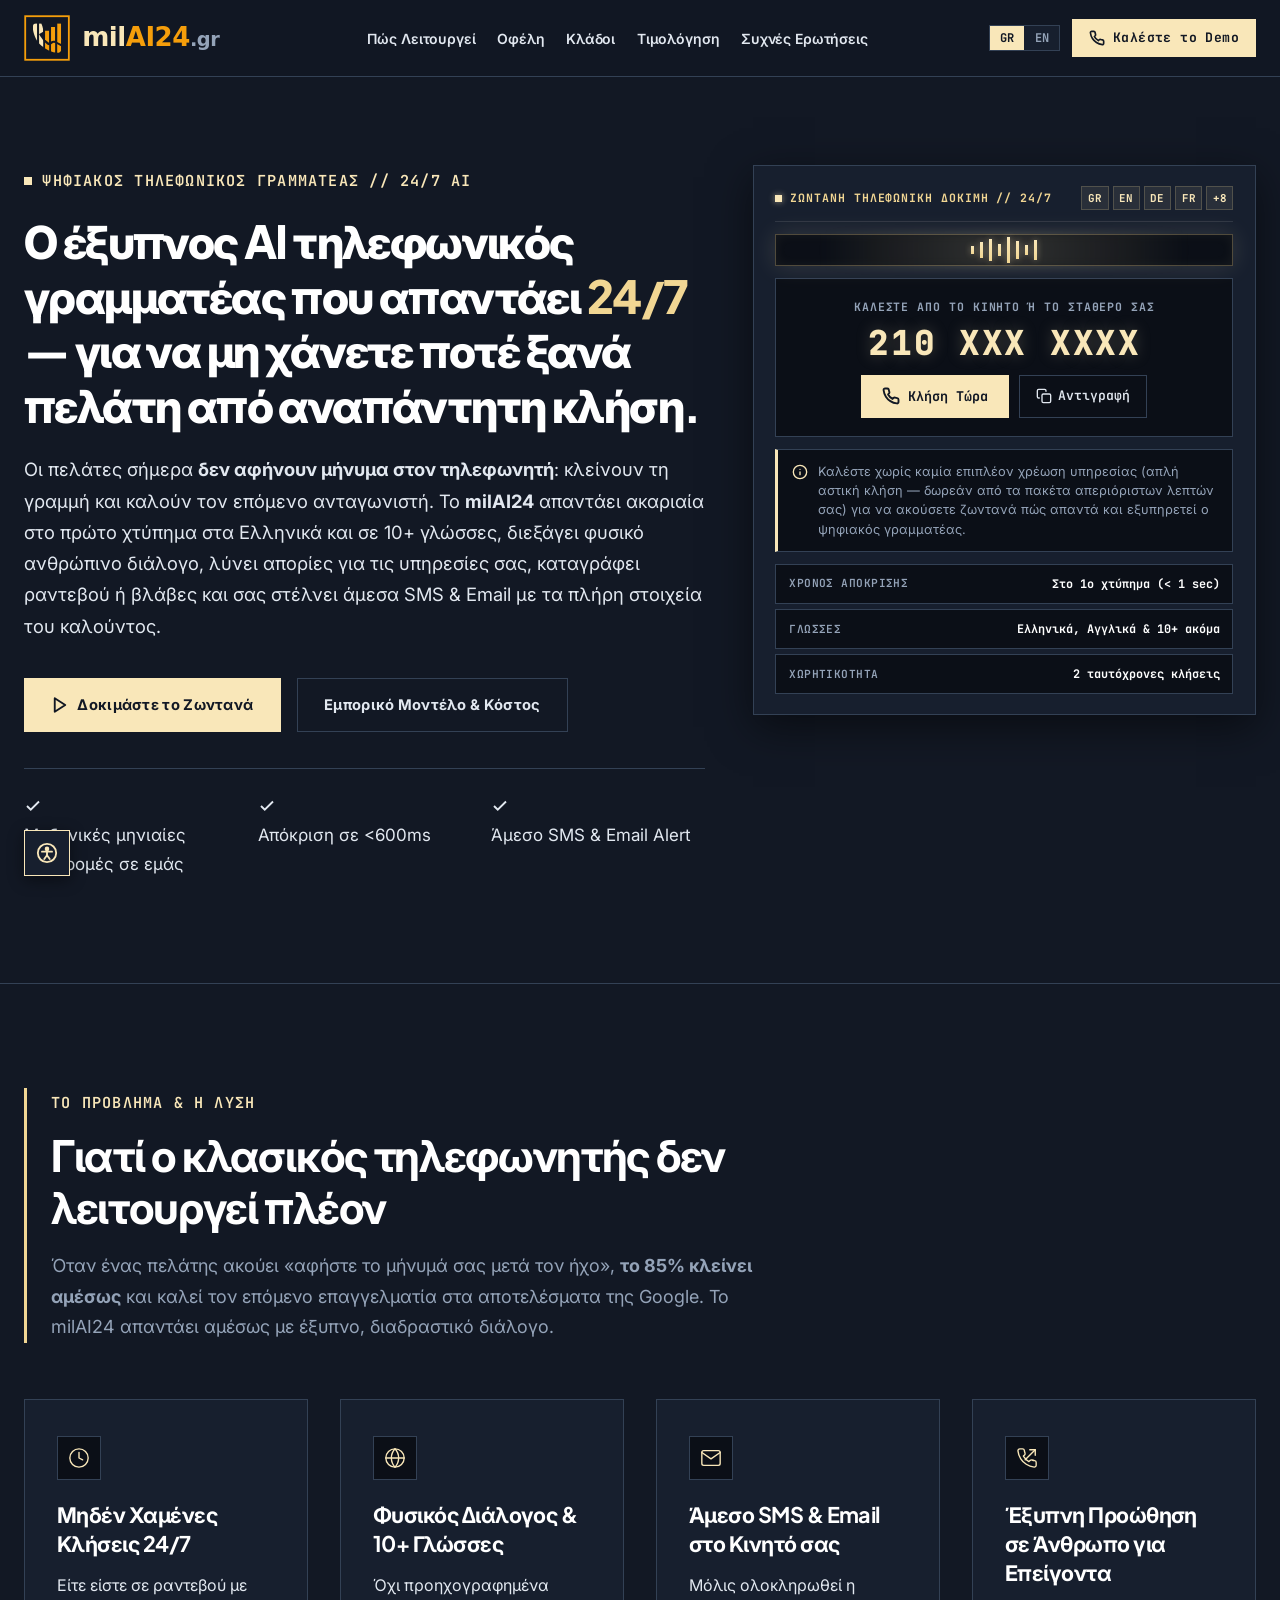
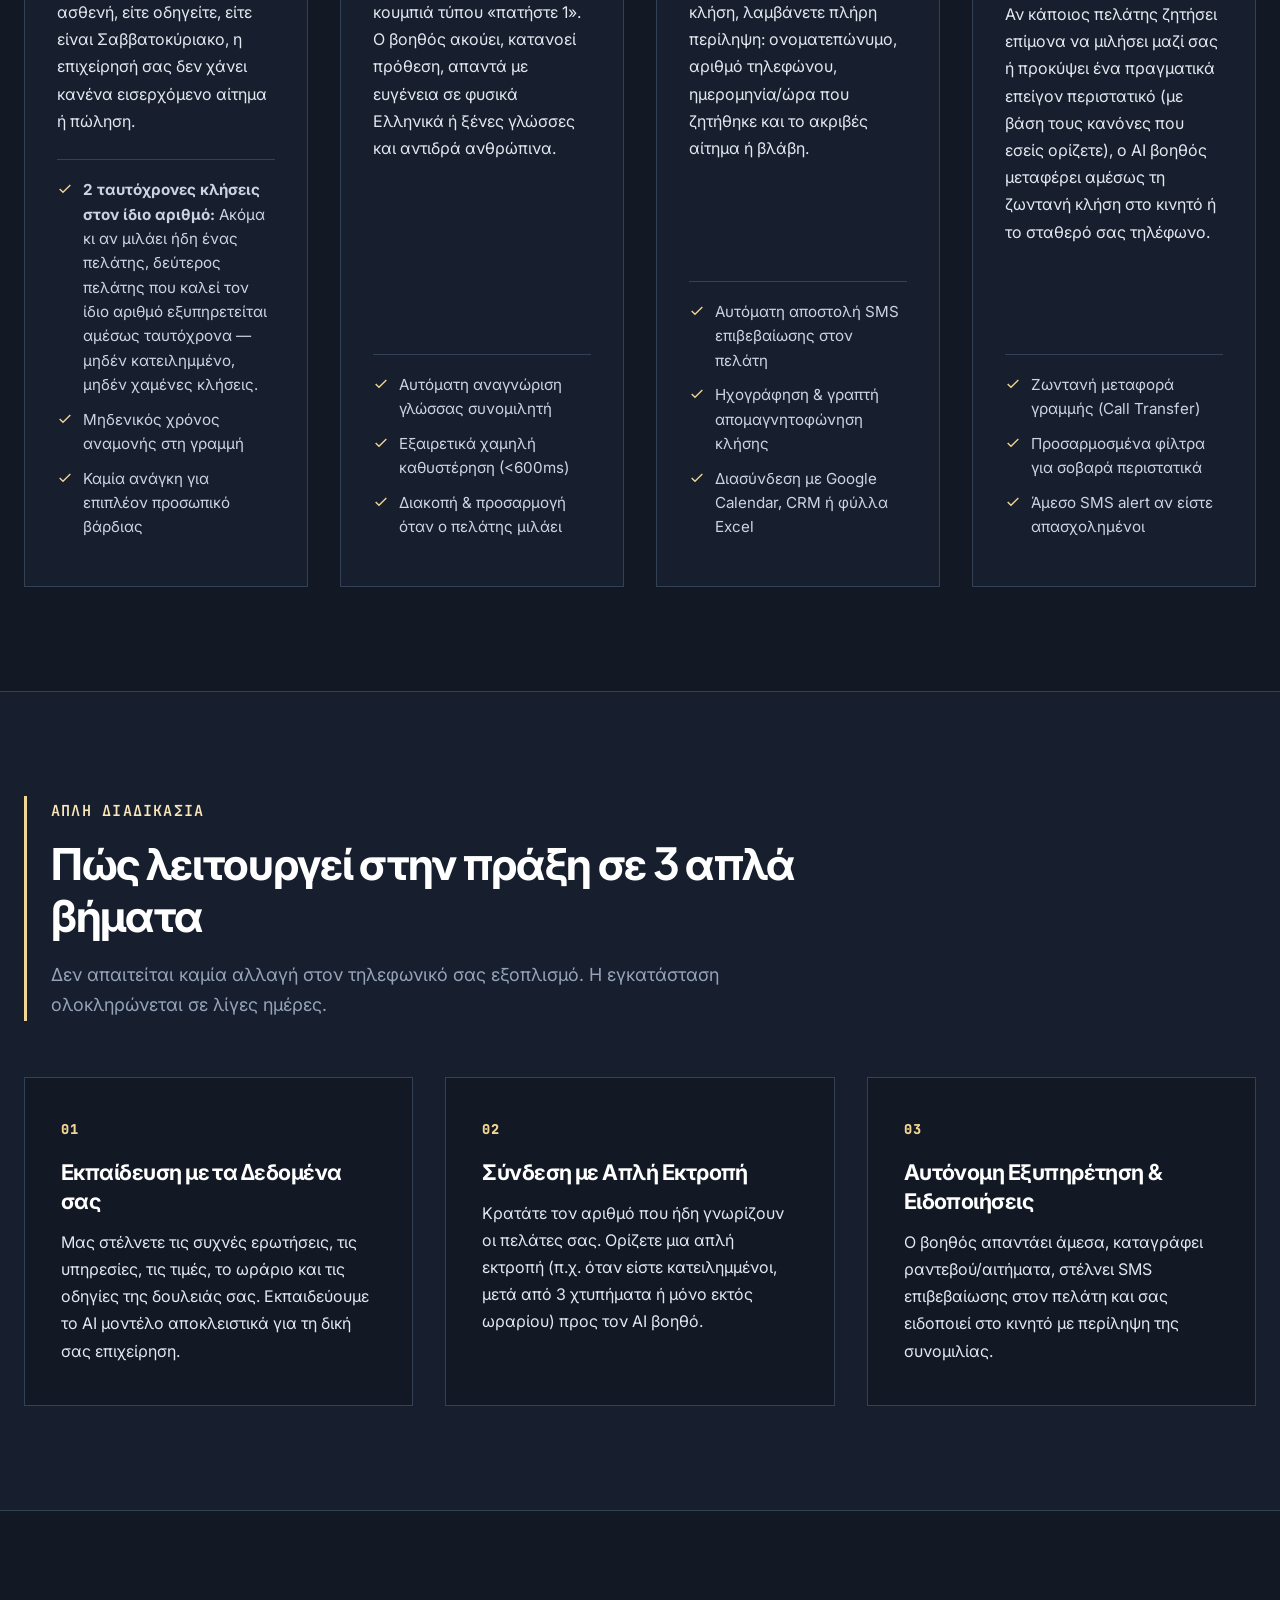
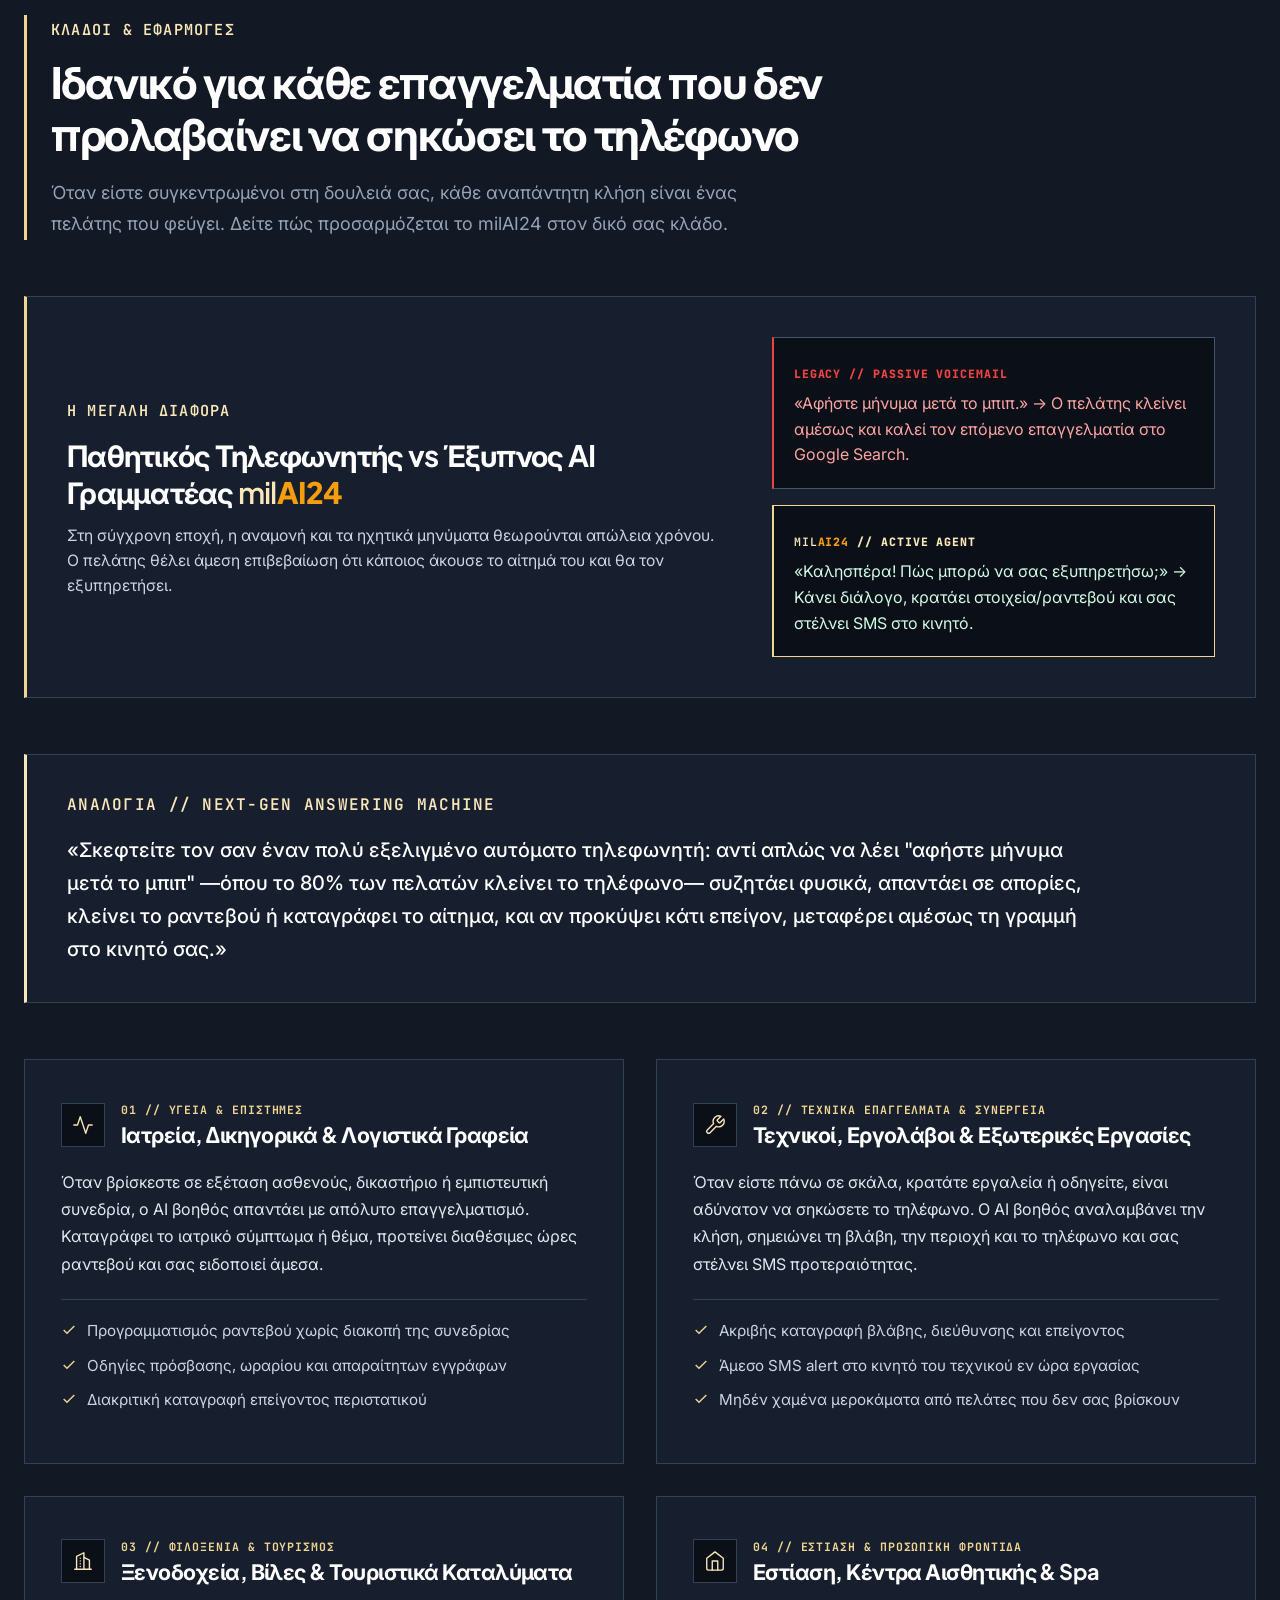
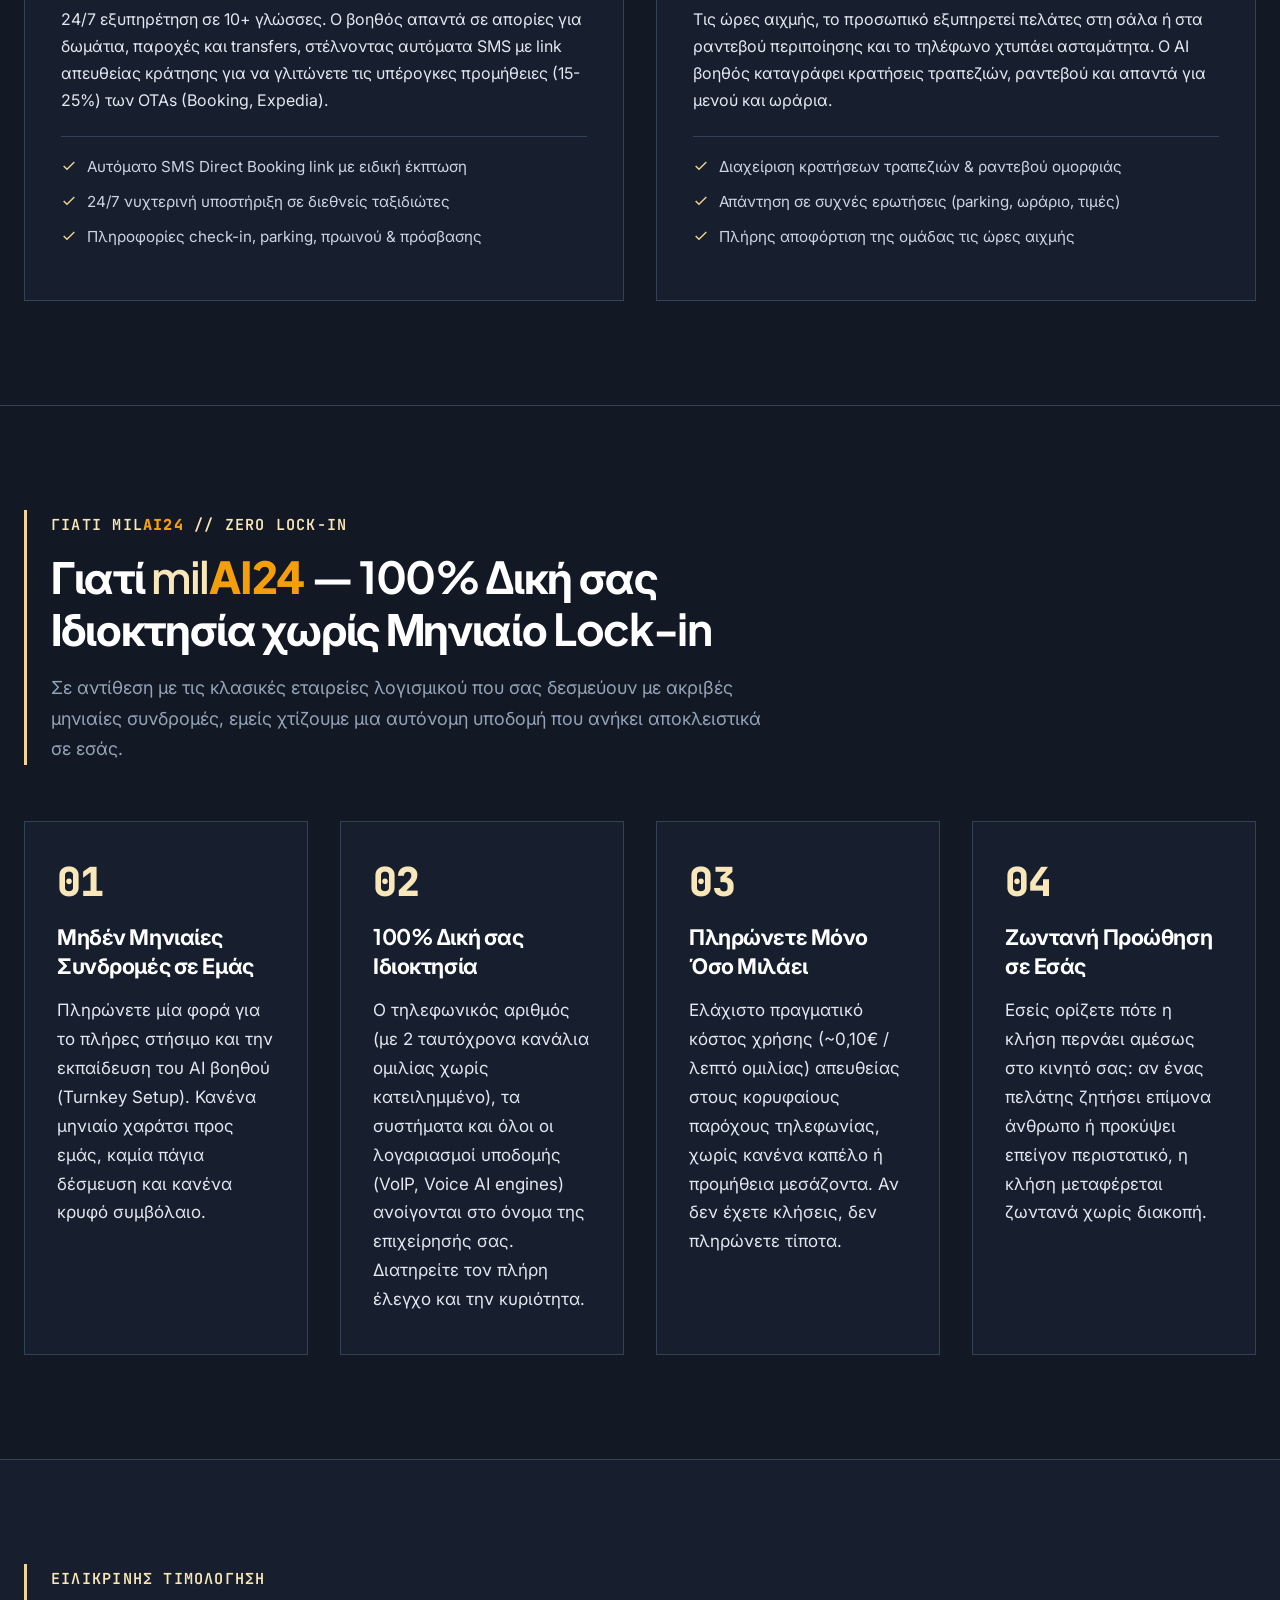
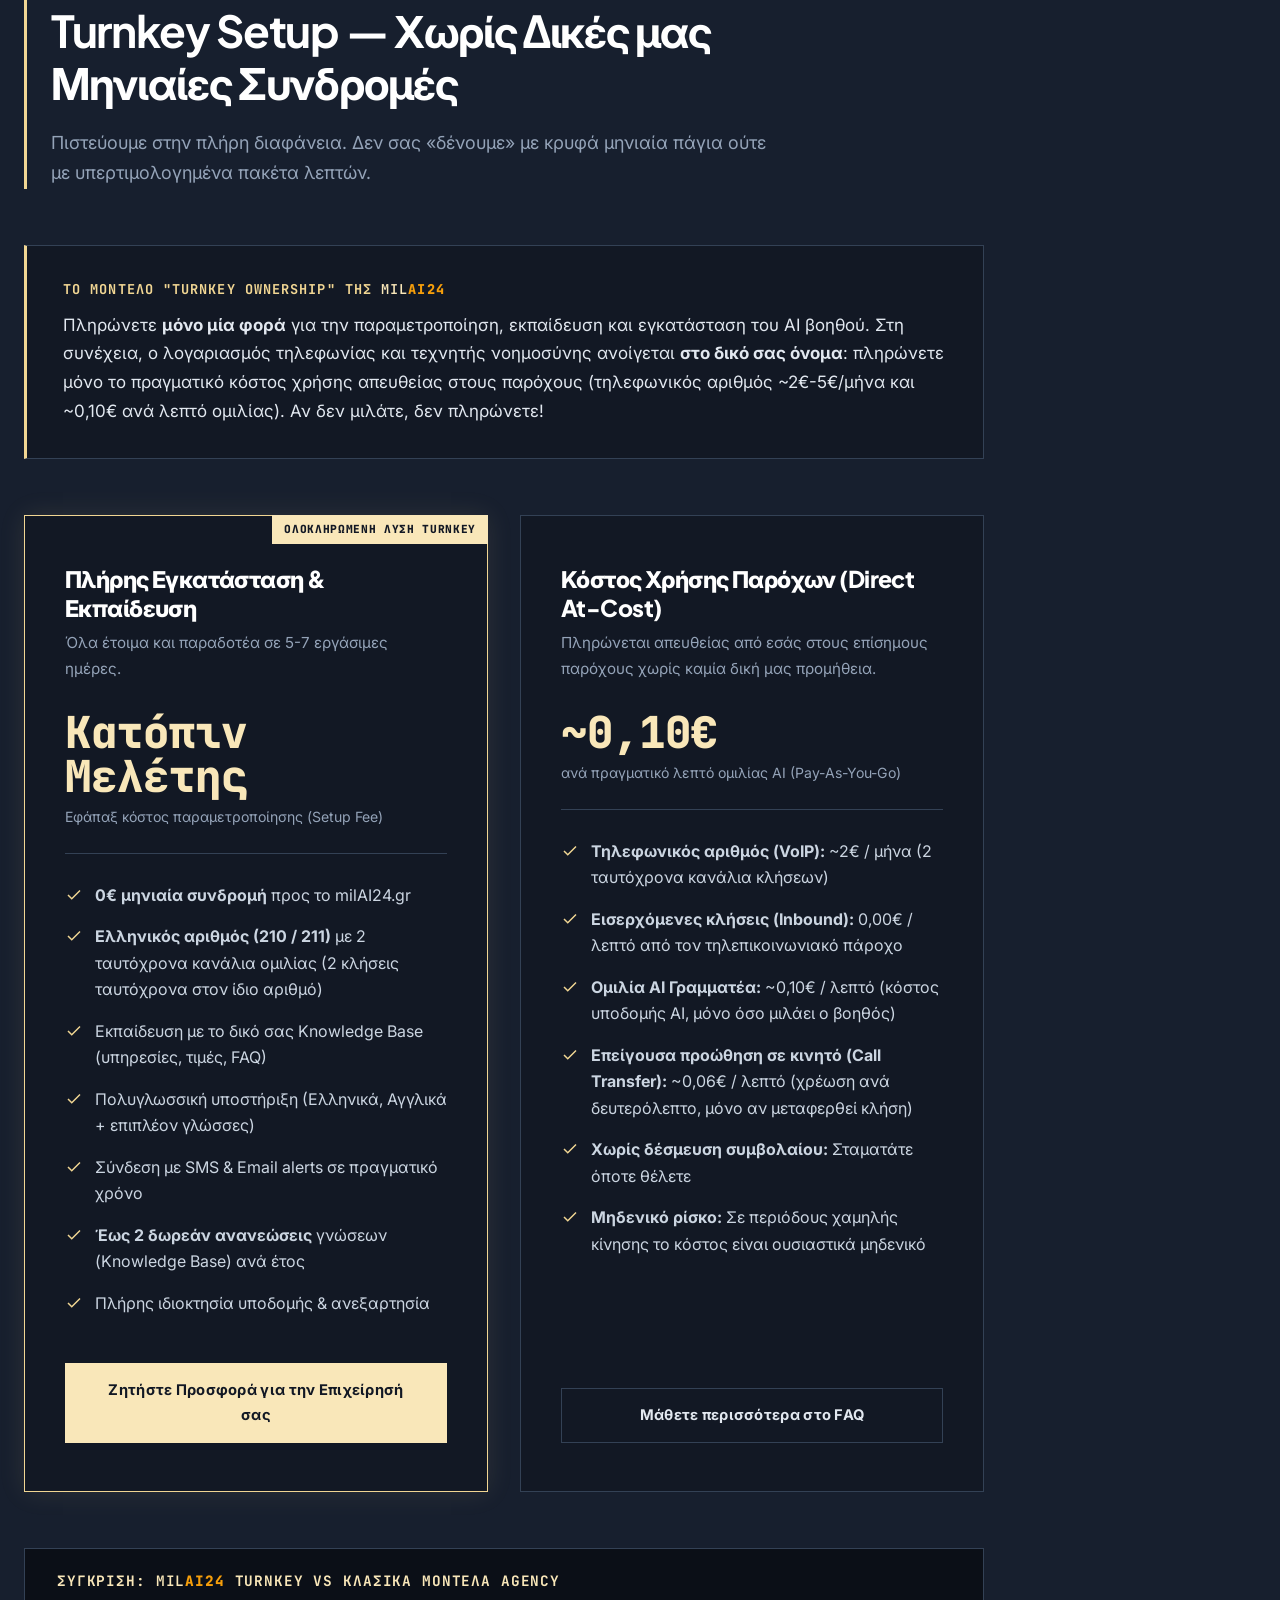
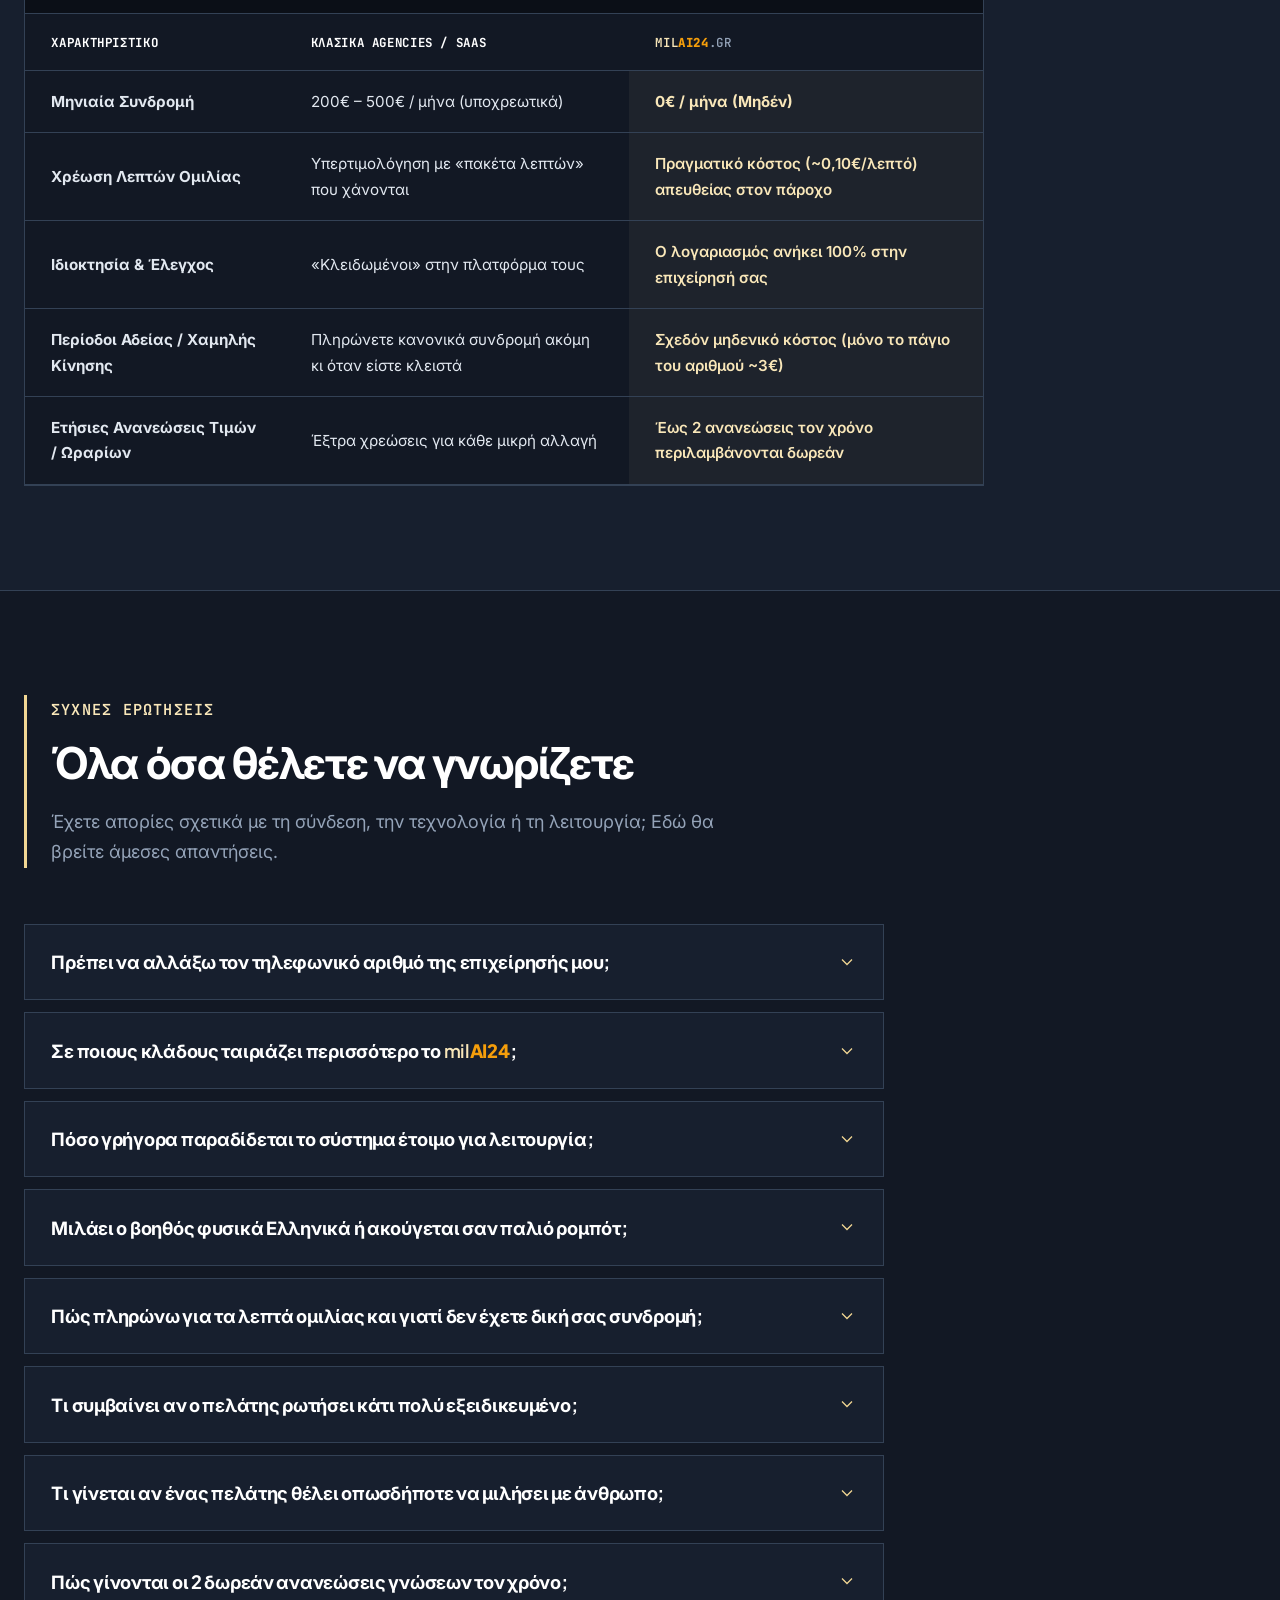
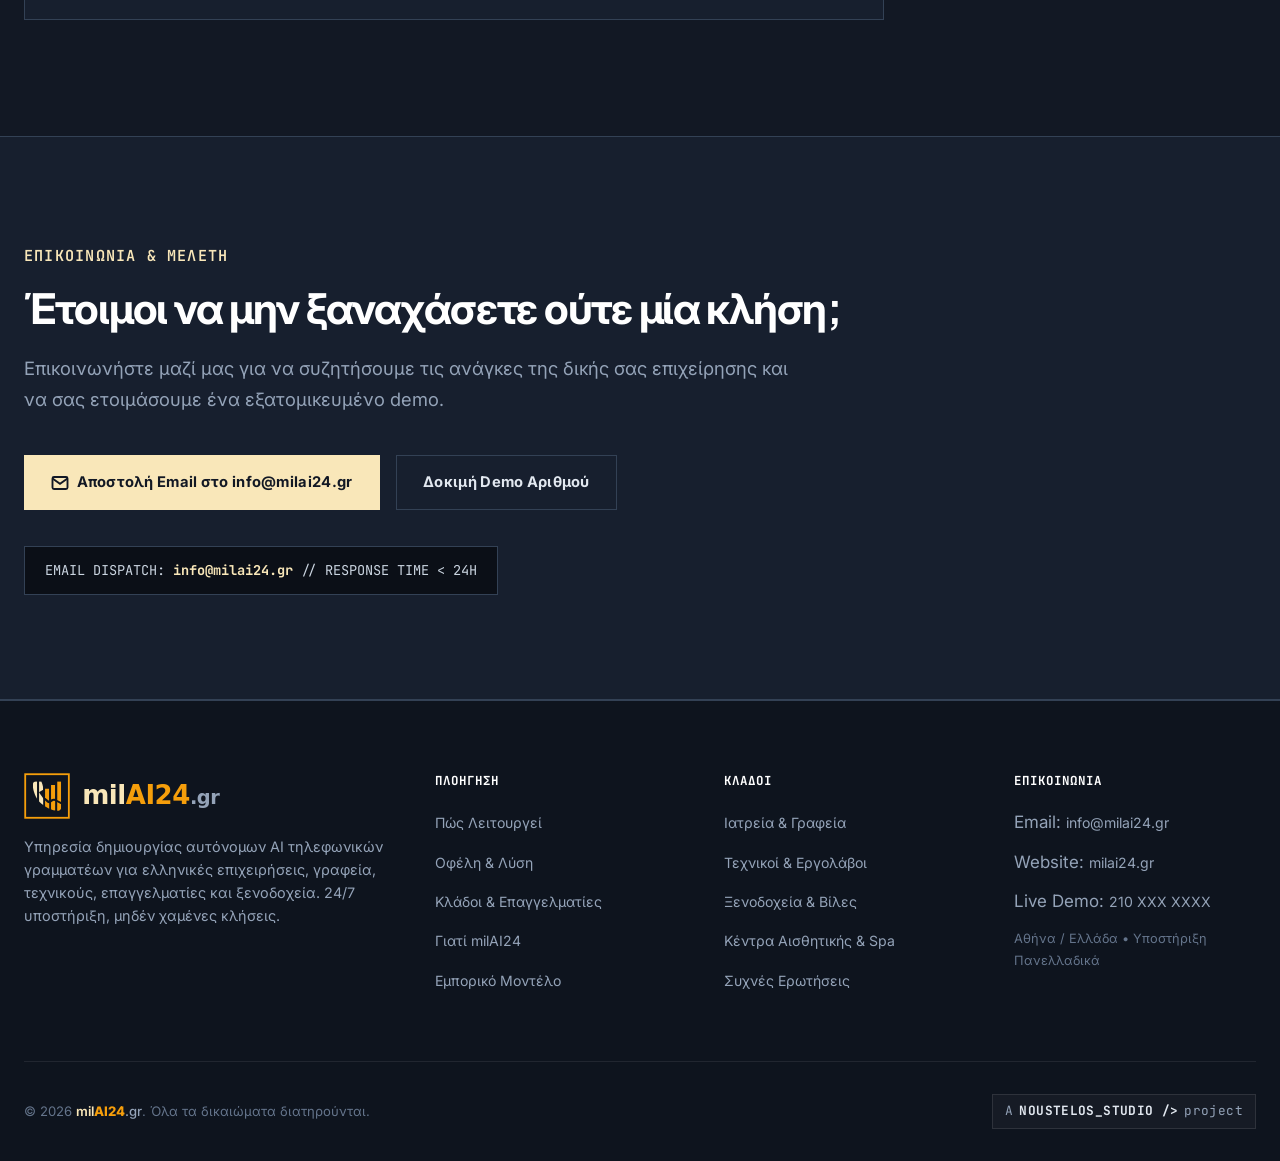
<file: index.html>
<!DOCTYPE html>
<html lang="el">
<head>
  <meta charset="UTF-8">
  <meta name="viewport" content="width=device-width, initial-scale=1.0">
  
  <!-- Primary Meta Tags -->
  <title>milAI24.gr | Έξυπνος AI Τηλεφωνικός Γραμματέας 24/7 για Επιχειρήσεις & Επαγγελματίες</title>
  <meta name="title" content="milAI24.gr | Έξυπνος AI Τηλεφωνικός Γραμματέας 24/7 για Επιχειρήσεις & Επαγγελματίες">
  <meta name="description" content="Έξυπνος AI τηλεφωνικός γραμματέας 24/7 για ιατρεία, τεχνικούς, γραφεία, ξενοδοχεία και τοπικές επιχειρήσεις. Μηδέν χαμένες κλήσεις: φυσικός διάλογος, καταγραφή ραντεβού, άμεσα SMS/Email alerts. Χωρίς δικές μας μηνιαίες συνδρομές.">
  <meta name="keywords" content="Voice AI, AI τηλεφωνικός γραμματέας, ψηφιακός γραμματέας, AI γραμματεία ιατρείου, AI τηλεφωνητής τεχνικών, 24/7 τηλεφωνική εξυπηρέτηση, Voice AI Ελλάδα, milAI24">
  <meta name="author" content="milAI24.gr">
  <meta name="robots" content="index, follow">
  <link rel="canonical" href="https://milai24.gr/">

  <!-- Hreflang Tags (Multilingual SEO) -->
  <link rel="alternate" hreflang="el" href="https://milai24.gr/">
  <link rel="alternate" hreflang="en" href="https://milai24.gr/en/">
  <link rel="alternate" hreflang="x-default" href="https://milai24.gr/">

  <!-- LLM Context & Agent Discovery (llmstxt.org) -->
  <link rel="alternate" type="text/plain" title="LLM Context" href="/llms.txt">

  <!-- Open Graph / Facebook -->
  <meta property="og:type" content="website">
  <meta property="og:url" content="https://milai24.gr/">
  <meta property="og:title" content="milAI24.gr — Έξυπνος AI Τηλεφωνικός Γραμματέας 24/7">
  <meta property="og:description" content="Οι πελάτες δεν αφήνουν μήνυμα στον τηλεφωνητή — παίρνουν τον επόμενο. Το milAI24 απαντάει άμεσα 24/7, κάνει κανονικό διάλογο και σας στέλνει SMS/Email με τα στοιχεία του πελάτη.">
  <meta property="og:image" content="https://milai24.gr/assets/og-image.svg?v=2.4.1">
  <meta property="og:locale" content="el_GR">
  <meta property="og:locale:alternate" content="en_US">

  <!-- Twitter Card -->
  <meta property="twitter:card" content="summary_large_image">
  <meta property="twitter:url" content="https://milai24.gr/">
  <meta property="twitter:title" content="milAI24.gr — AI Τηλεφωνικός Γραμματέας για κάθε Επαγγελματία">
  <meta property="twitter:description" content="Μηδέν χαμένες κλήσεις σε ώρες αιχμής ή εκτός ωραρίου. Turnkey setup, 0€ δικές μας μηνιαίες συνδρομές, απόκριση σε <600ms.">
  <meta property="twitter:image" content="https://milai24.gr/assets/og-image.svg?v=2.4.1">

  <!-- Favicon & App Icons -->
  <link rel="icon" type="image/svg+xml" href="assets/favicon.svg?v=2.4.1">
  <meta name="theme-color" content="#121824">

  <!-- Google Fonts: Plus Jakarta Sans, Inter & JetBrains Mono -->
  <link rel="preconnect" href="https://fonts.googleapis.com">
  <link rel="preconnect" href="https://fonts.gstatic.com" crossorigin>
  <link href="https://fonts.googleapis.com/css2?family=Inter:wght@400;500;600;700&family=JetBrains+Mono:wght@400;500;600;700;800&family=Plus+Jakarta+Sans:wght@600;700;800&display=swap" rel="stylesheet">

  <!-- Stylesheet -->
  <link rel="stylesheet" href="css/styles.css?v=2.4.1">

  <!-- Structured Data (JSON-LD) for SEO -->
  <script type="application/ld+json">
  {
    "@context": "https://schema.org",
    "@type": "SoftwareApplication",
    "name": "milAI24",
    "applicationCategory": "BusinessApplication",
    "operatingSystem": "All",
    "offers": {
      "@type": "Offer",
      "price": "0",
      "priceCurrency": "EUR",
      "description": "Turnkey AI Voice Assistant Setup for Greek businesses & professionals. Zero monthly subscriptions to milAI24."
    },
    "description": "Αυτόνομος AI τηλεφωνικός γραμματέας για επιχειρήσεις και ελεύθερους επαγγελματίες. Απαντάει 24/7 σε φυσικά Ελληνικά και ξένες γλώσσες, καταγράφει ραντεβού και αιτήματα.",
    "publisher": {
      "@type": "Organization",
      "name": "milAI24.gr",
      "url": "https://milai24.gr",
      "logo": "https://milai24.gr/assets/logo.svg?v=2.4.1",
      "email": "info@milai24.gr"
    }
  }
  </script>
</head>
<body>

  <!-- ========================================================================
       1. Header / Navigation
       ======================================================================== -->
  <header class="site-header">
    <div class="container nav-container">
      <a href="#hero" class="brand-logo" aria-label="milAI24.gr Αρχική">
        <img src="assets/logo.svg?v=2.4.1" alt="milAI24.gr Logo" width="223" height="46">
      </a>

      <nav aria-label="Κεντρικό Μενού">
        <ul class="nav-links">
          <li><a href="#how-it-works" class="nav-link">Πώς Λειτουργεί</a></li>
          <li><a href="#benefits" class="nav-link">Οφέλη</a></li>
          <li><a href="#industries" class="nav-link">Κλάδοι</a></li>
          <li><a href="#pricing" class="nav-link">Τιμολόγηση</a></li>
          <li><a href="#faq" class="nav-link">Συχνές Ερωτήσεις</a></li>
        </ul>
      </nav>

      <div class="nav-actions">
        <!-- Language Switcher -->
        <div class="lang-switcher" aria-label="Επιλογή γλώσσας / Language Selection">
          <span class="lang-btn active" title="Ελληνική Έκδοση">GR</span>
          <span class="lang-divider">|</span>
          <a href="en/" class="lang-btn" title="Switch to English">EN</a>
        </div>

        <div class="nav-cta">
          <a href="#demo" class="btn btn-primary btn-sm">
            <svg width="16" height="16" viewBox="0 0 24 24" fill="none" stroke="currentColor" stroke-width="2.5" stroke-linecap="round" stroke-linejoin="round">
              <path d="M22 16.92v3a2 2 0 0 1-2.18 2 19.79 19.79 0 0 1-8.63-3.07 19.5 19.5 0 0 1-6-6 19.79 19.79 0 0 1-3.07-8.67A2 2 0 0 1 4.11 2h3a2 2 0 0 1 2 1.72 12.84 12.84 0 0 0 .7 2.81 2 2 0 0 1-.45 2.11L8.09 9.91a16 16 0 0 0 6 6l1.27-1.27a2 2 0 0 1 2.11-.45 12.84 12.84 0 0 0 2.81.7A2 2 0 0 1 22 16.92z"></path>
            </svg>
            Καλέστε το Demo
          </a>
        </div>

        <!-- Mobile Hamburger Button -->
        <button class="mobile-toggle" aria-label="Άνοιγμα μενού πλοήγησης" aria-expanded="false">
          <svg viewBox="0 0 24 24" fill="none" stroke="currentColor" stroke-width="2" stroke-linecap="round" stroke-linejoin="round">
            <line x1="3" y1="12" x2="21" y2="12"></line>
            <line x1="3" y1="6" x2="21" y2="6"></line>
            <line x1="3" y1="18" x2="21" y2="18"></line>
          </svg>
        </button>
      </div>
    </div>
  </header>

  <main>
    <!-- ======================================================================
         2. Hero Section & Live Demo Box
         ====================================================================== -->
    <section class="hero-section" id="hero">
      <div class="container">
        <div class="hero-grid">
          
          <!-- Hero Left Column: Copy & Actions -->
          <div class="hero-content">
            <div class="hero-badge-tag">
              <span class="square-dot"></span>
              ΨΗΦΙΑΚΟΣ ΤΗΛΕΦΩΝΙΚΟΣ ΓΡΑΜΜΑΤΕΑΣ // 24/7 AI
            </div>

            <h1 class="hero-title">
              Ο έξυπνος AI τηλεφωνικός γραμματέας που απαντάει <span class="text-accent">24/7</span> — για να μη χάνετε ποτέ ξανά πελάτη από αναπάντητη κλήση.
            </h1>

            <p class="hero-subtitle">
              Οι πελάτες σήμερα <strong>δεν αφήνουν μήνυμα στον τηλεφωνητή</strong>: κλείνουν τη γραμμή και καλούν τον επόμενο ανταγωνιστή. Το <strong>milAI24</strong> απαντάει ακαριαία στο πρώτο χτύπημα στα Ελληνικά και σε 10+ γλώσσες, διεξάγει φυσικό ανθρώπινο διάλογο, λύνει απορίες για τις υπηρεσίες σας, καταγράφει ραντεβού ή βλάβες και σας στέλνει άμεσα SMS &amp; Email με τα πλήρη στοιχεία του καλούντος.
            </p>

            <div class="hero-actions">
              <a href="#demo" class="btn btn-primary">
                <svg width="18" height="18" viewBox="0 0 24 24" fill="none" stroke="currentColor" stroke-width="2.5" stroke-linecap="round" stroke-linejoin="round">
                  <polygon points="5 3 19 12 5 21 5 3"></polygon>
                </svg>
                Δοκιμάστε το Ζωντανά
              </a>
              <a href="#pricing" class="btn btn-secondary">
                Εμπορικό Μοντέλο &amp; Κόστος
              </a>
            </div>

            <div class="hero-highlights">
              <div class="highlight-item">
                <svg width="18" height="18" viewBox="0 0 24 24" fill="none" stroke="currentColor" stroke-width="2.5">
                  <path d="M20 6L9 17l-5-5"/>
                </svg>
                <span>Μηδενικές μηνιαίες συνδρομές σε εμάς</span>
              </div>
              <div class="highlight-item">
                <svg width="18" height="18" viewBox="0 0 24 24" fill="none" stroke="currentColor" stroke-width="2.5">
                  <path d="M20 6L9 17l-5-5"/>
                </svg>
                <span>Απόκριση σε &lt;600ms</span>
              </div>
              <div class="highlight-item">
                <svg width="18" height="18" viewBox="0 0 24 24" fill="none" stroke="currentColor" stroke-width="2.5">
                  <path d="M20 6L9 17l-5-5"/>
                </svg>
                <span>Άμεσο SMS &amp; Email Alert</span>
              </div>
            </div>
          </div>

          <!-- Hero Right Column: Live Phone Call Card -->
          <div class="hero-demo-wrap hero-demo" id="demo">
            <div class="demo-card">
              <div class="demo-header">
                <div class="demo-live-status">
                  <span class="live-square"></span>
                  <span id="demo-status-text">ΖΩΝΤΑΝΗ ΤΗΛΕΦΩΝΙΚΗ ΔΟΚΙΜΗ // 24/7</span>
                </div>
                <div class="demo-lang-tags">
                  <span class="lang-pill">GR</span>
                  <span class="lang-pill">EN</span>
                  <span class="lang-pill">DE</span>
                  <span class="lang-pill">FR</span>
                  <span class="lang-pill">+8</span>
                </div>
              </div>

              <!-- Animated Soundwave -->
              <div class="soundwave-visualizer" aria-hidden="true">
                <div class="wave-bar"></div>
                <div class="wave-bar"></div>
                <div class="wave-bar"></div>
                <div class="wave-bar"></div>
                <div class="wave-bar"></div>
                <div class="wave-bar"></div>
                <div class="wave-bar"></div>
                <div class="wave-bar"></div>
              </div>

              <!-- Phone Call Box -->
              <div class="demo-phone-box">
                <div class="demo-phone-label">ΚΑΛΕΣΤΕ ΑΠΟ ΤΟ ΚΙΝΗΤΟ Ή ΤΟ ΣΤΑΘΕΡΟ ΣΑΣ</div>
                <div class="demo-phone-number cfg-demo-phone">210 XXX XXXX</div>
                <div class="demo-phone-actions">
                  <a href="tel:+30210XXXXXXX" class="demo-call-btn cfg-demo-tel-link" id="demo-call-btn">
                    <svg width="18" height="18" viewBox="0 0 24 24" fill="none" stroke="currentColor" stroke-width="2.5" stroke-linecap="round" stroke-linejoin="round">
                      <path d="M22 16.92v3a2 2 0 0 1-2.18 2 19.79 19.79 0 0 1-8.63-3.07 19.5 19.5 0 0 1-6-6 19.79 19.79 0 0 1-3.07-8.67A2 2 0 0 1 4.11 2h3a2 2 0 0 1 2 1.72 12.84 12.84 0 0 0 .7 2.81 2 2 0 0 1-.45 2.11L8.09 9.91a16 16 0 0 0 6 6l1.27-1.27a2 2 0 0 1 2.11-.45 12.84 12.84 0 0 0 2.81.7A2 2 0 0 1 22 16.92z"></path>
                    </svg>
                    Κλήση Τώρα
                  </a>
                  <button type="button" class="demo-copy-btn" id="demo-copy-btn" aria-label="Αντιγραφή αριθμού">
                    <svg width="16" height="16" viewBox="0 0 24 24" fill="none" stroke="currentColor" stroke-width="2" stroke-linecap="round" stroke-linejoin="round">
                      <rect x="9" y="9" width="13" height="13" rx="2" ry="2"></rect>
                      <path d="M5 15H4a2 2 0 0 1-2-2V4a2 2 0 0 1 2-2h9a2 2 0 0 1 2 2v1"></path>
                    </svg>
                    Αντιγραφή
                  </button>
                </div>
              </div>

              <!-- Zero-Cost Call Note -->
              <div class="demo-cost-note">
                <svg width="16" height="16" viewBox="0 0 24 24" fill="none" stroke="currentColor" stroke-width="2" stroke-linecap="round" stroke-linejoin="round" aria-hidden="true">
                  <circle cx="12" cy="12" r="10"></circle>
                  <line x1="12" y1="16" x2="12" y2="12"></line>
                  <line x1="12" y1="8" x2="12.01" y2="8"></line>
                </svg>
                <span>Καλέστε χωρίς καμία επιπλέον χρέωση υπηρεσίας (απλή αστική κλήση — δωρεάν από τα πακέτα απεριόριστων λεπτών σας) για να ακούσετε ζωντανά πώς απαντά και εξυπηρετεί ο ψηφιακός γραμματέας.</span>
              </div>

              <!-- 3 Minimal Technical Specs -->
              <div class="demo-specs-grid">
                <div class="demo-spec-item">
                  <span class="spec-label">ΧΡΟΝΟΣ ΑΠΟΚΡΙΣΗΣ</span>
                  <span class="spec-value">Στο 1ο χτύπημα (&lt; 1 sec)</span>
                </div>
                <div class="demo-spec-item">
                  <span class="spec-label">ΓΛΩΣΣΕΣ</span>
                  <span class="spec-value">Ελληνικά, Αγγλικά &amp; 10+ ακόμα</span>
                </div>
                <div class="demo-spec-item">
                  <span class="spec-label">ΧΩΡΗΤΙΚΟΤΗΤΑ</span>
                  <span class="spec-value">2 ταυτόχρονες κλήσεις</span>
                </div>
              </div>

            </div>
          </div>

        </div>
      </div>
    </section>

    <!-- ======================================================================
         3. The Problem & The Solution (3 Cards)
         ====================================================================== -->
    <section class="section-problem-solution" id="benefits">
      <span id="problem-solution" style="position: absolute; opacity: 0; pointer-events: none;"></span>
      <span id="features" style="position: absolute; opacity: 0; pointer-events: none;"></span>
      <div class="container">
        <div class="section-header">
          <span class="section-tag">Το Πρόβλημα &amp; Η Λύση</span>
          <h2 class="section-title">Γιατί ο κλασικός τηλεφωνητής δεν λειτουργεί πλέον</h2>
          <p class="section-subtitle">
            Όταν ένας πελάτης ακούει «αφήστε το μήνυμά σας μετά τον ήχο», <strong>το 85% κλείνει αμέσως</strong> και καλεί τον επόμενο επαγγελματία στα αποτελέσματα της Google. Το milAI24 απαντάει αμέσως με έξυπνο, διαδραστικό διάλογο.
          </p>
        </div>

        <div class="cards-grid-4">
          <!-- Card 1 -->
          <div class="feature-card">
            <div class="card-icon">
              <svg viewBox="0 0 24 24" fill="none" stroke="currentColor" stroke-width="2" stroke-linecap="round" stroke-linejoin="round">
                <circle cx="12" cy="12" r="10"></circle>
                <polyline points="12 6 12 12 16 14"></polyline>
              </svg>
            </div>
            <h3 class="card-title">Μηδέν Χαμένες Κλήσεις 24/7</h3>
            <p class="card-text">
              Είτε είστε σε ραντεβού με ασθενή, είτε οδηγείτε, είτε είναι Σαββατοκύριακο, η επιχείρησή σας δεν χάνει κανένα εισερχόμενο αίτημα ή πώληση.
            </p>
            <ul class="card-list">
              <li>
                <svg width="16" height="16" viewBox="0 0 24 24" fill="none" stroke="currentColor" stroke-width="2.5"><polyline points="20 6 9 17 4 12"></polyline></svg>
                <span><strong>2 ταυτόχρονες κλήσεις στον ίδιο αριθμό:</strong> Ακόμα κι αν μιλάει ήδη ένας πελάτης, δεύτερος πελάτης που καλεί τον ίδιο αριθμό εξυπηρετείται αμέσως ταυτόχρονα — μηδέν κατειλημμένο, μηδέν χαμένες κλήσεις.</span>
              </li>
              <li>
                <svg width="16" height="16" viewBox="0 0 24 24" fill="none" stroke="currentColor" stroke-width="2.5"><polyline points="20 6 9 17 4 12"></polyline></svg>
                <span>Μηδενικός χρόνος αναμονής στη γραμμή</span>
              </li>
              <li>
                <svg width="16" height="16" viewBox="0 0 24 24" fill="none" stroke="currentColor" stroke-width="2.5"><polyline points="20 6 9 17 4 12"></polyline></svg>
                <span>Καμία ανάγκη για επιπλέον προσωπικό βάρδιας</span>
              </li>
            </ul>
          </div>

          <!-- Card 2 -->
          <div class="feature-card">
            <div class="card-icon">
              <svg viewBox="0 0 24 24" fill="none" stroke="currentColor" stroke-width="2" stroke-linecap="round" stroke-linejoin="round">
                <circle cx="12" cy="12" r="10"></circle>
                <line x1="2" y1="12" x2="22" y2="12"></line>
                <path d="M12 2a15.3 15.3 0 0 1 4 10 15.3 15.3 0 0 1-4 10 15.3 15.3 0 0 1-4-10 15.3 15.3 0 0 1 4-10z"></path>
              </svg>
            </div>
            <h3 class="card-title">Φυσικός Διάλογος &amp; 10+ Γλώσσες</h3>
            <p class="card-text">
              Όχι προηχογραφημένα κουμπιά τύπου «πατήστε 1». Ο βοηθός ακούει, κατανοεί πρόθεση, απαντά με ευγένεια σε φυσικά Ελληνικά ή ξένες γλώσσες και αντιδρά ανθρώπινα.
            </p>
            <ul class="card-list">
              <li>
                <svg width="16" height="16" viewBox="0 0 24 24" fill="none" stroke="currentColor" stroke-width="2.5"><polyline points="20 6 9 17 4 12"></polyline></svg>
                <span>Αυτόματη αναγνώριση γλώσσας συνομιλητή</span>
              </li>
              <li>
                <svg width="16" height="16" viewBox="0 0 24 24" fill="none" stroke="currentColor" stroke-width="2.5"><polyline points="20 6 9 17 4 12"></polyline></svg>
                <span>Εξαιρετικά χαμηλή καθυστέρηση (&lt;600ms)</span>
              </li>
              <li>
                <svg width="16" height="16" viewBox="0 0 24 24" fill="none" stroke="currentColor" stroke-width="2.5"><polyline points="20 6 9 17 4 12"></polyline></svg>
                <span>Διακοπή &amp; προσαρμογή όταν ο πελάτης μιλάει</span>
              </li>
            </ul>
          </div>

          <!-- Card 3 -->
          <div class="feature-card">
            <div class="card-icon">
              <svg viewBox="0 0 24 24" fill="none" stroke="currentColor" stroke-width="2" stroke-linecap="round" stroke-linejoin="round">
                <path d="M4 4h16c1.1 0 2 .9 2 2v12c0 1.1-.9 2-2 2H4c-1.1 0-2-.9-2-2V6c0-1.1.9-2 2-2z"></path>
                <polyline points="22,6 12,13 2,6"></polyline>
              </svg>
            </div>
            <h3 class="card-title">Άμεσο SMS &amp; Email στο Κινητό σας</h3>
            <p class="card-text">
              Μόλις ολοκληρωθεί η κλήση, λαμβάνετε πλήρη περίληψη: ονοματεπώνυμο, αριθμό τηλεφώνου, ημερομηνία/ώρα που ζητήθηκε και το ακριβές αίτημα ή βλάβη.
            </p>
            <ul class="card-list">
              <li>
                <svg width="16" height="16" viewBox="0 0 24 24" fill="none" stroke="currentColor" stroke-width="2.5"><polyline points="20 6 9 17 4 12"></polyline></svg>
                <span>Αυτόματη αποστολή SMS επιβεβαίωσης στον πελάτη</span>
              </li>
              <li>
                <svg width="16" height="16" viewBox="0 0 24 24" fill="none" stroke="currentColor" stroke-width="2.5"><polyline points="20 6 9 17 4 12"></polyline></svg>
                <span>Ηχογράφηση &amp; γραπτή απομαγνητοφώνηση κλήσης</span>
              </li>
              <li>
                <svg width="16" height="16" viewBox="0 0 24 24" fill="none" stroke="currentColor" stroke-width="2.5"><polyline points="20 6 9 17 4 12"></polyline></svg>
                <span>Διασύνδεση με Google Calendar, CRM ή φύλλα Excel</span>
              </li>
            </ul>
          </div>

          <!-- Card 4: Smart Call Transfer -->
          <div class="feature-card">
            <div class="card-icon">
              <svg viewBox="0 0 24 24" fill="none" stroke="currentColor" stroke-width="2" stroke-linecap="round" stroke-linejoin="round">
                <path d="M15 3h6v6"></path>
                <path d="M10 14L21 3"></path>
                <path d="M22 16.92v3a2 2 0 0 1-2.18 2 19.79 19.79 0 0 1-8.63-3.07 19.5 19.5 0 0 1-6-6 19.79 19.79 0 0 1-3.07-8.67A2 2 0 0 1 4.11 2h3a2 2 0 0 1 2 1.72 12.84 12.84 0 0 0 .7 2.81 2 2 0 0 1-.45 2.11L8.09 9.91a16 16 0 0 0 6 6l1.27-1.27a2 2 0 0 1 2.11-.45 12.84 12.84 0 0 0 2.81.7A2 2 0 0 1 22 16.92z"></path>
              </svg>
            </div>
            <h3 class="card-title">Έξυπνη Προώθηση σε Άνθρωπο για Επείγοντα</h3>
            <p class="card-text">
              Αν κάποιος πελάτης ζητήσει επίμονα να μιλήσει μαζί σας ή προκύψει ένα πραγματικά επείγον περιστατικό (με βάση τους κανόνες που εσείς ορίζετε), ο AI βοηθός μεταφέρει αμέσως τη ζωντανή κλήση στο κινητό ή το σταθερό σας τηλέφωνο.
            </p>
            <ul class="card-list">
              <li>
                <svg width="16" height="16" viewBox="0 0 24 24" fill="none" stroke="currentColor" stroke-width="2.5"><polyline points="20 6 9 17 4 12"></polyline></svg>
                <span>Ζωντανή μεταφορά γραμμής (Call Transfer)</span>
              </li>
              <li>
                <svg width="16" height="16" viewBox="0 0 24 24" fill="none" stroke="currentColor" stroke-width="2.5"><polyline points="20 6 9 17 4 12"></polyline></svg>
                <span>Προσαρμοσμένα φίλτρα για σοβαρά περιστατικά</span>
              </li>
              <li>
                <svg width="16" height="16" viewBox="0 0 24 24" fill="none" stroke="currentColor" stroke-width="2.5"><polyline points="20 6 9 17 4 12"></polyline></svg>
                <span>Άμεσο SMS alert αν είστε απασχολημένοι</span>
              </li>
            </ul>
          </div>
        </div>
      </div>
    </section>

    <!-- ======================================================================
         4. How It Works (Simple 3 Steps)
         ====================================================================== -->
    <section class="section-process" id="how-it-works">
      <div class="container">
        <div class="section-header">
          <span class="section-tag">Απλή Διαδικασία</span>
          <h2 class="section-title">Πώς λειτουργεί στην πράξη σε 3 απλά βήματα</h2>
          <p class="section-subtitle">
            Δεν απαιτείται καμία αλλαγή στον τηλεφωνικό σας εξοπλισμό. Η εγκατάσταση ολοκληρώνεται σε λίγες ημέρες.
          </p>
        </div>

        <div class="process-grid">
          <div class="process-card">
            <div class="process-step-num">01</div>
            <h3 class="process-title">Εκπαίδευση με τα Δεδομένα σας</h3>
            <p class="process-desc">
              Μας στέλνετε τις συχνές ερωτήσεις, τις υπηρεσίες, τις τιμές, το ωράριο και τις οδηγίες της δουλειάς σας. Εκπαιδεύουμε το AI μοντέλο αποκλειστικά για τη δική σας επιχείρηση.
            </p>
          </div>

          <div class="process-card">
            <div class="process-step-num">02</div>
            <h3 class="process-title">Σύνδεση με Απλή Εκτροπή</h3>
            <p class="process-desc">
              Κρατάτε τον αριθμό που ήδη γνωρίζουν οι πελάτες σας. Ορίζετε μια απλή εκτροπή (π.χ. όταν είστε κατειλημμένοι, μετά από 3 χτυπήματα ή μόνο εκτός ωραρίου) προς τον AI βοηθό.
            </p>
          </div>

          <div class="process-card">
            <div class="process-step-num">03</div>
            <h3 class="process-title">Αυτόνομη Εξυπηρέτηση &amp; Ειδοποιήσεις</h3>
            <p class="process-desc">
              Ο βοηθός απαντάει άμεσα, καταγράφει ραντεβού/αιτήματα, στέλνει SMS επιβεβαίωσης στον πελάτη και σας ειδοποιεί στο κινητό με περίληψη της συνομιλίας.
            </p>
          </div>
        </div>
      </div>
    </section>

    <!-- ======================================================================
         5. Dynamic Industry Section (Replaced Exclusive Hotel Section)
         ====================================================================== -->
    <section class="section-industries" id="industries">
      <div class="container">
        <div class="section-header">
          <span class="section-tag">Κλάδοι &amp; Εφαρμογές</span>
          <h2 class="section-title">Ιδανικό για κάθε επαγγελματία που δεν προλαβαίνει να σηκώσει το τηλέφωνο</h2>
          <p class="section-subtitle">
            Όταν είστε συγκεντρωμένοι στη δουλειά σας, κάθε αναπάντητη κλήση είναι ένας πελάτης που φεύγει. Δείτε πώς προσαρμόζεται το milAI24 στον δικό σας κλάδο.
          </p>
        </div>

        <!-- Answering Machine vs milAI24 Callout -->
        <div class="answering-machine-comparison">
          <div class="answering-machine-grid">
            <div>
              <span class="section-tag">
                Η Μεγάλη Διαφορά
              </span>
              <h3 style="color: #FFFFFF; font-size: 1.85rem; margin-bottom: 0.75rem;">
                Παθητικός Τηλεφωνητής vs Έξυπνος AI Γραμματέας <span class="brand-mil">mil</span><span class="brand-ai24">AI24</span>
              </h3>
              <p style="color: #CBD5E1; font-size: 0.98rem; line-height: 1.6;">
                Στη σύγχρονη εποχή, η αναμονή και τα ηχητικά μηνύματα θεωρούνται απώλεια χρόνου. Ο πελάτης θέλει άμεση επιβεβαίωση ότι κάποιος άκουσε το αίτημά του και θα τον εξυπηρετήσει.
              </p>
            </div>
            
            <div style="display: flex; flex-direction: column; gap: 1rem;">
              <div class="comparison-col-bad">
                <span class="status-badge bad">LEGACY // PASSIVE VOICEMAIL</span>
                <p class="comparison-text" style="color: #FCA5A5;">
                  «Αφήστε μήνυμα μετά το μπιπ.» &rarr; Ο πελάτης κλείνει αμέσως και καλεί τον επόμενο επαγγελματία στο Google Search.
                </p>
              </div>

              <div class="comparison-col-good">
                <span class="status-badge good"><span class="brand-mil">mil</span><span class="brand-ai24">AI24</span> // ACTIVE AGENT</span>
                <p class="comparison-text" style="color: #D1FAE5;">
                  «Καλησπέρα! Πώς μπορώ να σας εξυπηρετήσω;» &rarr; Κάνει διάλογο, κρατάει στοιχεία/ραντεβού και σας στέλνει SMS στο κινητό.
                </p>
              </div>
            </div>
          </div>
        </div>

        <!-- Editorial Callout: The Advanced Answering Machine Analogy -->
        <div class="editorial-callout">
          <div class="editorial-callout-header">
            <span class="editorial-callout-badge">ΑΝΑΛΟΓΙΑ // NEXT-GEN ANSWERING MACHINE</span>
          </div>
          <p class="editorial-callout-quote">
            «Σκεφτείτε τον σαν έναν πολύ εξελιγμένο αυτόματο τηλεφωνητή: αντί απλώς να λέει "αφήστε μήνυμα μετά το μπιπ" —όπου το 80% των πελατών κλείνει το τηλέφωνο— συζητάει φυσικά, απαντάει σε απορίες, κλείνει το ραντεβού ή καταγράφει το αίτημα, και αν προκύψει κάτι επείγον, μεταφέρει αμέσως τη γραμμή στο κινητό σας.»
          </p>
        </div>

        <!-- 4 Core Industry Cards -->
        <div class="industry-cards-grid">
          
          <!-- Card 1: Medical & Professional Services -->
          <div class="industry-card">
            <div class="industry-card-header">
              <div class="industry-card-icon">
                <svg viewBox="0 0 24 24" fill="none" stroke="currentColor" stroke-width="1.5" stroke-linecap="round" stroke-linejoin="round">
                  <path d="M22 12h-4l-3 9L9 3l-3 9H2"></path>
                </svg>
              </div>
              <div>
                <span class="industry-card-category">01 // Υγεία &amp; Επιστήμες</span>
                <h3 class="industry-card-title">Ιατρεία, Δικηγορικά &amp; Λογιστικά Γραφεία</h3>
              </div>
            </div>
            <p class="industry-card-desc">
              Όταν βρίσκεστε σε εξέταση ασθενούς, δικαστήριο ή εμπιστευτική συνεδρία, ο AI βοηθός απαντάει με απόλυτο επαγγελματισμό. Καταγράφει το ιατρικό σύμπτωμα ή θέμα, προτείνει διαθέσιμες ώρες ραντεβού και σας ειδοποιεί άμεσα.
            </p>
            <ul class="industry-perks-list">
              <li>
                <svg width="16" height="16" viewBox="0 0 24 24" fill="none" stroke="currentColor" stroke-width="2.5"><polyline points="20 6 9 17 4 12"></polyline></svg>
                <span>Προγραμματισμός ραντεβού χωρίς διακοπή της συνεδρίας</span>
              </li>
              <li>
                <svg width="16" height="16" viewBox="0 0 24 24" fill="none" stroke="currentColor" stroke-width="2.5"><polyline points="20 6 9 17 4 12"></polyline></svg>
                <span>Οδηγίες πρόσβασης, ωραρίου και απαραίτητων εγγράφων</span>
              </li>
              <li>
                <svg width="16" height="16" viewBox="0 0 24 24" fill="none" stroke="currentColor" stroke-width="2.5"><polyline points="20 6 9 17 4 12"></polyline></svg>
                <span>Διακριτική καταγραφή επείγοντος περιστατικού</span>
              </li>
            </ul>
          </div>

          <!-- Card 2: Field Technicians & Contractors -->
          <div class="industry-card">
            <div class="industry-card-header">
              <div class="industry-card-icon">
                <svg viewBox="0 0 24 24" fill="none" stroke="currentColor" stroke-width="1.5" stroke-linecap="round" stroke-linejoin="round">
                  <path d="M14.7 6.3a1 1 0 0 0 0 1.4l1.6 1.6a1 1 0 0 0 1.4 0l3.77-3.77a6 6 0 0 1-7.94 7.94l-6.91 6.91a2.12 2.12 0 0 1-3-3l6.91-6.91a6 6 0 0 1 7.94-7.94l-3.76 3.76z"></path>
                </svg>
              </div>
              <div>
                <span class="industry-card-category">02 // Τεχνικά Επαγγέλματα &amp; Συνεργεία</span>
                <h3 class="industry-card-title">Τεχνικοί, Εργολάβοι &amp; Εξωτερικές Εργασίες</h3>
              </div>
            </div>
            <p class="industry-card-desc">
              Όταν είστε πάνω σε σκάλα, κρατάτε εργαλεία ή οδηγείτε, είναι αδύνατον να σηκώσετε το τηλέφωνο. Ο AI βοηθός αναλαμβάνει την κλήση, σημειώνει τη βλάβη, την περιοχή και το τηλέφωνο και σας στέλνει SMS προτεραιότητας.
            </p>
            <ul class="industry-perks-list">
              <li>
                <svg width="16" height="16" viewBox="0 0 24 24" fill="none" stroke="currentColor" stroke-width="2.5"><polyline points="20 6 9 17 4 12"></polyline></svg>
                <span>Ακριβής καταγραφή βλάβης, διεύθυνσης και επείγοντος</span>
              </li>
              <li>
                <svg width="16" height="16" viewBox="0 0 24 24" fill="none" stroke="currentColor" stroke-width="2.5"><polyline points="20 6 9 17 4 12"></polyline></svg>
                <span>Άμεσο SMS alert στο κινητό του τεχνικού εν ώρα εργασίας</span>
              </li>
              <li>
                <svg width="16" height="16" viewBox="0 0 24 24" fill="none" stroke="currentColor" stroke-width="2.5"><polyline points="20 6 9 17 4 12"></polyline></svg>
                <span>Μηδέν χαμένα μεροκάματα από πελάτες που δεν σας βρίσκουν</span>
              </li>
            </ul>
          </div>

          <!-- Card 3: Hotels & Vacation Rentals -->
          <div class="industry-card">
            <div class="industry-card-header">
              <div class="industry-card-icon">
                <svg viewBox="0 0 24 24" fill="none" stroke="currentColor" stroke-width="1.5" stroke-linecap="round" stroke-linejoin="round">
                  <path d="M3 21h18"></path>
                  <path d="M5 21V7l8-4v18"></path>
                  <path d="M19 21V11l-6-3"></path>
                  <path d="M9 9v.01"></path>
                  <path d="M9 12v.01"></path>
                  <path d="M9 15v.01"></path>
                  <path d="M9 18v.01"></path>
                </svg>
              </div>
              <div>
                <span class="industry-card-category">03 // Φιλοξενία &amp; Τουρισμός</span>
                <h3 class="industry-card-title">Ξενοδοχεία, Βίλες &amp; Τουριστικά Καταλύματα</h3>
              </div>
            </div>
            <p class="industry-card-desc">
              24/7 εξυπηρέτηση σε 10+ γλώσσες. Ο βοηθός απαντά σε απορίες για δωμάτια, παροχές και transfers, στέλνοντας αυτόματα SMS με link απευθείας κράτησης για να γλιτώνετε τις υπέρογκες προμήθειες (15-25%) των OTAs (Booking, Expedia).
            </p>
            <ul class="industry-perks-list">
              <li>
                <svg width="16" height="16" viewBox="0 0 24 24" fill="none" stroke="currentColor" stroke-width="2.5"><polyline points="20 6 9 17 4 12"></polyline></svg>
                <span>Αυτόματο SMS Direct Booking link με ειδική έκπτωση</span>
              </li>
              <li>
                <svg width="16" height="16" viewBox="0 0 24 24" fill="none" stroke="currentColor" stroke-width="2.5"><polyline points="20 6 9 17 4 12"></polyline></svg>
                <span>24/7 νυχτερινή υποστήριξη σε διεθνείς ταξιδιώτες</span>
              </li>
              <li>
                <svg width="16" height="16" viewBox="0 0 24 24" fill="none" stroke="currentColor" stroke-width="2.5"><polyline points="20 6 9 17 4 12"></polyline></svg>
                <span>Πληροφορίες check-in, parking, πρωινού &amp; πρόσβασης</span>
              </li>
            </ul>
          </div>

          <!-- Card 4: Dining, Salons & Local Businesses -->
          <div class="industry-card">
            <div class="industry-card-header">
              <div class="industry-card-icon">
                <svg viewBox="0 0 24 24" fill="none" stroke="currentColor" stroke-width="1.5" stroke-linecap="round" stroke-linejoin="round">
                  <path d="M3 9l9-7 9 7v11a2 2 0 0 1-2 2H5a2 2 0 0 1-2-2z"></path>
                  <polyline points="9 22 9 12 15 12 15 22"></polyline>
                </svg>
              </div>
              <div>
                <span class="industry-card-category">04 // Εστίαση &amp; Προσωπική Φροντίδα</span>
                <h3 class="industry-card-title">Εστίαση, Κέντρα Αισθητικής &amp; Spa</h3>
              </div>
            </div>
            <p class="industry-card-desc">
              Τις ώρες αιχμής, το προσωπικό εξυπηρετεί πελάτες στη σάλα ή στα ραντεβού περιποίησης και το τηλέφωνο χτυπάει ασταμάτητα. Ο AI βοηθός καταγράφει κρατήσεις τραπεζιών, ραντεβού και απαντά για μενού και ωράρια.
            </p>
            <ul class="industry-perks-list">
              <li>
                <svg width="16" height="16" viewBox="0 0 24 24" fill="none" stroke="currentColor" stroke-width="2.5"><polyline points="20 6 9 17 4 12"></polyline></svg>
                <span>Διαχείριση κρατήσεων τραπεζιών &amp; ραντεβού ομορφιάς</span>
              </li>
              <li>
                <svg width="16" height="16" viewBox="0 0 24 24" fill="none" stroke="currentColor" stroke-width="2.5"><polyline points="20 6 9 17 4 12"></polyline></svg>
                <span>Απάντηση σε συχνές ερωτήσεις (parking, ωράριο, τιμές)</span>
              </li>
              <li>
                <svg width="16" height="16" viewBox="0 0 24 24" fill="none" stroke="currentColor" stroke-width="2.5"><polyline points="20 6 9 17 4 12"></polyline></svg>
                <span>Πλήρης αποφόρτιση της ομάδας τις ώρες αιχμής</span>
              </li>
            </ul>
          </div>

        </div>
      </div>
    </section>



    <!-- ======================================================================
         6. Value Pillars: Zero Monthly Lock-in / Turnkey Ownership
         ====================================================================== -->
    <section class="section-pillars" id="why-us">
      <div class="container">
        <div class="section-header">
          <span class="section-tag">ΓΙΑΤΙ <span class="brand-mil">mil</span><span class="brand-ai24">AI24</span> // ZERO LOCK-IN</span>
          <h2 class="section-title">Γιατί <span class="brand-mil">mil</span><span class="brand-ai24">AI24</span> — 100% Δική σας Ιδιοκτησία χωρίς Μηνιαίο Lock-in</h2>
          <p class="section-subtitle">
            Σε αντίθεση με τις κλασικές εταιρείες λογισμικού που σας δεσμεύουν με ακριβές μηνιαίες συνδρομές, εμείς χτίζουμε μια αυτόνομη υποδομή που ανήκει αποκλειστικά σε εσάς.
          </p>
        </div>

        <div class="pillars-grid">
          <!-- Pillar 01 -->
          <div class="pillar-card">
            <div class="pillar-num">01</div>
            <h3 class="pillar-title">Μηδέν Μηνιαίες Συνδρομές σε Εμάς</h3>
            <p class="pillar-text">
              Πληρώνετε μία φορά για το πλήρες στήσιμο και την εκπαίδευση του AI βοηθού (Turnkey Setup). Κανένα μηνιαίο χαράτσι προς εμάς, καμία πάγια δέσμευση και κανένα κρυφό συμβόλαιο.
            </p>
          </div>

          <!-- Pillar 02 -->
          <div class="pillar-card">
            <div class="pillar-num">02</div>
            <h3 class="pillar-title">100% Δική σας Ιδιοκτησία</h3>
            <p class="pillar-text">
              Ο τηλεφωνικός αριθμός (με 2 ταυτόχρονα κανάλια ομιλίας χωρίς κατειλημμένο), τα συστήματα και όλοι οι λογαριασμοί υποδομής (VoIP, Voice AI engines) ανοίγονται στο όνομα της επιχείρησής σας. Διατηρείτε τον πλήρη έλεγχο και την κυριότητα.
            </p>
          </div>

          <!-- Pillar 03 -->
          <div class="pillar-card">
            <div class="pillar-num">03</div>
            <h3 class="pillar-title">Πληρώνετε Μόνο Όσο Μιλάει</h3>
            <p class="pillar-text">
              Ελάχιστο πραγματικό κόστος χρήσης (~0,10€ / λεπτό ομιλίας) απευθείας στους κορυφαίους παρόχους τηλεφωνίας, χωρίς κανένα καπέλο ή προμήθεια μεσάζοντα. Αν δεν έχετε κλήσεις, δεν πληρώνετε τίποτα.
            </p>
          </div>

          <!-- Pillar 04 -->
          <div class="pillar-card">
            <div class="pillar-num">04</div>
            <h3 class="pillar-title">Ζωντανή Προώθηση σε Εσάς</h3>
            <p class="pillar-text">
              Εσείς ορίζετε πότε η κλήση περνάει αμέσως στο κινητό σας: αν ένας πελάτης ζητήσει επίμονα άνθρωπο ή προκύψει επείγον περιστατικό, η κλήση μεταφέρεται ζωντανά χωρίς διακοπή.
            </p>
          </div>
        </div>
      </div>
    </section>

    <!-- ======================================================================
         7. Business Model & Pricing (Turnkey Setup — Zero Recurring to Us)
         ====================================================================== -->
    <section class="section-pricing" id="pricing">
      <div class="container">
        <div class="section-header">
          <span class="section-tag">Ειλικρινής Τιμολόγηση</span>
          <h2 class="section-title">Turnkey Setup — Χωρίς Δικές μας Μηνιαίες Συνδρομές</h2>
          <p class="section-subtitle">
            Πιστεύουμε στην πλήρη διαφάνεια. Δεν σας «δένουμε» με κρυφά μηνιαία πάγια ούτε με υπερτιμολογημένα πακέτα λεπτών.
          </p>
        </div>

        <div class="pricing-model-explanation">
          <div class="pricing-model-title">ΤΟ ΜΟΝΤΕΛΟ "TURNKEY OWNERSHIP" ΤΗΣ <span class="brand-mil">mil</span><span class="brand-ai24">AI24</span></div>
          <div class="pricing-model-desc">
            Πληρώνετε <strong>μόνο μία φορά</strong> για την παραμετροποίηση, εκπαίδευση και εγκατάσταση του AI βοηθού. Στη συνέχεια, ο λογαριασμός τηλεφωνίας και τεχνητής νοημοσύνης ανοίγεται <strong>στο δικό σας όνομα</strong>: πληρώνετε μόνο το πραγματικό κόστος χρήσης απευθείας στους παρόχους (τηλεφωνικός αριθμός ~2€-5€/μήνα και ~0,10€ ανά λεπτό ομιλίας). Αν δεν μιλάτε, δεν πληρώνετε!
          </div>
        </div>

        <div class="pricing-cards-container">
          <!-- Card 1: Turnkey Setup Package -->
          <div class="pricing-card featured">
            <span class="featured-badge">Ολοκληρωμένη Λύση Turnkey</span>
            <h3 class="pricing-plan-name">Πλήρης Εγκατάσταση &amp; Εκπαίδευση</h3>
            <p class="pricing-plan-sub">Όλα έτοιμα και παραδοτέα σε 5-7 εργάσιμες ημέρες.</p>

            <div class="pricing-figure-wrap">
              <div class="pricing-amount cfg-price-setup">Κατόπιν Μελέτης</div>
              <div class="pricing-period">Εφάπαξ κόστος παραμετροποίησης (Setup Fee)</div>
            </div>

            <ul class="pricing-features-list">
              <li>
                <svg width="18" height="18" viewBox="0 0 24 24" fill="none" stroke="currentColor" stroke-width="2.5"><polyline points="20 6 9 17 4 12"></polyline></svg>
                <span><strong>0€ μηνιαία συνδρομή</strong> προς το milAI24.gr</span>
              </li>
              <li>
                <svg width="18" height="18" viewBox="0 0 24 24" fill="none" stroke="currentColor" stroke-width="2.5"><polyline points="20 6 9 17 4 12"></polyline></svg>
                <span><strong>Ελληνικός αριθμός (210 / 211)</strong> με 2 ταυτόχρονα κανάλια ομιλίας (2 κλήσεις ταυτόχρονα στον ίδιο αριθμό)</span>
              </li>
              <li>
                <svg width="18" height="18" viewBox="0 0 24 24" fill="none" stroke="currentColor" stroke-width="2.5"><polyline points="20 6 9 17 4 12"></polyline></svg>
                <span>Εκπαίδευση με το δικό σας Knowledge Base (υπηρεσίες, τιμές, FAQ)</span>
              </li>
              <li>
                <svg width="18" height="18" viewBox="0 0 24 24" fill="none" stroke="currentColor" stroke-width="2.5"><polyline points="20 6 9 17 4 12"></polyline></svg>
                <span>Πολυγλωσσική υποστήριξη (Ελληνικά, Αγγλικά + επιπλέον γλώσσες)</span>
              </li>
              <li>
                <svg width="18" height="18" viewBox="0 0 24 24" fill="none" stroke="currentColor" stroke-width="2.5"><polyline points="20 6 9 17 4 12"></polyline></svg>
                <span>Σύνδεση με SMS &amp; Email alerts σε πραγματικό χρόνο</span>
              </li>
              <li>
                <svg width="18" height="18" viewBox="0 0 24 24" fill="none" stroke="currentColor" stroke-width="2.5"><polyline points="20 6 9 17 4 12"></polyline></svg>
                <span><strong>Έως 2 δωρεάν ανανεώσεις</strong> γνώσεων (Knowledge Base) ανά έτος</span>
              </li>
              <li>
                <svg width="18" height="18" viewBox="0 0 24 24" fill="none" stroke="currentColor" stroke-width="2.5"><polyline points="20 6 9 17 4 12"></polyline></svg>
                <span>Πλήρης ιδιοκτησία υποδομής &amp; ανεξαρτησία</span>
              </li>
            </ul>

            <a href="#contact" class="btn btn-primary" style="width: 100%;">
              Ζητήστε Προσφορά για την Επιχείρησή σας
            </a>
          </div>

          <!-- Card 2: Transparency & Infrastructure Costs -->
          <div class="pricing-card">
            <h3 class="pricing-plan-name">Κόστος Χρήσης Παρόχων (Direct At-Cost)</h3>
            <p class="pricing-plan-sub">Πληρώνεται απευθείας από εσάς στους επίσημους παρόχους χωρίς καμία δική μας προμήθεια.</p>

            <div class="pricing-figure-wrap">
              <div class="pricing-amount">~0,10€</div>
              <div class="pricing-period">ανά πραγματικό λεπτό ομιλίας AI (Pay-As-You-Go)</div>
            </div>

            <ul class="pricing-features-list">
              <li>
                <svg width="18" height="18" viewBox="0 0 24 24" fill="none" stroke="currentColor" stroke-width="2.5"><polyline points="20 6 9 17 4 12"></polyline></svg>
                <span><strong>Τηλεφωνικός αριθμός (VoIP):</strong> ~2€ / μήνα (2 ταυτόχρονα κανάλια κλήσεων)</span>
              </li>
              <li>
                <svg width="18" height="18" viewBox="0 0 24 24" fill="none" stroke="currentColor" stroke-width="2.5"><polyline points="20 6 9 17 4 12"></polyline></svg>
                <span><strong>Εισερχόμενες κλήσεις (Inbound):</strong> 0,00€ / λεπτό από τον τηλεπικοινωνιακό πάροχο</span>
              </li>
              <li>
                <svg width="18" height="18" viewBox="0 0 24 24" fill="none" stroke="currentColor" stroke-width="2.5"><polyline points="20 6 9 17 4 12"></polyline></svg>
                <span><strong>Ομιλία AI Γραμματέα:</strong> ~0,10€ / λεπτό (κόστος υποδομής AI, μόνο όσο μιλάει ο βοηθός)</span>
              </li>
              <li>
                <svg width="18" height="18" viewBox="0 0 24 24" fill="none" stroke="currentColor" stroke-width="2.5"><polyline points="20 6 9 17 4 12"></polyline></svg>
                <span><strong>Επείγουσα προώθηση σε κινητό (Call Transfer):</strong> ~0,06€ / λεπτό (χρέωση ανά δευτερόλεπτο, μόνο αν μεταφερθεί κλήση)</span>
              </li>
              <li>
                <svg width="18" height="18" viewBox="0 0 24 24" fill="none" stroke="currentColor" stroke-width="2.5"><polyline points="20 6 9 17 4 12"></polyline></svg>
                <span><strong>Χωρίς δέσμευση συμβολαίου:</strong> Σταματάτε όποτε θέλετε</span>
              </li>
              <li>
                <svg width="18" height="18" viewBox="0 0 24 24" fill="none" stroke="currentColor" stroke-width="2.5"><polyline points="20 6 9 17 4 12"></polyline></svg>
                <span><strong>Μηδενικό ρίσκο:</strong> Σε περιόδους χαμηλής κίνησης το κόστος είναι ουσιαστικά μηδενικό</span>
              </li>
            </ul>

            <a href="#faq" class="btn btn-secondary" style="width: 100%;">
              Μάθετε περισσότερα στο FAQ
            </a>
          </div>
        </div>

        <!-- Comparison Table: milAI24 vs Traditional Agency -->
        <div class="pricing-comparison-box">
          <div class="table-header">Σύγκριση: <span class="brand-mil">mil</span><span class="brand-ai24">AI24</span> Turnkey vs Κλασικά Μοντέλα Agency</div>
          <table class="comparison-table">
            <thead>
              <tr>
                <th>Χαρακτηριστικό</th>
                <th>Κλασικά Agencies / SaaS</th>
                <th><span class="brand-mil">mil</span><span class="brand-ai24">AI24</span><span class="brand-gr">.gr</span></th>
              </tr>
            </thead>
            <tbody>
              <tr>
                <td><strong>Μηνιαία Συνδρομή</strong></td>
                <td>200€ – 500€ / μήνα (υποχρεωτικά)</td>
                <td class="col-milai"><strong>0€ / μήνα (Μηδέν)</strong></td>
              </tr>
              <tr>
                <td><strong>Χρέωση Λεπτών Ομιλίας</strong></td>
                <td>Υπερτιμολόγηση με «πακέτα λεπτών» που χάνονται</td>
                <td class="col-milai">Πραγματικό κόστος (~0,10€/λεπτό) απευθείας στον πάροχο</td>
              </tr>
              <tr>
                <td><strong>Ιδιοκτησία &amp; Έλεγχος</strong></td>
                <td>«Κλειδωμένοι» στην πλατφόρμα τους</td>
                <td class="col-milai">Ο λογαριασμός ανήκει 100% στην επιχείρησή σας</td>
              </tr>
              <tr>
                <td><strong>Περίοδοι Αδείας / Χαμηλής Κίνησης</strong></td>
                <td>Πληρώνετε κανονικά συνδρομή ακόμη κι όταν είστε κλειστά</td>
                <td class="col-milai">Σχεδόν μηδενικό κόστος (μόνο το πάγιο του αριθμού ~3€)</td>
              </tr>
              <tr>
                <td><strong>Ετήσιες Ανανεώσεις Τιμών / Ωραρίων</strong></td>
                <td>Έξτρα χρεώσεις για κάθε μικρή αλλαγή</td>
                <td class="col-milai">Έως 2 ανανεώσεις τον χρόνο περιλαμβάνονται δωρεάν</td>
              </tr>
            </tbody>
          </table>
        </div>

      </div>
    </section>

    <!-- ======================================================================
         8. FAQ Section
         ====================================================================== -->
    <section class="section-faq" id="faq">
      <div class="container">
        <div class="section-header">
          <span class="section-tag">Συχνές Ερωτήσεις</span>
          <h2 class="section-title">Όλα όσα θέλετε να γνωρίζετε</h2>
          <p class="section-subtitle">
            Έχετε απορίες σχετικά με τη σύνδεση, την τεχνολογία ή τη λειτουργία; Εδώ θα βρείτε άμεσες απαντήσεις.
          </p>
        </div>

        <div class="faq-container">
          <!-- FAQ 1 -->
          <div class="faq-item">
            <button class="faq-question" aria-expanded="false">
              <span>Πρέπει να αλλάξω τον τηλεφωνικό αριθμό της επιχείρησής μου;</span>
              <svg class="faq-icon" viewBox="0 0 24 24" fill="none" stroke="currentColor" stroke-width="2.5"><polyline points="6 9 12 15 18 9"></polyline></svg>
            </button>
            <div class="faq-answer">
              <p><strong>Όχι, απολύτως όχι.</strong> Οι πελάτες σας συνεχίζουν να καλούν στο γνωστό σας σταθερό ή κινητό νούμερο (π.χ. Cosmote, Vodafone, Nova). Εμείς σας παρέχουμε έναν βοηθητικό αριθμό και ρυθμίζετε μια απλή εκτροπή: είτε <em>σε περίπτωση μη απάντησης</em> μετά από 3-4 χτυπήματα, είτε <em>όταν η γραμμή είναι κατειλημμένη</em>, είτε <em>μόνο εκτός ωραρίου / νυχτερινές ώρες</em>.</p>
            </div>
          </div>

          <!-- FAQ 2 -->
          <div class="faq-item">
            <button class="faq-question" aria-expanded="false">
              <span>Σε ποιους κλάδους ταιριάζει περισσότερο το <span class="brand-mil">mil</span><span class="brand-ai24">AI24</span>;</span>
              <svg class="faq-icon" viewBox="0 0 24 24" fill="none" stroke="currentColor" stroke-width="2.5"><polyline points="6 9 12 15 18 9"></polyline></svg>
            </button>
            <div class="faq-answer">
              <p>Σε <strong>κάθε επιχείρηση και ελεύθερο επαγγελματία</strong> που δέχεται κλήσεις πελατών: Ιατροί, οδοντίατροι, δικηγόροι, λογιστές, τεχνικοί (υδραυλικοί, ψυκτικοί, ηλεκτρολόγοι), συνεργεία, εργολάβοι, ξενοδοχεία, εστιατόρια και κέντρα αισθητικής. Οπουδήποτε οι επαγγελματίες δεν προλαβαίνουν να απαντούν κατά τη διάρκεια της εργασίας τους.</p>
            </div>
          </div>

          <!-- FAQ 3 -->
          <div class="faq-item">
            <button class="faq-question" aria-expanded="false">
              <span>Πόσο γρήγορα παραδίδεται το σύστημα έτοιμο για λειτουργία;</span>
              <svg class="faq-icon" viewBox="0 0 24 24" fill="none" stroke="currentColor" stroke-width="2.5"><polyline points="6 9 12 15 18 9"></polyline></svg>
            </button>
            <div class="faq-answer">
              <p>Ο τυπικός χρόνος υλοποίησης είναι <strong>5 έως 7 εργάσιμες ημέρες</strong> από τη στιγμή που θα λάβουμε το υλικό της επιχείρησής σας (υπηρεσίες, τιμοκαταλόγους, πολιτικές, συχνές ερωτήσεις). Περιλαμβάνεται πλήρης δοκιμαστική περίοδος και προσομοίωση κλήσεων πριν βγει σε ζωντανή λειτουργία.</p>
            </div>
          </div>

          <!-- FAQ 4 -->
          <div class="faq-item">
            <button class="faq-question" aria-expanded="false">
              <span>Μιλάει ο βοηθός φυσικά Ελληνικά ή ακούγεται σαν παλιό ρομπότ;</span>
              <svg class="faq-icon" viewBox="0 0 24 24" fill="none" stroke="currentColor" stroke-width="2.5"><polyline points="6 9 12 15 18 9"></polyline></svg>
            </button>
            <div class="faq-answer">
              <p>Χρησιμοποιούμε τις πιο προηγμένες νευρωνικές φωνές AI (ultra-low latency neural speech) με απόκριση κάτω από 600ms. Ο βοηθός κατανοεί τον φυσικό τόνο, διακόπτεται ομαλά αν ο πελάτης μιλήσει από πάνω και απαντάει με φυσικότητα, σωστό επιτονισμό και ελληνική προφορά. Μπορείτε να το διαπιστώσετε καλώντας άμεσα το Demo μας!</p>
            </div>
          </div>

          <!-- FAQ 5 -->
          <div class="faq-item">
            <button class="faq-question" aria-expanded="false">
              <span>Πώς πληρώνω για τα λεπτά ομιλίας και γιατί δεν έχετε δική σας συνδρομή;</span>
              <svg class="faq-icon" viewBox="0 0 24 24" fill="none" stroke="currentColor" stroke-width="2.5"><polyline points="6 9 12 15 18 9"></polyline></svg>
            </button>
            <div class="faq-answer">
              <p>Το εμπορικό μας μοντέλο είναι <strong>Turnkey Setup</strong>. Σας στήνουμε το σύστημα και συνδέετε την επαγγελματική σας κάρτα απευθείας στους παρόχους υποδομής (π.χ. Twilio / AI Voice Engine). Έτσι πληρώνετε μόνο το καθαρό κόστος (~0,10€/λεπτό) χωρίς «καπέλα» ή περιττές μηνιαίες συνδρομές. Εάν σε μια περίοδο δεν έχετε κλήσεις, δεν έχετε και έξοδα.</p>
            </div>
          </div>

          <!-- FAQ 6 -->
          <div class="faq-item">
            <button class="faq-question" aria-expanded="false">
              <span>Τι συμβαίνει αν ο πελάτης ρωτήσει κάτι πολύ εξειδικευμένο;</span>
              <svg class="faq-icon" viewBox="0 0 24 24" fill="none" stroke="currentColor" stroke-width="2.5"><polyline points="6 9 12 15 18 9"></polyline></svg>
            </button>
            <div class="faq-answer">
              <p>Ο βοηθός είναι αυστηρά προγραμματισμένος να <strong>μην επινοεί πληροφορίες</strong>. Εάν ρωτηθεί για κάτι που δεν υπάρχει στη βάση γνώσεων, απαντά ευγενικά: <em>«Δεν έχω αυτή τη στιγμή αυτή τη λεπτομέρεια, αλλά σημειώνω το αίτημά σας και ο υπεύθυνος θα σας καλέσει άμεσα.»</em> Μέσα σε λίγα δευτερόλεπτα λαμβάνετε SMS &amp; Email με το τηλέφωνο και το ερώτημα του πελάτη.</p>
            </div>
          </div>

          <!-- FAQ 7: Call Transfer -->
          <div class="faq-item">
            <button class="faq-question" aria-expanded="false">
              <span>Τι γίνεται αν ένας πελάτης θέλει οπωσδήποτε να μιλήσει με άνθρωπο;</span>
              <svg class="faq-icon" viewBox="0 0 24 24" fill="none" stroke="currentColor" stroke-width="2.5"><polyline points="6 9 12 15 18 9"></polyline></svg>
            </button>
            <div class="faq-answer">
              <p>Το σύστημα διαθέτει λειτουργία <strong>Έξυπνης Προώθησης Κλήσης (Live Call Transfer)</strong>. Εάν ο καλών ζητήσει επίμονα να μιλήσει μαζί σας ή αναφέρει ένα πραγματικά επείγον περιστατικό (με βάση τους κανόνες που εσείς ορίζετε), ο AI βοηθός μεταφέρει αμέσως τη ζωντανή κλήση στο κινητό ή το σταθερό σας τηλέφωνο. Αν εκείνη τη στιγμή δεν μπορείτε να απαντήσετε, ο βοηθός ενημερώνει ευγενικά τον πελάτη, καταγράφει τα στοιχεία του και σας αποστέλλει άμεσο SMS προτεραιότητας για επανάκληση.</p>
            </div>
          </div>

          <!-- FAQ 8 -->
          <div class="faq-item">
            <button class="faq-question" aria-expanded="false">
              <span>Πώς γίνονται οι 2 δωρεάν ανανεώσεις γνώσεων τον χρόνο;</span>
              <svg class="faq-icon" viewBox="0 0 24 24" fill="none" stroke="currentColor" stroke-width="2.5"><polyline points="6 9 12 15 18 9"></polyline></svg>
            </button>
            <div class="faq-answer">
              <p>Κάθε χρόνο μπορείτε να μας αποστείλετε έως 2 φορές επικαιροποιημένο υλικό (π.χ. αλλαγή τιμών σεζόν, νέα ωράρια, αλλαγές στο μενού ή νέες παροχές) και η ομάδα μας θα ανανεώσει και θα δοκιμάσει εκ νέου τον βοηθό σας εντελώς δωρεάν εντός 24-48 ωρών.</p>
            </div>
          </div>
        </div>
      </div>
    </section>

    <!-- ======================================================================
         9. Contact / Call to Action Section
         ====================================================================== -->
    <section class="section-contact" id="contact">
      <div class="container">
        <div class="contact-card">
          <span class="section-tag">
            Επικοινωνία &amp; Μελέτη
          </span>
          <h2 class="contact-title">Έτοιμοι να μην ξαναχάσετε ούτε μία κλήση;</h2>
          <p class="contact-subtitle">
            Επικοινωνήστε μαζί μας για να συζητήσουμε τις ανάγκες της δικής σας επιχείρησης και να σας ετοιμάσουμε ένα εξατομικευμένο demo.
          </p>

          <div class="contact-actions">
            <a href="mailto:info@milai24.gr" class="btn btn-primary cfg-contact-email-link">
              <svg width="18" height="18" viewBox="0 0 24 24" fill="none" stroke="currentColor" stroke-width="2.5">
                <path d="M4 4h16c1.1 0 2 .9 2 2v12c0 1.1-.9 2-2 2H4c-1.1 0-2-.9-2-2V6c0-1.1.9-2 2-2z"></path>
                <polyline points="22,6 12,13 2,6"></polyline>
              </svg>
              Αποστολή Email στο info@milai24.gr
            </a>
            <a href="#demo" class="btn btn-outline-white">
              Δοκιμή Demo Αριθμού
            </a>
          </div>

          <div class="contact-readout">
            <span>EMAIL DISPATCH: <strong class="cfg-contact-email">info@milai24.gr</strong> // RESPONSE TIME &lt; 24H</span>
          </div>
        </div>
      </div>
    </section>
  </main>

  <!-- ========================================================================
       10. Footer
       ======================================================================== -->
  <footer class="site-footer">
    <div class="container">
      <div class="footer-grid">
        <!-- Col 1: Brand -->
        <div>
          <div class="brand-logo">
            <img src="assets/logo.svg?v=2.4.1" alt="milAI24.gr Logo" width="223" height="46">
          </div>
          <p class="footer-brand-desc">
            Υπηρεσία δημιουργίας αυτόνομων AI τηλεφωνικών γραμματέων για ελληνικές επιχειρήσεις, γραφεία, τεχνικούς, επαγγελματίες και ξενοδοχεία. 24/7 υποστήριξη, μηδέν χαμένες κλήσεις.
          </p>
        </div>

        <!-- Col 2: Navigation -->
        <div>
          <h4 class="footer-col-title">Πλοήγηση</h4>
          <ul class="footer-links">
            <li><a href="#how-it-works">Πώς Λειτουργεί</a></li>
            <li><a href="#benefits">Οφέλη &amp; Λύση</a></li>
            <li><a href="#industries">Κλάδοι &amp; Επαγγελματίες</a></li>
            <li><a href="#why-us">Γιατί milAI24</a></li>
            <li><a href="#pricing">Εμπορικό Μοντέλο</a></li>
          </ul>
        </div>

        <!-- Col 3: Industries -->
        <div>
          <h4 class="footer-col-title">Κλάδοι</h4>
          <ul class="footer-links">
            <li><a href="#industries">Ιατρεία &amp; Γραφεία</a></li>
            <li><a href="#industries">Τεχνικοί &amp; Εργολάβοι</a></li>
            <li><a href="#industries">Ξενοδοχεία &amp; Βίλες</a></li>
            <li><a href="#industries">Κέντρα Αισθητικής &amp; Spa</a></li>
            <li><a href="#faq">Συχνές Ερωτήσεις</a></li>
          </ul>
        </div>

        <!-- Col 4: Contact -->
        <div>
          <h4 class="footer-col-title">Επικοινωνία</h4>
          <ul class="footer-links">
            <li>Email: <a href="mailto:info@milai24.gr" class="cfg-contact-email-link cfg-contact-email">info@milai24.gr</a></li>
            <li>Website: <a href="https://milai24.gr">milai24.gr</a></li>
            <li>Live Demo: <a href="#demo" class="cfg-demo-phone">211 XXX XXXX</a></li>
            <li style="margin-top: 0.75rem; color: #64748B; font-size: 0.8rem;">
              Αθήνα / Ελλάδα • Υποστήριξη Πανελλαδικά
            </li>
          </ul>
        </div>
      </div>

      <div class="footer-bottom">
        <div>
          &copy; 2026 <strong><span class="brand-mil">mil</span><span class="brand-ai24">AI24</span><span class="brand-gr">.gr</span></strong>. Όλα τα δικαιώματα διατηρούνται.
        </div>
        <div class="footer-credit">
          <a href="https://noustelos.gr/" target="_blank" rel="noopener noreferrer" class="credit-link" aria-label="NOUSTELOS_STUDIO website">
            A <span class="credit-brand">NOUSTELOS_STUDIO /&gt;</span> project
          </a>
        </div>
      </div>
    </div>
  </footer>

  <!-- ======================================================================
       Accessibility (WCAG) Floating Widget
       ====================================================================== -->
  <div class="a11y-widget" id="a11y-widget">
    <button type="button" class="a11y-trigger" id="a11y-trigger" aria-label="Επιλογές Προσβασιμότητας" aria-expanded="false" aria-controls="a11y-panel" title="Επιλογές Προσβασιμότητας">
      <svg width="22" height="22" viewBox="0 0 24 24" fill="none" stroke="currentColor" stroke-width="2" stroke-linecap="round" stroke-linejoin="round" aria-hidden="true">
        <circle cx="12" cy="12" r="10"></circle>
        <circle cx="12" cy="7.5" r="1.5" fill="currentColor"></circle>
        <path d="M6.5 10.5h11"></path>
        <path d="M12 10.5v4"></path>
        <path d="M9 18.5l3-4 3 4"></path>
      </svg>
    </button>

    <div class="a11y-panel" id="a11y-panel" role="region" aria-label="Επιλογές Προσβασιμότητας" hidden>
      <div class="a11y-panel-header">
        <div class="a11y-panel-title">
          <svg width="16" height="16" viewBox="0 0 24 24" fill="none" stroke="currentColor" stroke-width="2" stroke-linecap="round" stroke-linejoin="round" aria-hidden="true">
            <circle cx="12" cy="12" r="10"></circle>
            <circle cx="12" cy="7.5" r="1.5" fill="currentColor"></circle>
            <path d="M6.5 10.5h11"></path>
            <path d="M12 10.5v4"></path>
            <path d="M9 18.5l3-4 3 4"></path>
          </svg>
          <span>Προσβασιμότητα</span>
        </div>
        <button type="button" class="a11y-close" id="a11y-close" aria-label="Κλείσιμο μενού προσβασιμότητας">
          <svg width="14" height="14" viewBox="0 0 24 24" fill="none" stroke="currentColor" stroke-width="2.5" stroke-linecap="round" stroke-linejoin="round" aria-hidden="true">
            <line x1="18" y1="6" x2="6" y2="18"></line>
            <line x1="6" y1="6" x2="18" y2="18"></line>
          </svg>
        </button>
      </div>

      <div class="a11y-options-list">
        <button type="button" class="a11y-option-btn" data-a11y="large-text" aria-pressed="false">
          <span class="a11y-option-left">
            <svg width="16" height="16" viewBox="0 0 24 24" fill="none" stroke="currentColor" stroke-width="2" stroke-linecap="round" stroke-linejoin="round" aria-hidden="true">
              <polyline points="4 7 4 4 20 4 20 7"></polyline>
              <line x1="9" y1="20" x2="15" y2="20"></line>
              <line x1="12" y1="4" x2="12" y2="20"></line>
            </svg>
            <span>Μεγάλα γράμματα</span>
          </span>
          <span class="a11y-status-indicator" aria-hidden="true"></span>
        </button>

        <button type="button" class="a11y-option-btn" data-a11y="high-contrast" aria-pressed="false">
          <span class="a11y-option-left">
            <svg width="16" height="16" viewBox="0 0 24 24" fill="none" stroke="currentColor" stroke-width="2" stroke-linecap="round" stroke-linejoin="round" aria-hidden="true">
              <circle cx="12" cy="12" r="10"></circle>
              <path d="M12 2a10 10 0 0 1 0 20z" fill="currentColor"></path>
            </svg>
            <span>Υψηλή αντίθεση</span>
          </span>
          <span class="a11y-status-indicator" aria-hidden="true"></span>
        </button>

        <button type="button" class="a11y-option-btn" data-a11y="underline-links" aria-pressed="false">
          <span class="a11y-option-left">
            <svg width="16" height="16" viewBox="0 0 24 24" fill="none" stroke="currentColor" stroke-width="2" stroke-linecap="round" stroke-linejoin="round" aria-hidden="true">
              <path d="M10 13a5 5 0 0 0 7.54.54l3-3a5 5 0 0 0-7.07-7.07l-1.72 1.71"></path>
              <path d="M14 11a5 5 0 0 0-7.54-.54l-3 3a5 5 0 0 0 7.07 7.07l1.71-1.71"></path>
            </svg>
            <span>Υπογράμμιση συνδέσμων</span>
          </span>
          <span class="a11y-status-indicator" aria-hidden="true"></span>
        </button>

        <button type="button" class="a11y-option-btn" data-a11y="readable-font" aria-pressed="false">
          <span class="a11y-option-left">
            <svg width="16" height="16" viewBox="0 0 24 24" fill="none" stroke="currentColor" stroke-width="2" stroke-linecap="round" stroke-linejoin="round" aria-hidden="true">
              <path d="M4 19.5A2.5 2.5 0 0 1 6.5 17H20"></path>
              <path d="M6.5 2H20v20H6.5A2.5 2.5 0 0 1 4 19.5v-15A2.5 2.5 0 0 1 6.5 2z"></path>
            </svg>
            <span>Ευανάγνωστη γραμματοσειρά</span>
          </span>
          <span class="a11y-status-indicator" aria-hidden="true"></span>
        </button>

        <button type="button" class="a11y-option-btn" data-a11y="reduce-motion" aria-pressed="false">
          <span class="a11y-option-left">
            <svg width="16" height="16" viewBox="0 0 24 24" fill="none" stroke="currentColor" stroke-width="2" stroke-linecap="round" stroke-linejoin="round" aria-hidden="true">
              <rect x="6" y="4" width="4" height="16"></rect>
              <rect x="14" y="4" width="4" height="16"></rect>
            </svg>
            <span>Χωρίς κινήσεις</span>
          </span>
          <span class="a11y-status-indicator" aria-hidden="true"></span>
        </button>

        <button type="button" class="a11y-option-btn a11y-reset-btn" id="a11y-reset" data-a11y="reset">
          <span class="a11y-option-left">
            <svg width="16" height="16" viewBox="0 0 24 24" fill="none" stroke="currentColor" stroke-width="2" stroke-linecap="round" stroke-linejoin="round" aria-hidden="true">
              <path d="M3 12a9 9 0 1 0 9-9 9.75 9.75 0 0 0-6.74 2.74L3 8"></path>
              <path d="M3 3v5h5"></path>
            </svg>
            <span>Επαναφορά</span>
          </span>
        </button>
      </div>
    </div>
  </div>

  <!-- Scripts -->
  <script src="js/config.js?v=2.4.1"></script>
  <script src="js/main.js?v=2.4.1"></script>
</body>
</html>
</file>
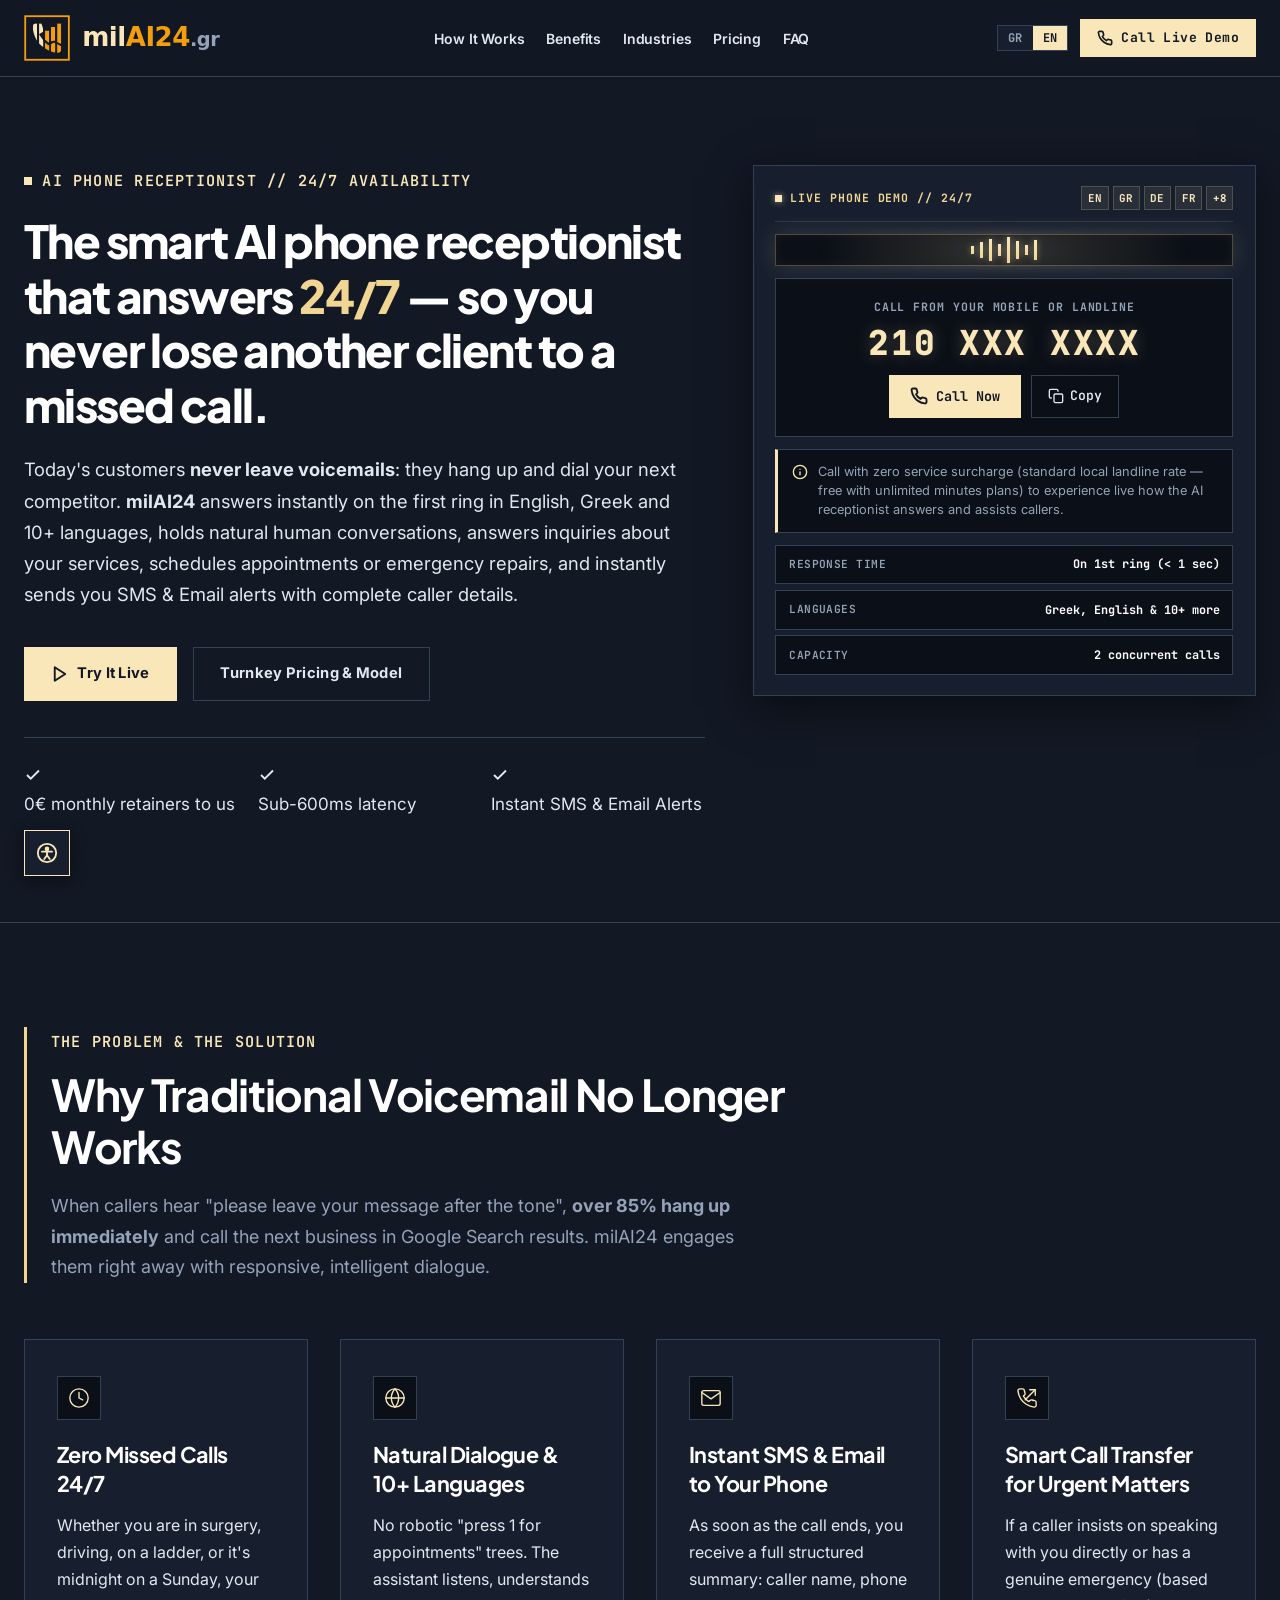
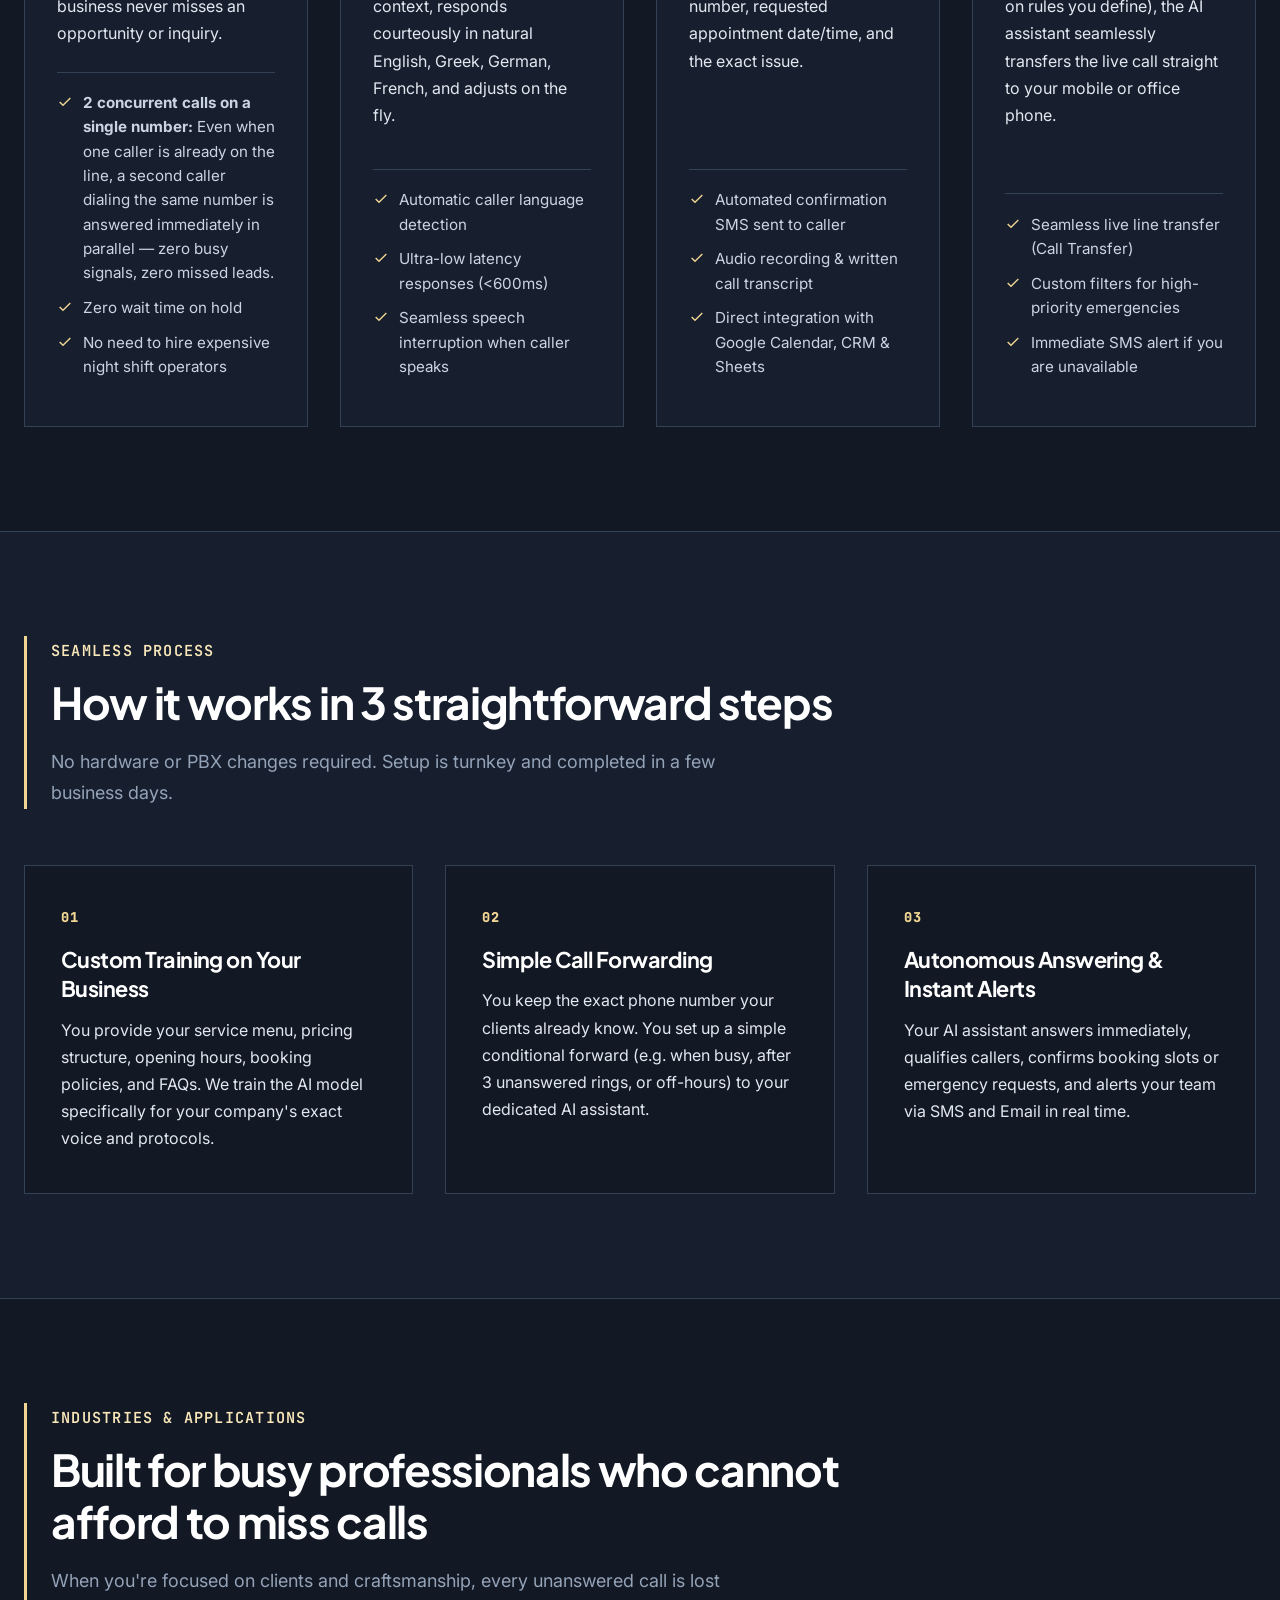
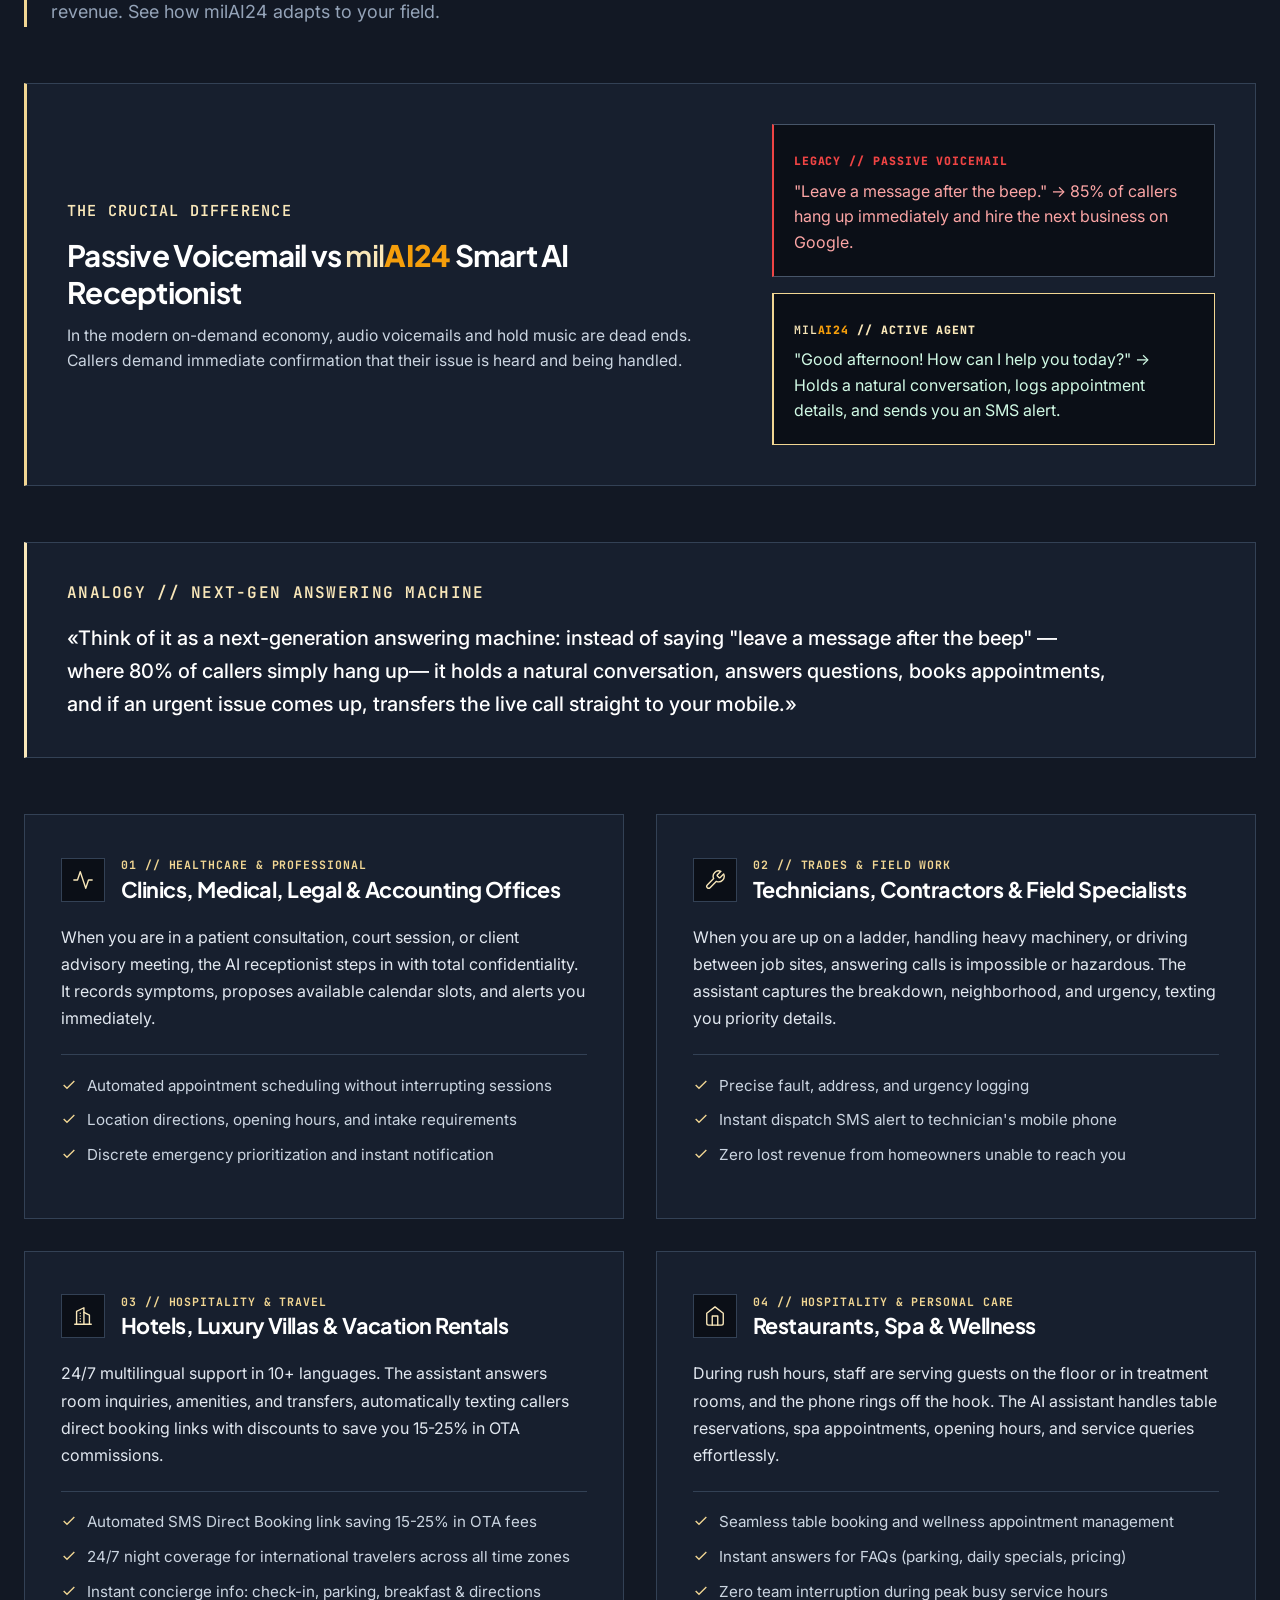
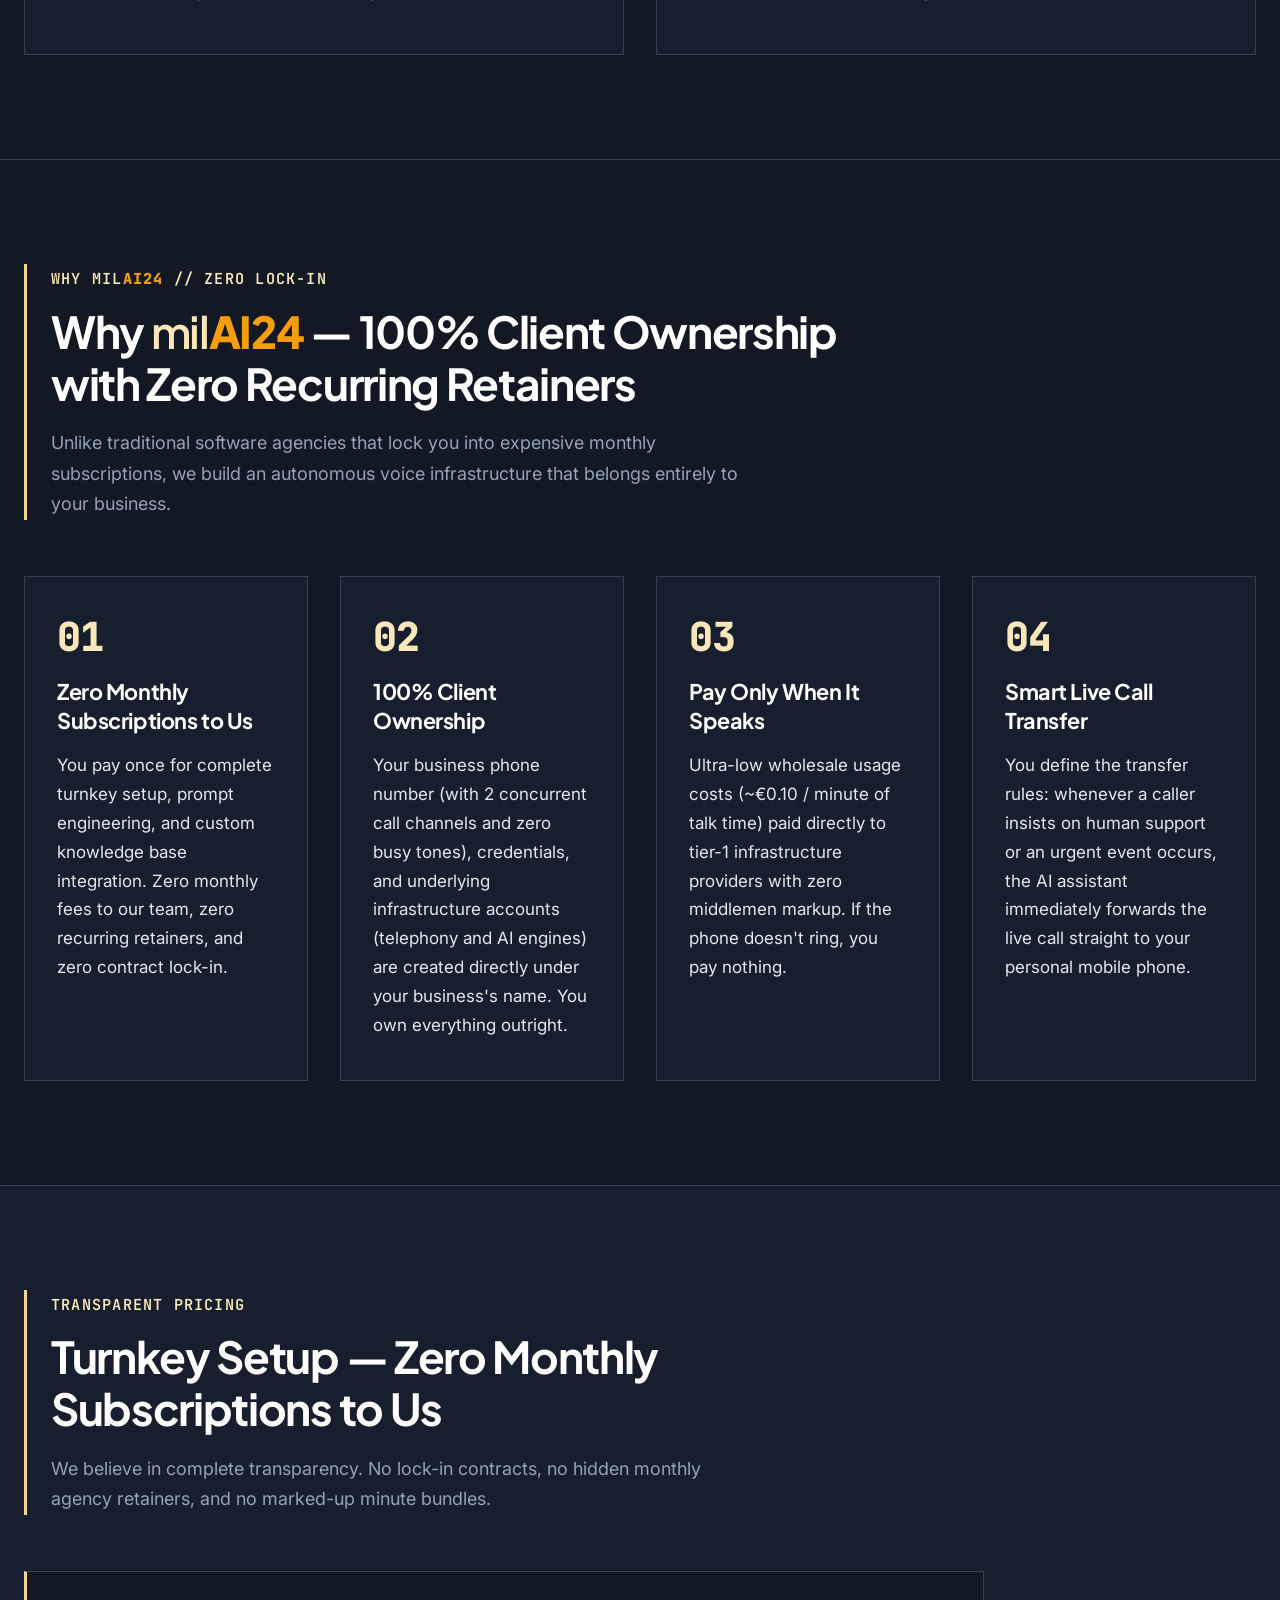
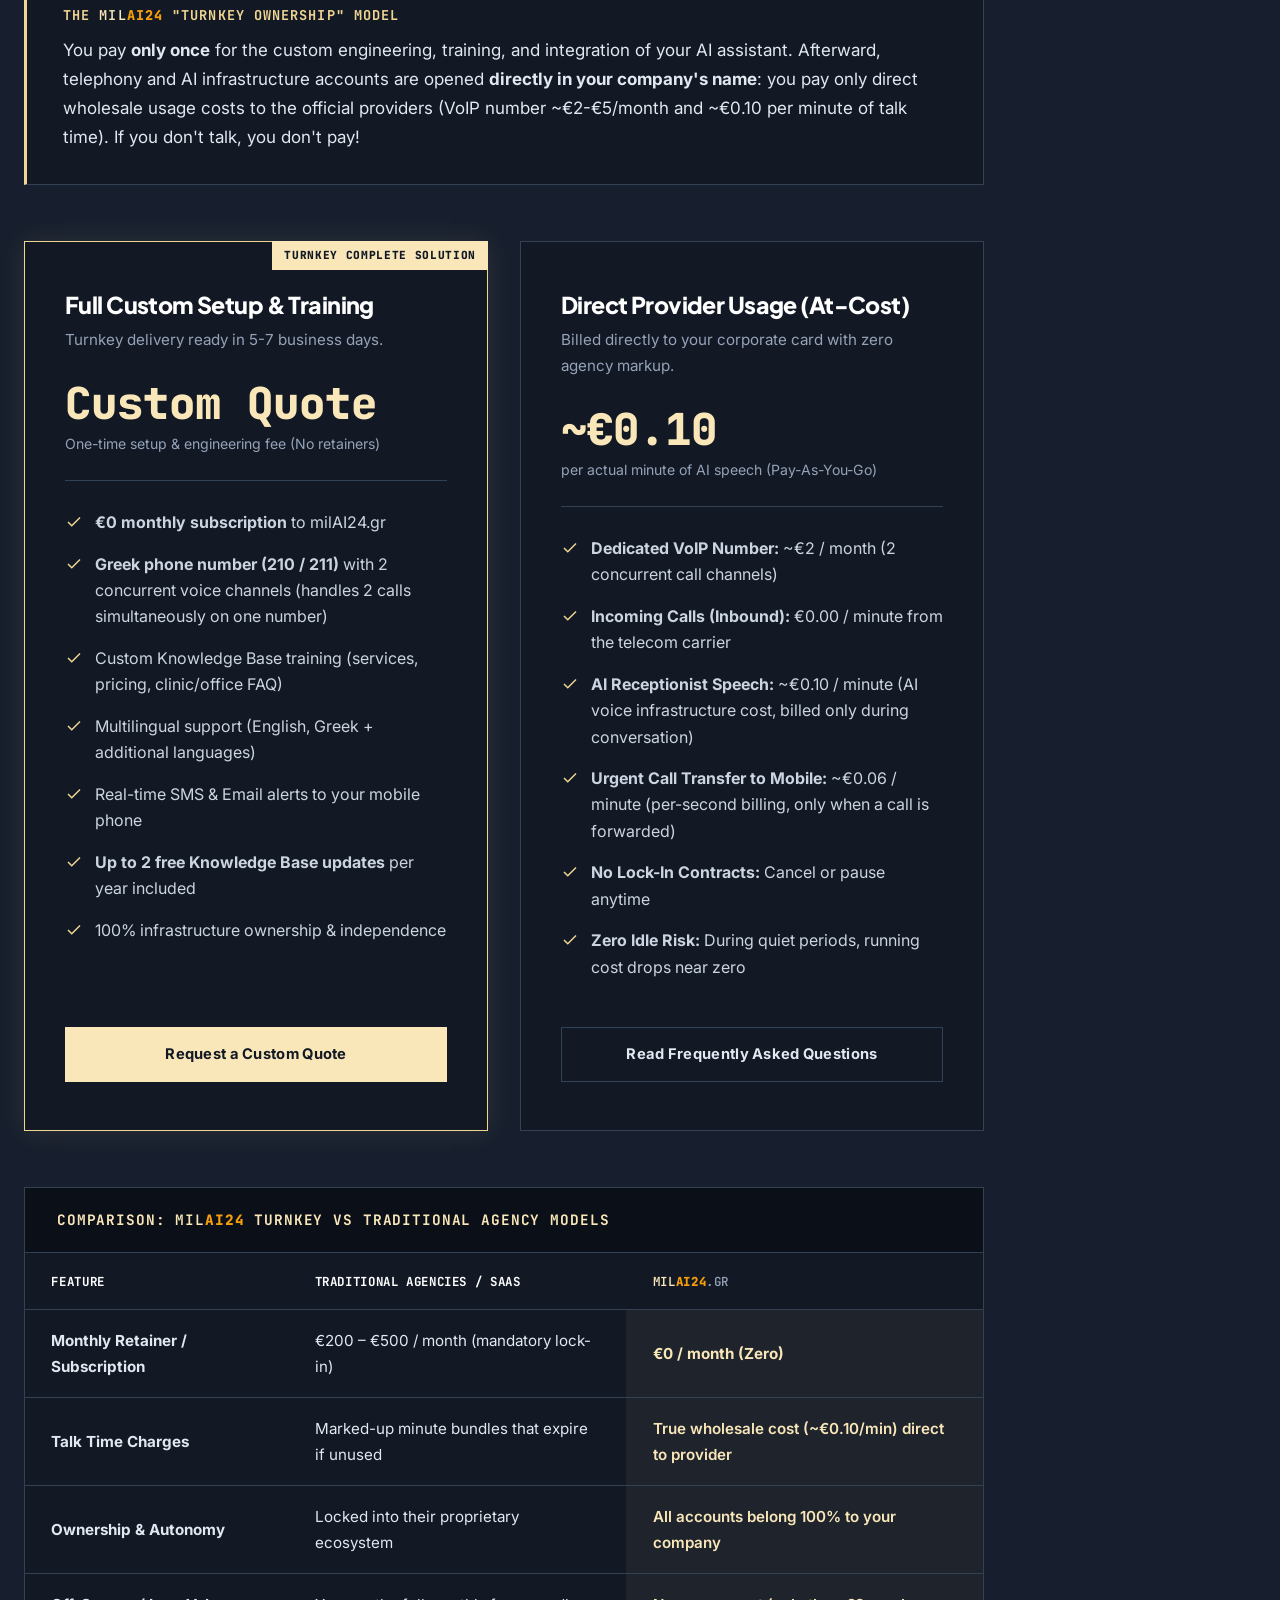
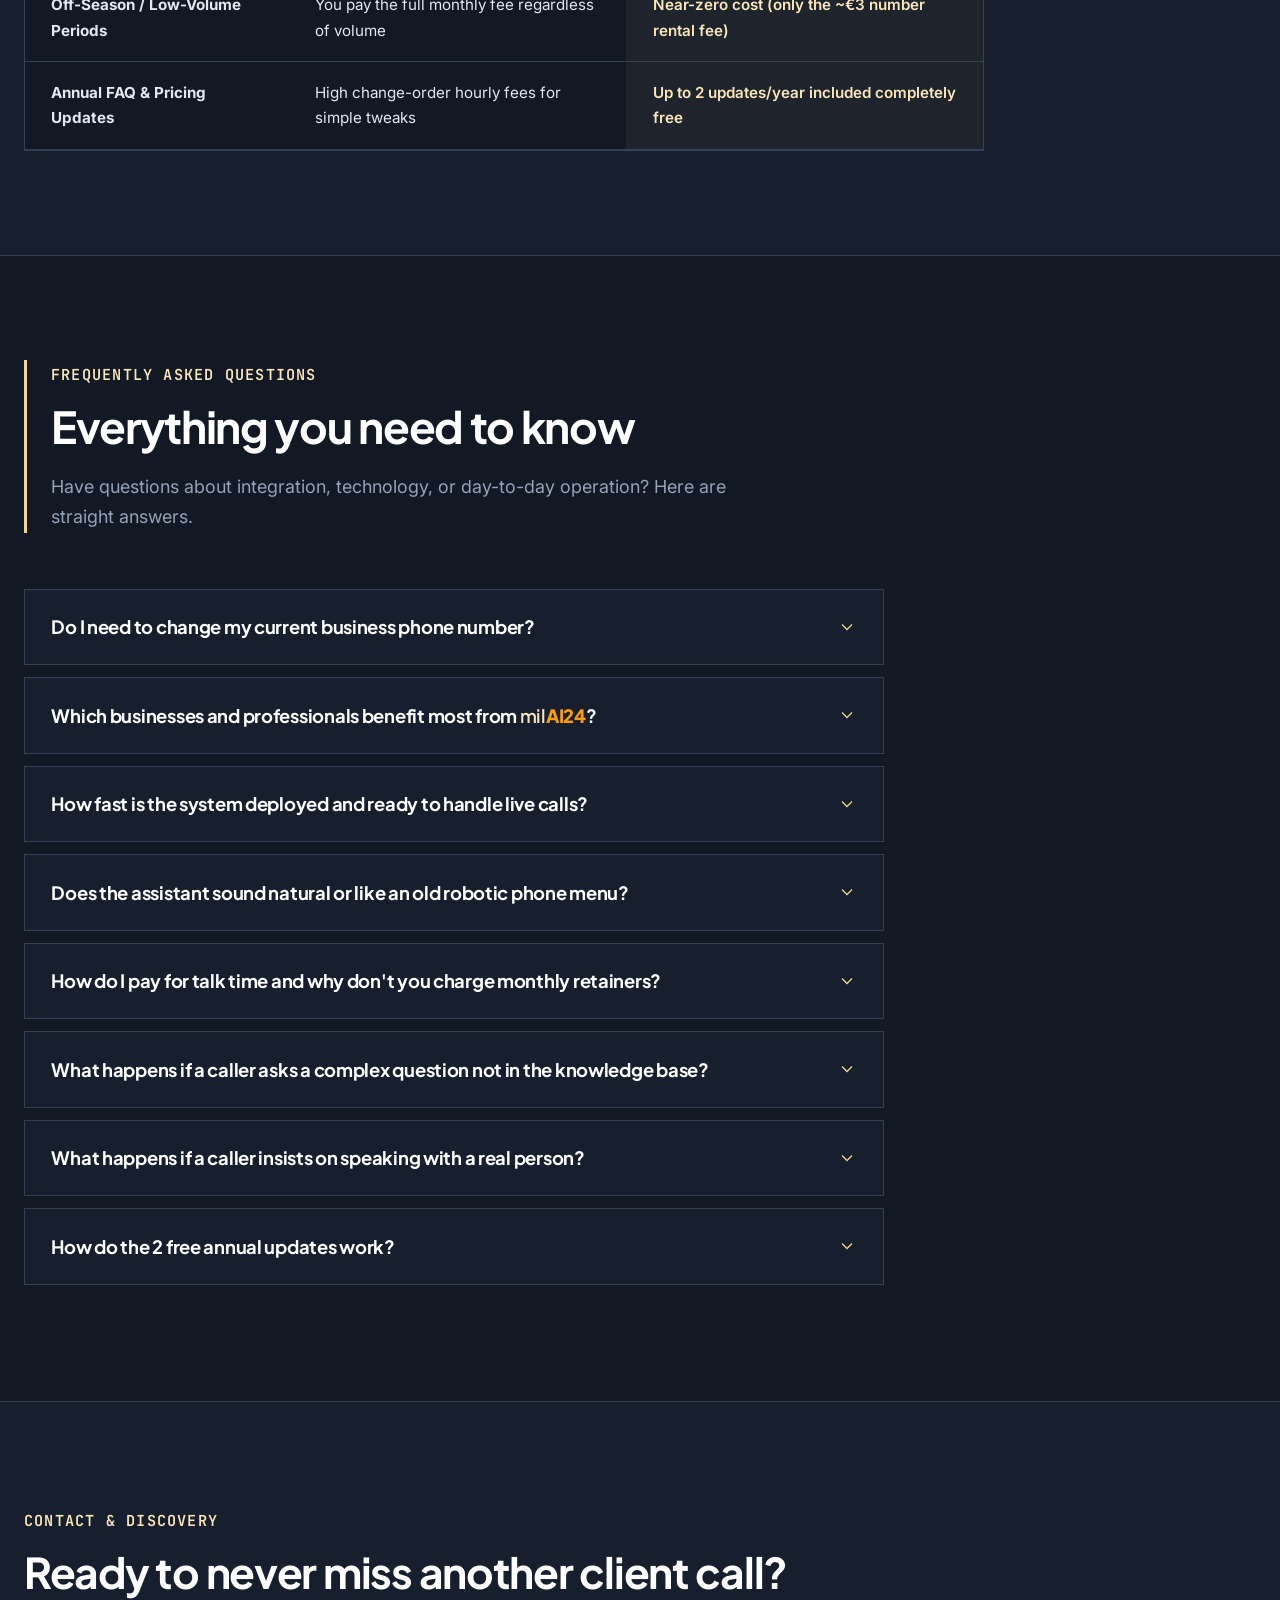
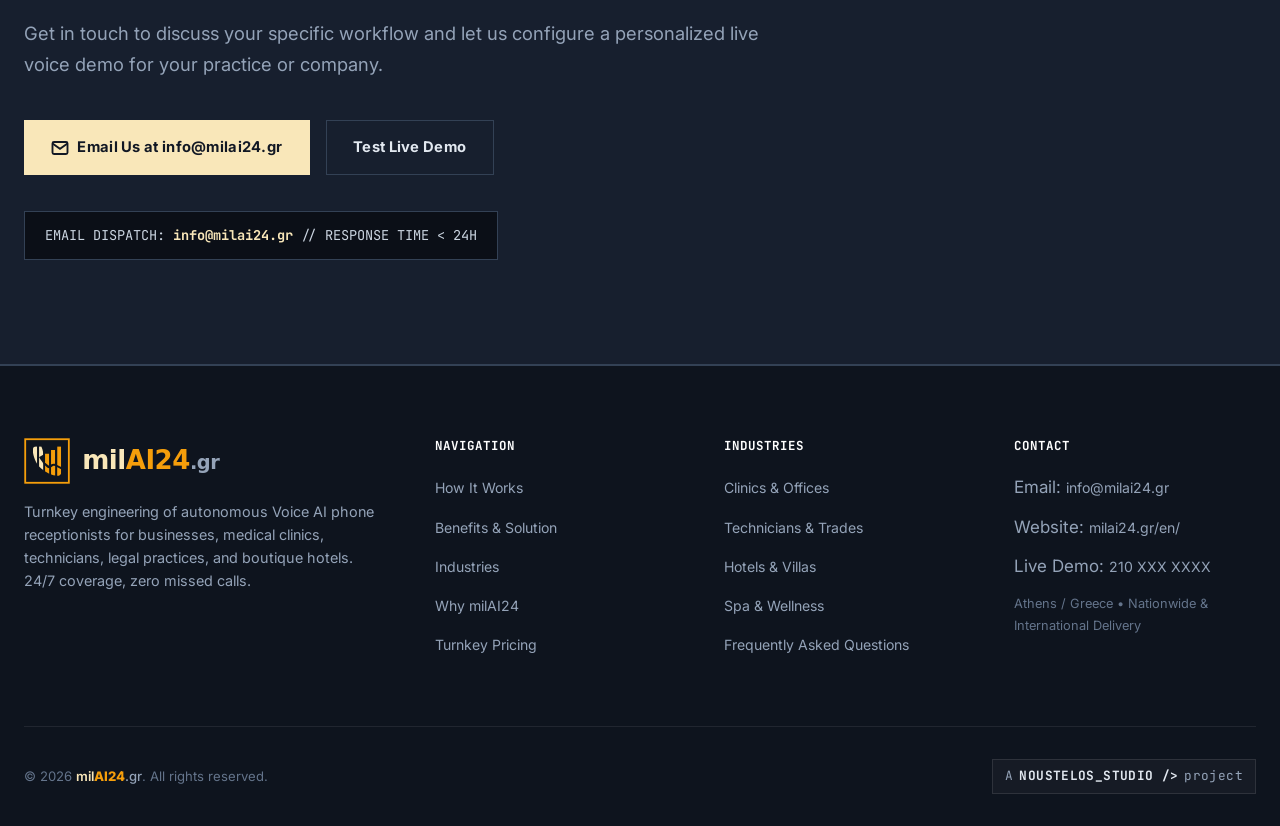
<file: en/index.html>
<!DOCTYPE html>
<html lang="en">
<head>
  <meta charset="UTF-8">
  <meta name="viewport" content="width=device-width, initial-scale=1.0">
  
  <!-- Primary Meta Tags -->
  <title>milAI24.gr | Smart 24/7 Voice AI Phone Receptionist for Businesses & Professionals</title>
  <meta name="title" content="milAI24.gr | Smart 24/7 Voice AI Phone Receptionist for Businesses & Professionals">
  <meta name="description" content="Autonomous 24/7 AI phone receptionist for clinics, technicians, legal/accounting offices, hotels, and local businesses. Zero missed calls: natural dialogue, appointment scheduling, and instant SMS/Email alerts. Zero monthly retainers to us.">
  <meta name="keywords" content="Voice AI, AI phone receptionist, digital receptionist, AI virtual assistant, automated call answering, 24/7 business answering service, hotel voice AI, milAI24">
  <meta name="author" content="milAI24.gr">
  <meta name="robots" content="index, follow">
  <link rel="canonical" href="https://milai24.gr/en/">

  <!-- Hreflang Tags (Multilingual SEO) -->
  <link rel="alternate" hreflang="el" href="https://milai24.gr/">
  <link rel="alternate" hreflang="en" href="https://milai24.gr/en/">
  <link rel="alternate" hreflang="x-default" href="https://milai24.gr/">

  <!-- LLM Context & Agent Discovery (llmstxt.org) -->
  <link rel="alternate" type="text/plain" title="LLM Context" href="/llms.txt">

  <!-- Open Graph / Facebook -->
  <meta property="og:type" content="website">
  <meta property="og:url" content="https://milai24.gr/en/">
  <meta property="og:title" content="milAI24.gr — Smart 24/7 Voice AI Phone Receptionist">
  <meta property="og:description" content="Customers don't leave voicemails anymore — they call your competitor. milAI24 answers instantly 24/7, holds natural conversations, and sends you SMS/Email alerts.">
  <meta property="og:image" content="https://milai24.gr/assets/og-image.svg?v=2.4.1">
  <meta property="og:locale" content="en_US">
  <meta property="og:locale:alternate" content="el_GR">

  <!-- Twitter Card -->
  <meta property="twitter:card" content="summary_large_image">
  <meta property="twitter:url" content="https://milai24.gr/en/">
  <meta property="twitter:title" content="milAI24.gr — AI Phone Receptionist for Busy Professionals">
  <meta property="twitter:description" content="Zero missed calls during peak hours or off-hours. Turnkey setup, 0€ monthly subscription to us, sub-600ms latency.">
  <meta property="twitter:image" content="https://milai24.gr/assets/og-image.svg?v=2.4.1">

  <!-- Favicon & App Icons -->
  <link rel="icon" type="image/svg+xml" href="../assets/favicon.svg?v=2.4.1">
  <meta name="theme-color" content="#121824">

  <!-- Google Fonts: Plus Jakarta Sans, Inter & JetBrains Mono -->
  <link rel="preconnect" href="https://fonts.googleapis.com">
  <link rel="preconnect" href="https://fonts.gstatic.com" crossorigin>
  <link href="https://fonts.googleapis.com/css2?family=Inter:wght@400;500;600;700&family=JetBrains+Mono:wght@400;500;600;700;800&family=Plus+Jakarta+Sans:wght@600;700;800&display=swap" rel="stylesheet">

  <!-- Stylesheet (Shared) -->
  <link rel="stylesheet" href="../css/styles.css?v=2.4.1">

  <!-- Structured Data (JSON-LD) for SEO -->
  <script type="application/ld+json">
  {
    "@context": "https://schema.org",
    "@type": "SoftwareApplication",
    "name": "milAI24",
    "applicationCategory": "BusinessApplication",
    "operatingSystem": "All",
    "offers": {
      "@type": "Offer",
      "price": "0",
      "priceCurrency": "EUR",
      "description": "Turnkey AI Voice Assistant Setup for businesses & professionals. Zero monthly subscriptions to milAI24."
    },
    "description": "Autonomous 24/7 AI phone receptionist for businesses and professionals. Answers in natural English, Greek, and 10+ languages.",
    "publisher": {
      "@type": "Organization",
      "name": "milAI24.gr",
      "url": "https://milai24.gr/en/",
      "logo": "https://milai24.gr/assets/logo.svg?v=2.4.1",
      "email": "info@milai24.gr"
    }
  }
  </script>
</head>
<body>

  <!-- ========================================================================
       1. Header / Navigation
       ======================================================================== -->
  <header class="site-header">
    <div class="container nav-container">
      <a href="#hero" class="brand-logo" aria-label="milAI24.gr Home">
        <img src="../assets/logo.svg?v=2.4.1" alt="milAI24.gr Logo" width="223" height="46">
      </a>

      <nav aria-label="Main Navigation">
        <ul class="nav-links">
          <li><a href="#how-it-works" class="nav-link">How It Works</a></li>
          <li><a href="#benefits" class="nav-link">Benefits</a></li>
          <li><a href="#industries" class="nav-link">Industries</a></li>
          <li><a href="#pricing" class="nav-link">Pricing</a></li>
          <li><a href="#faq" class="nav-link">FAQ</a></li>
        </ul>
      </nav>

      <div class="nav-actions">
        <!-- Language Switcher -->
        <div class="lang-switcher" aria-label="Language Selection">
          <a href="../" class="lang-btn" title="Ελληνική Έκδοση">GR</a>
          <span class="lang-divider">|</span>
          <span class="lang-btn active" title="English Version">EN</span>
        </div>

        <div class="nav-cta">
          <a href="#demo" class="btn btn-primary btn-sm">
            <svg width="16" height="16" viewBox="0 0 24 24" fill="none" stroke="currentColor" stroke-width="2.5" stroke-linecap="round" stroke-linejoin="round">
              <path d="M22 16.92v3a2 2 0 0 1-2.18 2 19.79 19.79 0 0 1-8.63-3.07 19.5 19.5 0 0 1-6-6 19.79 19.79 0 0 1-3.07-8.67A2 2 0 0 1 4.11 2h3a2 2 0 0 1 2 1.72 12.84 12.84 0 0 0 .7 2.81 2 2 0 0 1-.45 2.11L8.09 9.91a16 16 0 0 0 6 6l1.27-1.27a2 2 0 0 1 2.11-.45 12.84 12.84 0 0 0 2.81.7A2 2 0 0 1 22 16.92z"></path>
            </svg>
            Call Live Demo
          </a>
        </div>

        <!-- Mobile Hamburger Button -->
        <button class="mobile-toggle" aria-label="Open Navigation Menu" aria-expanded="false">
          <svg viewBox="0 0 24 24" fill="none" stroke="currentColor" stroke-width="2" stroke-linecap="round" stroke-linejoin="round">
            <line x1="3" y1="12" x2="21" y2="12"></line>
            <line x1="3" y1="6" x2="21" y2="6"></line>
            <line x1="3" y1="18" x2="21" y2="18"></line>
          </svg>
        </button>
      </div>
    </div>
  </header>

  <main>
    <!-- ======================================================================
         2. Hero Section & Live Demo Box
         ====================================================================== -->
    <section class="hero-section" id="hero">
      <div class="container">
        <div class="hero-grid">
          
          <!-- Hero Left Column: Copy & Actions -->
          <div class="hero-content">
            <div class="hero-badge-tag">
              <span class="square-dot"></span>
              AI PHONE RECEPTIONIST // 24/7 AVAILABILITY
            </div>

            <h1 class="hero-title">
              The smart AI phone receptionist that answers <span class="text-accent">24/7</span> — so you never lose another client to a missed call.
            </h1>

            <p class="hero-subtitle">
              Today's customers <strong>never leave voicemails</strong>: they hang up and dial your next competitor. <strong>milAI24</strong> answers instantly on the first ring in English, Greek and 10+ languages, holds natural human conversations, answers inquiries about your services, schedules appointments or emergency repairs, and instantly sends you SMS &amp; Email alerts with complete caller details.
            </p>

            <div class="hero-actions">
              <a href="#demo" class="btn btn-primary">
                <svg width="18" height="18" viewBox="0 0 24 24" fill="none" stroke="currentColor" stroke-width="2.5" stroke-linecap="round" stroke-linejoin="round">
                  <polygon points="5 3 19 12 5 21 5 3"></polygon>
                </svg>
                Try It Live
              </a>
              <a href="#pricing" class="btn btn-secondary">
                Turnkey Pricing &amp; Model
              </a>
            </div>

            <div class="hero-highlights">
              <div class="highlight-item">
                <svg width="18" height="18" viewBox="0 0 24 24" fill="none" stroke="currentColor" stroke-width="2.5">
                  <path d="M20 6L9 17l-5-5"/>
                </svg>
                <span>0€ monthly retainers to us</span>
              </div>
              <div class="highlight-item">
                <svg width="18" height="18" viewBox="0 0 24 24" fill="none" stroke="currentColor" stroke-width="2.5">
                  <path d="M20 6L9 17l-5-5"/>
                </svg>
                <span>Sub-600ms latency</span>
              </div>
              <div class="highlight-item">
                <svg width="18" height="18" viewBox="0 0 24 24" fill="none" stroke="currentColor" stroke-width="2.5">
                  <path d="M20 6L9 17l-5-5"/>
                </svg>
                <span>Instant SMS &amp; Email Alerts</span>
              </div>
            </div>
          </div>

          <!-- Hero Right Column: Live Phone Call Card -->
          <div class="hero-demo-wrap hero-demo" id="demo">
            <div class="demo-card">
              <div class="demo-header">
                <div class="demo-live-status">
                  <span class="live-square"></span>
                  <span id="demo-status-text">LIVE PHONE DEMO // 24/7</span>
                </div>
                <div class="demo-lang-tags">
                  <span class="lang-pill">EN</span>
                  <span class="lang-pill">GR</span>
                  <span class="lang-pill">DE</span>
                  <span class="lang-pill">FR</span>
                  <span class="lang-pill">+8</span>
                </div>
              </div>

              <!-- Animated Soundwave -->
              <div class="soundwave-visualizer" aria-hidden="true">
                <div class="wave-bar"></div>
                <div class="wave-bar"></div>
                <div class="wave-bar"></div>
                <div class="wave-bar"></div>
                <div class="wave-bar"></div>
                <div class="wave-bar"></div>
                <div class="wave-bar"></div>
                <div class="wave-bar"></div>
              </div>

              <!-- Phone Call Box -->
              <div class="demo-phone-box">
                <div class="demo-phone-label">CALL FROM YOUR MOBILE OR LANDLINE</div>
                <div class="demo-phone-number cfg-demo-phone">210 XXX XXXX</div>
                <div class="demo-phone-actions">
                  <a href="tel:+30210XXXXXXX" class="demo-call-btn cfg-demo-tel-link" id="demo-call-btn">
                    <svg width="18" height="18" viewBox="0 0 24 24" fill="none" stroke="currentColor" stroke-width="2.5" stroke-linecap="round" stroke-linejoin="round">
                      <path d="M22 16.92v3a2 2 0 0 1-2.18 2 19.79 19.79 0 0 1-8.63-3.07 19.5 19.5 0 0 1-6-6 19.79 19.79 0 0 1-3.07-8.67A2 2 0 0 1 4.11 2h3a2 2 0 0 1 2 1.72 12.84 12.84 0 0 0 .7 2.81 2 2 0 0 1-.45 2.11L8.09 9.91a16 16 0 0 0 6 6l1.27-1.27a2 2 0 0 1 2.11-.45 12.84 12.84 0 0 0 2.81.7A2 2 0 0 1 22 16.92z"></path>
                    </svg>
                    Call Now
                  </a>
                  <button type="button" class="demo-copy-btn" id="demo-copy-btn" aria-label="Copy phone number">
                    <svg width="16" height="16" viewBox="0 0 24 24" fill="none" stroke="currentColor" stroke-width="2" stroke-linecap="round" stroke-linejoin="round">
                      <rect x="9" y="9" width="13" height="13" rx="2" ry="2"></rect>
                      <path d="M5 15H4a2 2 0 0 1-2-2V4a2 2 0 0 1 2-2h9a2 2 0 0 1 2 2v1"></path>
                    </svg>
                    Copy
                  </button>
                </div>
              </div>

              <!-- Zero-Cost Call Note -->
              <div class="demo-cost-note">
                <svg width="16" height="16" viewBox="0 0 24 24" fill="none" stroke="currentColor" stroke-width="2" stroke-linecap="round" stroke-linejoin="round" aria-hidden="true">
                  <circle cx="12" cy="12" r="10"></circle>
                  <line x1="12" y1="16" x2="12" y2="12"></line>
                  <line x1="12" y1="8" x2="12.01" y2="8"></line>
                </svg>
                <span>Call with zero service surcharge (standard local landline rate — free with unlimited minutes plans) to experience live how the AI receptionist answers and assists callers.</span>
              </div>

              <!-- 3 Minimal Technical Specs -->
              <div class="demo-specs-grid">
                <div class="demo-spec-item">
                  <span class="spec-label">RESPONSE TIME</span>
                  <span class="spec-value">On 1st ring (&lt; 1 sec)</span>
                </div>
                <div class="demo-spec-item">
                  <span class="spec-label">LANGUAGES</span>
                  <span class="spec-value">Greek, English &amp; 10+ more</span>
                </div>
                <div class="demo-spec-item">
                  <span class="spec-label">CAPACITY</span>
                  <span class="spec-value">2 concurrent calls</span>
                </div>
              </div>

            </div>
          </div>

        </div>
      </div>
    </section>

    <!-- ======================================================================
         3. The Problem & The Solution (3 Cards)
         ====================================================================== -->
    <section class="section-problem-solution" id="benefits">
      <span id="problem-solution" style="position: absolute; opacity: 0; pointer-events: none;"></span>
      <span id="features" style="position: absolute; opacity: 0; pointer-events: none;"></span>
      <div class="container">
        <div class="section-header">
          <span class="section-tag">The Problem &amp; The Solution</span>
          <h2 class="section-title">Why Traditional Voicemail No Longer Works</h2>
          <p class="section-subtitle">
            When callers hear "please leave your message after the tone", <strong>over 85% hang up immediately</strong> and call the next business in Google Search results. milAI24 engages them right away with responsive, intelligent dialogue.
          </p>
        </div>

        <div class="cards-grid-4">
          <!-- Card 1 -->
          <div class="feature-card">
            <div class="card-icon">
              <svg viewBox="0 0 24 24" fill="none" stroke="currentColor" stroke-width="2" stroke-linecap="round" stroke-linejoin="round">
                <circle cx="12" cy="12" r="10"></circle>
                <polyline points="12 6 12 12 16 14"></polyline>
              </svg>
            </div>
            <h3 class="card-title">Zero Missed Calls 24/7</h3>
            <p class="card-text">
              Whether you are in surgery, driving, on a ladder, or it's midnight on a Sunday, your business never misses an opportunity or inquiry.
            </p>
            <ul class="card-list">
              <li>
                <svg width="16" height="16" viewBox="0 0 24 24" fill="none" stroke="currentColor" stroke-width="2.5"><polyline points="20 6 9 17 4 12"></polyline></svg>
                <span><strong>2 concurrent calls on a single number:</strong> Even when one caller is already on the line, a second caller dialing the same number is answered immediately in parallel — zero busy signals, zero missed leads.</span>
              </li>
              <li>
                <svg width="16" height="16" viewBox="0 0 24 24" fill="none" stroke="currentColor" stroke-width="2.5"><polyline points="20 6 9 17 4 12"></polyline></svg>
                <span>Zero wait time on hold</span>
              </li>
              <li>
                <svg width="16" height="16" viewBox="0 0 24 24" fill="none" stroke="currentColor" stroke-width="2.5"><polyline points="20 6 9 17 4 12"></polyline></svg>
                <span>No need to hire expensive night shift operators</span>
              </li>
            </ul>
          </div>

          <!-- Card 2 -->
          <div class="feature-card">
            <div class="card-icon">
              <svg viewBox="0 0 24 24" fill="none" stroke="currentColor" stroke-width="2" stroke-linecap="round" stroke-linejoin="round">
                <circle cx="12" cy="12" r="10"></circle>
                <line x1="2" y1="12" x2="22" y2="12"></line>
                <path d="M12 2a15.3 15.3 0 0 1 4 10 15.3 15.3 0 0 1-4 10 15.3 15.3 0 0 1-4-10 15.3 15.3 0 0 1 4-10z"></path>
              </svg>
            </div>
            <h3 class="card-title">Natural Dialogue &amp; 10+ Languages</h3>
            <p class="card-text">
              No robotic "press 1 for appointments" trees. The assistant listens, understands context, responds courteously in natural English, Greek, German, French, and adjusts on the fly.
            </p>
            <ul class="card-list">
              <li>
                <svg width="16" height="16" viewBox="0 0 24 24" fill="none" stroke="currentColor" stroke-width="2.5"><polyline points="20 6 9 17 4 12"></polyline></svg>
                <span>Automatic caller language detection</span>
              </li>
              <li>
                <svg width="16" height="16" viewBox="0 0 24 24" fill="none" stroke="currentColor" stroke-width="2.5"><polyline points="20 6 9 17 4 12"></polyline></svg>
                <span>Ultra-low latency responses (&lt;600ms)</span>
              </li>
              <li>
                <svg width="16" height="16" viewBox="0 0 24 24" fill="none" stroke="currentColor" stroke-width="2.5"><polyline points="20 6 9 17 4 12"></polyline></svg>
                <span>Seamless speech interruption when caller speaks</span>
              </li>
            </ul>
          </div>

          <!-- Card 3 -->
          <div class="feature-card">
            <div class="card-icon">
              <svg viewBox="0 0 24 24" fill="none" stroke="currentColor" stroke-width="2" stroke-linecap="round" stroke-linejoin="round">
                <path d="M4 4h16c1.1 0 2 .9 2 2v12c0 1.1-.9 2-2 2H4c-1.1 0-2-.9-2-2V6c0-1.1.9-2 2-2z"></path>
                <polyline points="22,6 12,13 2,6"></polyline>
              </svg>
            </div>
            <h3 class="card-title">Instant SMS &amp; Email to Your Phone</h3>
            <p class="card-text">
              As soon as the call ends, you receive a full structured summary: caller name, phone number, requested appointment date/time, and the exact issue.
            </p>
            <ul class="card-list">
              <li>
                <svg width="16" height="16" viewBox="0 0 24 24" fill="none" stroke="currentColor" stroke-width="2.5"><polyline points="20 6 9 17 4 12"></polyline></svg>
                <span>Automated confirmation SMS sent to caller</span>
              </li>
              <li>
                <svg width="16" height="16" viewBox="0 0 24 24" fill="none" stroke="currentColor" stroke-width="2.5"><polyline points="20 6 9 17 4 12"></polyline></svg>
                <span>Audio recording &amp; written call transcript</span>
              </li>
              <li>
                <svg width="16" height="16" viewBox="0 0 24 24" fill="none" stroke="currentColor" stroke-width="2.5"><polyline points="20 6 9 17 4 12"></polyline></svg>
                <span>Direct integration with Google Calendar, CRM &amp; Sheets</span>
              </li>
            </ul>
          </div>

          <!-- Card 4: Smart Call Transfer -->
          <div class="feature-card">
            <div class="card-icon">
              <svg viewBox="0 0 24 24" fill="none" stroke="currentColor" stroke-width="2" stroke-linecap="round" stroke-linejoin="round">
                <path d="M15 3h6v6"></path>
                <path d="M10 14L21 3"></path>
                <path d="M22 16.92v3a2 2 0 0 1-2.18 2 19.79 19.79 0 0 1-8.63-3.07 19.5 19.5 0 0 1-6-6 19.79 19.79 0 0 1-3.07-8.67A2 2 0 0 1 4.11 2h3a2 2 0 0 1 2 1.72 12.84 12.84 0 0 0 .7 2.81 2 2 0 0 1-.45 2.11L8.09 9.91a16 16 0 0 0 6 6l1.27-1.27a2 2 0 0 1 2.11-.45 12.84 12.84 0 0 0 2.81.7A2 2 0 0 1 22 16.92z"></path>
              </svg>
            </div>
            <h3 class="card-title">Smart Call Transfer for Urgent Matters</h3>
            <p class="card-text">
              If a caller insists on speaking with you directly or has a genuine emergency (based on rules you define), the AI assistant seamlessly transfers the live call straight to your mobile or office phone.
            </p>
            <ul class="card-list">
              <li>
                <svg width="16" height="16" viewBox="0 0 24 24" fill="none" stroke="currentColor" stroke-width="2.5"><polyline points="20 6 9 17 4 12"></polyline></svg>
                <span>Seamless live line transfer (Call Transfer)</span>
              </li>
              <li>
                <svg width="16" height="16" viewBox="0 0 24 24" fill="none" stroke="currentColor" stroke-width="2.5"><polyline points="20 6 9 17 4 12"></polyline></svg>
                <span>Custom filters for high-priority emergencies</span>
              </li>
              <li>
                <svg width="16" height="16" viewBox="0 0 24 24" fill="none" stroke="currentColor" stroke-width="2.5"><polyline points="20 6 9 17 4 12"></polyline></svg>
                <span>Immediate SMS alert if you are unavailable</span>
              </li>
            </ul>
          </div>
        </div>
      </div>
    </section>

    <!-- ======================================================================
         4. How It Works (Simple 3 Steps)
         ====================================================================== -->
    <section class="section-process" id="how-it-works">
      <div class="container">
        <div class="section-header">
          <span class="section-tag">Seamless Process</span>
          <h2 class="section-title">How it works in 3 straightforward steps</h2>
          <p class="section-subtitle">
            No hardware or PBX changes required. Setup is turnkey and completed in a few business days.
          </p>
        </div>

        <div class="process-grid">
          <div class="process-card">
            <div class="process-step-num">01</div>
            <h3 class="process-title">Custom Training on Your Business</h3>
            <p class="process-desc">
              You provide your service menu, pricing structure, opening hours, booking policies, and FAQs. We train the AI model specifically for your company's exact voice and protocols.
            </p>
          </div>

          <div class="process-card">
            <div class="process-step-num">02</div>
            <h3 class="process-title">Simple Call Forwarding</h3>
            <p class="process-desc">
              You keep the exact phone number your clients already know. You set up a simple conditional forward (e.g. when busy, after 3 unanswered rings, or off-hours) to your dedicated AI assistant.
            </p>
          </div>

          <div class="process-card">
            <div class="process-step-num">03</div>
            <h3 class="process-title">Autonomous Answering &amp; Instant Alerts</h3>
            <p class="process-desc">
              Your AI assistant answers immediately, qualifies callers, confirms booking slots or emergency requests, and alerts your team via SMS and Email in real time.
            </p>
          </div>
        </div>
      </div>
    </section>

    <!-- ======================================================================
         5. Dynamic Industry Section
         ====================================================================== -->
    <section class="section-industries" id="industries">
      <div class="container">
        <div class="section-header">
          <span class="section-tag">Industries &amp; Applications</span>
          <h2 class="section-title">Built for busy professionals who cannot afford to miss calls</h2>
          <p class="section-subtitle">
            When you're focused on clients and craftsmanship, every unanswered call is lost revenue. See how milAI24 adapts to your field.
          </p>
        </div>

        <!-- Answering Machine vs milAI24 Callout -->
        <div class="answering-machine-comparison">
          <div class="answering-machine-grid">
            <div>
              <span class="section-tag">
                The Crucial Difference
              </span>
              <h3 style="color: #FFFFFF; font-size: 1.85rem; margin-bottom: 0.75rem;">
                Passive Voicemail vs <span class="brand-mil">mil</span><span class="brand-ai24">AI24</span> Smart AI Receptionist
              </h3>
              <p style="color: #CBD5E1; font-size: 0.98rem; line-height: 1.6;">
                In the modern on-demand economy, audio voicemails and hold music are dead ends. Callers demand immediate confirmation that their issue is heard and being handled.
              </p>
            </div>
            
            <div style="display: flex; flex-direction: column; gap: 1rem;">
              <div class="comparison-col-bad">
                <span class="status-badge bad">LEGACY // PASSIVE VOICEMAIL</span>
                <p class="comparison-text" style="color: #FCA5A5;">
                  "Leave a message after the beep." &rarr; 85% of callers hang up immediately and hire the next business on Google.
                </p>
              </div>

              <div class="comparison-col-good">
                <span class="status-badge good"><span class="brand-mil">mil</span><span class="brand-ai24">AI24</span> // ACTIVE AGENT</span>
                <p class="comparison-text" style="color: #D1FAE5;">
                  "Good afternoon! How can I help you today?" &rarr; Holds a natural conversation, logs appointment details, and sends you an SMS alert.
                </p>
              </div>
            </div>
          </div>
        </div>

        <!-- Editorial Callout: The Advanced Answering Machine Analogy -->
        <div class="editorial-callout">
          <div class="editorial-callout-header">
            <span class="editorial-callout-badge">ANALOGY // NEXT-GEN ANSWERING MACHINE</span>
          </div>
          <p class="editorial-callout-quote">
            «Think of it as a next-generation answering machine: instead of saying "leave a message after the beep" —where 80% of callers simply hang up— it holds a natural conversation, answers questions, books appointments, and if an urgent issue comes up, transfers the live call straight to your mobile.»
          </p>
        </div>

        <!-- 4 Core Industry Cards -->
        <div class="industry-cards-grid">
          
          <!-- Card 1: Medical & Professional Services -->
          <div class="industry-card">
            <div class="industry-card-header">
              <div class="industry-card-icon">
                <svg viewBox="0 0 24 24" fill="none" stroke="currentColor" stroke-width="1.5" stroke-linecap="round" stroke-linejoin="round">
                  <path d="M22 12h-4l-3 9L9 3l-3 9H2"></path>
                </svg>
              </div>
              <div>
                <span class="industry-card-category">01 // Healthcare &amp; Professional</span>
                <h3 class="industry-card-title">Clinics, Medical, Legal &amp; Accounting Offices</h3>
              </div>
            </div>
            <p class="industry-card-desc">
              When you are in a patient consultation, court session, or client advisory meeting, the AI receptionist steps in with total confidentiality. It records symptoms, proposes available calendar slots, and alerts you immediately.
            </p>
            <ul class="industry-perks-list">
              <li>
                <svg width="16" height="16" viewBox="0 0 24 24" fill="none" stroke="currentColor" stroke-width="2.5"><polyline points="20 6 9 17 4 12"></polyline></svg>
                <span>Automated appointment scheduling without interrupting sessions</span>
              </li>
              <li>
                <svg width="16" height="16" viewBox="0 0 24 24" fill="none" stroke="currentColor" stroke-width="2.5"><polyline points="20 6 9 17 4 12"></polyline></svg>
                <span>Location directions, opening hours, and intake requirements</span>
              </li>
              <li>
                <svg width="16" height="16" viewBox="0 0 24 24" fill="none" stroke="currentColor" stroke-width="2.5"><polyline points="20 6 9 17 4 12"></polyline></svg>
                <span>Discrete emergency prioritization and instant notification</span>
              </li>
            </ul>
          </div>

          <!-- Card 2: Field Technicians & Contractors -->
          <div class="industry-card">
            <div class="industry-card-header">
              <div class="industry-card-icon">
                <svg viewBox="0 0 24 24" fill="none" stroke="currentColor" stroke-width="1.5" stroke-linecap="round" stroke-linejoin="round">
                  <path d="M14.7 6.3a1 1 0 0 0 0 1.4l1.6 1.6a1 1 0 0 0 1.4 0l3.77-3.77a6 6 0 0 1-7.94 7.94l-6.91 6.91a2.12 2.12 0 0 1-3-3l6.91-6.91a6 6 0 0 1 7.94-7.94l-3.76 3.76z"></path>
                </svg>
              </div>
              <div>
                <span class="industry-card-category">02 // Trades &amp; Field Work</span>
                <h3 class="industry-card-title">Technicians, Contractors &amp; Field Specialists</h3>
              </div>
            </div>
            <p class="industry-card-desc">
              When you are up on a ladder, handling heavy machinery, or driving between job sites, answering calls is impossible or hazardous. The assistant captures the breakdown, neighborhood, and urgency, texting you priority details.
            </p>
            <ul class="industry-perks-list">
              <li>
                <svg width="16" height="16" viewBox="0 0 24 24" fill="none" stroke="currentColor" stroke-width="2.5"><polyline points="20 6 9 17 4 12"></polyline></svg>
                <span>Precise fault, address, and urgency logging</span>
              </li>
              <li>
                <svg width="16" height="16" viewBox="0 0 24 24" fill="none" stroke="currentColor" stroke-width="2.5"><polyline points="20 6 9 17 4 12"></polyline></svg>
                <span>Instant dispatch SMS alert to technician's mobile phone</span>
              </li>
              <li>
                <svg width="16" height="16" viewBox="0 0 24 24" fill="none" stroke="currentColor" stroke-width="2.5"><polyline points="20 6 9 17 4 12"></polyline></svg>
                <span>Zero lost revenue from homeowners unable to reach you</span>
              </li>
            </ul>
          </div>

          <!-- Card 3: Hotels & Vacation Rentals -->
          <div class="industry-card">
            <div class="industry-card-header">
              <div class="industry-card-icon">
                <svg viewBox="0 0 24 24" fill="none" stroke="currentColor" stroke-width="1.5" stroke-linecap="round" stroke-linejoin="round">
                  <path d="M3 21h18"></path>
                  <path d="M5 21V7l8-4v18"></path>
                  <path d="M19 21V11l-6-3"></path>
                  <path d="M9 9v.01"></path>
                  <path d="M9 12v.01"></path>
                  <path d="M9 15v.01"></path>
                  <path d="M9 18v.01"></path>
                </svg>
              </div>
              <div>
                <span class="industry-card-category">03 // Hospitality &amp; Travel</span>
                <h3 class="industry-card-title">Hotels, Luxury Villas &amp; Vacation Rentals</h3>
              </div>
            </div>
            <p class="industry-card-desc">
              24/7 multilingual support in 10+ languages. The assistant answers room inquiries, amenities, and transfers, automatically texting callers direct booking links with discounts to save you 15-25% in OTA commissions.
            </p>
            <ul class="industry-perks-list">
              <li>
                <svg width="16" height="16" viewBox="0 0 24 24" fill="none" stroke="currentColor" stroke-width="2.5"><polyline points="20 6 9 17 4 12"></polyline></svg>
                <span>Automated SMS Direct Booking link saving 15-25% in OTA fees</span>
              </li>
              <li>
                <svg width="16" height="16" viewBox="0 0 24 24" fill="none" stroke="currentColor" stroke-width="2.5"><polyline points="20 6 9 17 4 12"></polyline></svg>
                <span>24/7 night coverage for international travelers across all time zones</span>
              </li>
              <li>
                <svg width="16" height="16" viewBox="0 0 24 24" fill="none" stroke="currentColor" stroke-width="2.5"><polyline points="20 6 9 17 4 12"></polyline></svg>
                <span>Instant concierge info: check-in, parking, breakfast &amp; directions</span>
              </li>
            </ul>
          </div>

          <!-- Card 4: Dining, Salons & Local Businesses -->
          <div class="industry-card">
            <div class="industry-card-header">
              <div class="industry-card-icon">
                <svg viewBox="0 0 24 24" fill="none" stroke="currentColor" stroke-width="1.5" stroke-linecap="round" stroke-linejoin="round">
                  <path d="M3 9l9-7 9 7v11a2 2 0 0 1-2 2H5a2 2 0 0 1-2-2z"></path>
                  <polyline points="9 22 9 12 15 12 15 22"></polyline>
                </svg>
              </div>
              <div>
                <span class="industry-card-category">04 // Hospitality &amp; Personal Care</span>
                <h3 class="industry-card-title">Restaurants, Spa &amp; Wellness</h3>
              </div>
            </div>
            <p class="industry-card-desc">
              During rush hours, staff are serving guests on the floor or in treatment rooms, and the phone rings off the hook. The AI assistant handles table reservations, spa appointments, opening hours, and service queries effortlessly.
            </p>
            <ul class="industry-perks-list">
              <li>
                <svg width="16" height="16" viewBox="0 0 24 24" fill="none" stroke="currentColor" stroke-width="2.5"><polyline points="20 6 9 17 4 12"></polyline></svg>
                <span>Seamless table booking and wellness appointment management</span>
              </li>
              <li>
                <svg width="16" height="16" viewBox="0 0 24 24" fill="none" stroke="currentColor" stroke-width="2.5"><polyline points="20 6 9 17 4 12"></polyline></svg>
                <span>Instant answers for FAQs (parking, daily specials, pricing)</span>
              </li>
              <li>
                <svg width="16" height="16" viewBox="0 0 24 24" fill="none" stroke="currentColor" stroke-width="2.5"><polyline points="20 6 9 17 4 12"></polyline></svg>
                <span>Zero team interruption during peak busy service hours</span>
              </li>
            </ul>
          </div>

        </div>
      </div>
    </section>



    <!-- ======================================================================
         6. Value Pillars: Zero Monthly Lock-in / Turnkey Ownership
         ====================================================================== -->
    <section class="section-pillars" id="why-us">
      <div class="container">
        <div class="section-header">
          <span class="section-tag">WHY <span class="brand-mil">mil</span><span class="brand-ai24">AI24</span> // ZERO LOCK-IN</span>
          <h2 class="section-title">Why <span class="brand-mil">mil</span><span class="brand-ai24">AI24</span> — 100% Client Ownership with Zero Recurring Retainers</h2>
          <p class="section-subtitle">
            Unlike traditional software agencies that lock you into expensive monthly subscriptions, we build an autonomous voice infrastructure that belongs entirely to your business.
          </p>
        </div>

        <div class="pillars-grid">
          <!-- Pillar 01 -->
          <div class="pillar-card">
            <div class="pillar-num">01</div>
            <h3 class="pillar-title">Zero Monthly Subscriptions to Us</h3>
            <p class="pillar-text">
              You pay once for complete turnkey setup, prompt engineering, and custom knowledge base integration. Zero monthly fees to our team, zero recurring retainers, and zero contract lock-in.
            </p>
          </div>

          <!-- Pillar 02 -->
          <div class="pillar-card">
            <div class="pillar-num">02</div>
            <h3 class="pillar-title">100% Client Ownership</h3>
            <p class="pillar-text">
              Your business phone number (with 2 concurrent call channels and zero busy tones), credentials, and underlying infrastructure accounts (telephony and AI engines) are created directly under your business's name. You own everything outright.
            </p>
          </div>

          <!-- Pillar 03 -->
          <div class="pillar-card">
            <div class="pillar-num">03</div>
            <h3 class="pillar-title">Pay Only When It Speaks</h3>
            <p class="pillar-text">
              Ultra-low wholesale usage costs (~€0.10 / minute of talk time) paid directly to tier-1 infrastructure providers with zero middlemen markup. If the phone doesn't ring, you pay nothing.
            </p>
          </div>

          <!-- Pillar 04 -->
          <div class="pillar-card">
            <div class="pillar-num">04</div>
            <h3 class="pillar-title">Smart Live Call Transfer</h3>
            <p class="pillar-text">
              You define the transfer rules: whenever a caller insists on human support or an urgent event occurs, the AI assistant immediately forwards the live call straight to your personal mobile phone.
            </p>
          </div>
        </div>
      </div>
    </section>

    <!-- ======================================================================
         7. Business Model & Pricing (Turnkey Setup — Zero Recurring to Us)
         ====================================================================== -->
    <section class="section-pricing" id="pricing">
      <div class="container">
        <div class="section-header">
          <span class="section-tag">Transparent Pricing</span>
          <h2 class="section-title">Turnkey Setup — Zero Monthly Subscriptions to Us</h2>
          <p class="section-subtitle">
            We believe in complete transparency. No lock-in contracts, no hidden monthly agency retainers, and no marked-up minute bundles.
          </p>
        </div>

        <div class="pricing-model-explanation">
          <div class="pricing-model-title">THE <span class="brand-mil">mil</span><span class="brand-ai24">AI24</span> "TURNKEY OWNERSHIP" MODEL</div>
          <div class="pricing-model-desc">
            You pay <strong>only once</strong> for the custom engineering, training, and integration of your AI assistant. Afterward, telephony and AI infrastructure accounts are opened <strong>directly in your company's name</strong>: you pay only direct wholesale usage costs to the official providers (VoIP number ~€2-€5/month and ~€0.10 per minute of talk time). If you don't talk, you don't pay!
          </div>
        </div>

        <div class="pricing-cards-container">
          <!-- Card 1: Turnkey Setup Package -->
          <div class="pricing-card featured">
            <span class="featured-badge">Turnkey Complete Solution</span>
            <h3 class="pricing-plan-name">Full Custom Setup &amp; Training</h3>
            <p class="pricing-plan-sub">Turnkey delivery ready in 5-7 business days.</p>

            <div class="pricing-figure-wrap">
              <div class="pricing-amount cfg-price-setup">Custom Quote</div>
              <div class="pricing-period">One-time setup &amp; engineering fee (No retainers)</div>
            </div>

            <ul class="pricing-features-list">
              <li>
                <svg width="18" height="18" viewBox="0 0 24 24" fill="none" stroke="currentColor" stroke-width="2.5"><polyline points="20 6 9 17 4 12"></polyline></svg>
                <span><strong>€0 monthly subscription</strong> to milAI24.gr</span>
              </li>
              <li>
                <svg width="18" height="18" viewBox="0 0 24 24" fill="none" stroke="currentColor" stroke-width="2.5"><polyline points="20 6 9 17 4 12"></polyline></svg>
                <span><strong>Greek phone number (210 / 211)</strong> with 2 concurrent voice channels (handles 2 calls simultaneously on one number)</span>
              </li>
              <li>
                <svg width="18" height="18" viewBox="0 0 24 24" fill="none" stroke="currentColor" stroke-width="2.5"><polyline points="20 6 9 17 4 12"></polyline></svg>
                <span>Custom Knowledge Base training (services, pricing, clinic/office FAQ)</span>
              </li>
              <li>
                <svg width="18" height="18" viewBox="0 0 24 24" fill="none" stroke="currentColor" stroke-width="2.5"><polyline points="20 6 9 17 4 12"></polyline></svg>
                <span>Multilingual support (English, Greek + additional languages)</span>
              </li>
              <li>
                <svg width="18" height="18" viewBox="0 0 24 24" fill="none" stroke="currentColor" stroke-width="2.5"><polyline points="20 6 9 17 4 12"></polyline></svg>
                <span>Real-time SMS &amp; Email alerts to your mobile phone</span>
              </li>
              <li>
                <svg width="18" height="18" viewBox="0 0 24 24" fill="none" stroke="currentColor" stroke-width="2.5"><polyline points="20 6 9 17 4 12"></polyline></svg>
                <span><strong>Up to 2 free Knowledge Base updates</strong> per year included</span>
              </li>
              <li>
                <svg width="18" height="18" viewBox="0 0 24 24" fill="none" stroke="currentColor" stroke-width="2.5"><polyline points="20 6 9 17 4 12"></polyline></svg>
                <span>100% infrastructure ownership &amp; independence</span>
              </li>
            </ul>

            <a href="#contact" class="btn btn-primary" style="width: 100%;">
              Request a Custom Quote
            </a>
          </div>

          <!-- Card 2: Transparency & Infrastructure Costs -->
          <div class="pricing-card">
            <h3 class="pricing-plan-name">Direct Provider Usage (At-Cost)</h3>
            <p class="pricing-plan-sub">Billed directly to your corporate card with zero agency markup.</p>

            <div class="pricing-figure-wrap">
              <div class="pricing-amount">~€0.10</div>
              <div class="pricing-period">per actual minute of AI speech (Pay-As-You-Go)</div>
            </div>

            <ul class="pricing-features-list">
              <li>
                <svg width="18" height="18" viewBox="0 0 24 24" fill="none" stroke="currentColor" stroke-width="2.5"><polyline points="20 6 9 17 4 12"></polyline></svg>
                <span><strong>Dedicated VoIP Number:</strong> ~€2 / month (2 concurrent call channels)</span>
              </li>
              <li>
                <svg width="18" height="18" viewBox="0 0 24 24" fill="none" stroke="currentColor" stroke-width="2.5"><polyline points="20 6 9 17 4 12"></polyline></svg>
                <span><strong>Incoming Calls (Inbound):</strong> €0.00 / minute from the telecom carrier</span>
              </li>
              <li>
                <svg width="18" height="18" viewBox="0 0 24 24" fill="none" stroke="currentColor" stroke-width="2.5"><polyline points="20 6 9 17 4 12"></polyline></svg>
                <span><strong>AI Receptionist Speech:</strong> ~€0.10 / minute (AI voice infrastructure cost, billed only during conversation)</span>
              </li>
              <li>
                <svg width="18" height="18" viewBox="0 0 24 24" fill="none" stroke="currentColor" stroke-width="2.5"><polyline points="20 6 9 17 4 12"></polyline></svg>
                <span><strong>Urgent Call Transfer to Mobile:</strong> ~€0.06 / minute (per-second billing, only when a call is forwarded)</span>
              </li>
              <li>
                <svg width="18" height="18" viewBox="0 0 24 24" fill="none" stroke="currentColor" stroke-width="2.5"><polyline points="20 6 9 17 4 12"></polyline></svg>
                <span><strong>No Lock-In Contracts:</strong> Cancel or pause anytime</span>
              </li>
              <li>
                <svg width="18" height="18" viewBox="0 0 24 24" fill="none" stroke="currentColor" stroke-width="2.5"><polyline points="20 6 9 17 4 12"></polyline></svg>
                <span><strong>Zero Idle Risk:</strong> During quiet periods, running cost drops near zero</span>
              </li>
            </ul>

            <a href="#faq" class="btn btn-secondary" style="width: 100%;">
              Read Frequently Asked Questions
            </a>
          </div>
        </div>

        <!-- Comparison Table: milAI24 vs Traditional Agency -->
        <div class="pricing-comparison-box">
          <div class="table-header">Comparison: <span class="brand-mil">mil</span><span class="brand-ai24">AI24</span> Turnkey vs Traditional Agency Models</div>
          <table class="comparison-table">
            <thead>
              <tr>
                <th>Feature</th>
                <th>Traditional Agencies / SaaS</th>
                <th><span class="brand-mil">mil</span><span class="brand-ai24">AI24</span><span class="brand-gr">.gr</span></th>
              </tr>
            </thead>
            <tbody>
              <tr>
                <td><strong>Monthly Retainer / Subscription</strong></td>
                <td>€200 – €500 / month (mandatory lock-in)</td>
                <td class="col-milai"><strong>€0 / month (Zero)</strong></td>
              </tr>
              <tr>
                <td><strong>Talk Time Charges</strong></td>
                <td>Marked-up minute bundles that expire if unused</td>
                <td class="col-milai">True wholesale cost (~€0.10/min) direct to provider</td>
              </tr>
              <tr>
                <td><strong>Ownership &amp; Autonomy</strong></td>
                <td>Locked into their proprietary ecosystem</td>
                <td class="col-milai">All accounts belong 100% to your company</td>
              </tr>
              <tr>
                <td><strong>Off-Season / Low-Volume Periods</strong></td>
                <td>You pay the full monthly fee regardless of volume</td>
                <td class="col-milai">Near-zero cost (only the ~€3 number rental fee)</td>
              </tr>
              <tr>
                <td><strong>Annual FAQ &amp; Pricing Updates</strong></td>
                <td>High change-order hourly fees for simple tweaks</td>
                <td class="col-milai">Up to 2 updates/year included completely free</td>
              </tr>
            </tbody>
          </table>
        </div>

      </div>
    </section>

    <!-- ======================================================================
         8. FAQ Section
         ====================================================================== -->
    <section class="section-faq" id="faq">
      <div class="container">
        <div class="section-header">
          <span class="section-tag">Frequently Asked Questions</span>
          <h2 class="section-title">Everything you need to know</h2>
          <p class="section-subtitle">
            Have questions about integration, technology, or day-to-day operation? Here are straight answers.
          </p>
        </div>

        <div class="faq-container">
          <!-- FAQ 1 -->
          <div class="faq-item">
            <button class="faq-question" aria-expanded="false">
              <span>Do I need to change my current business phone number?</span>
              <svg class="faq-icon" viewBox="0 0 24 24" fill="none" stroke="currentColor" stroke-width="2.5"><polyline points="6 9 12 15 18 9"></polyline></svg>
            </button>
            <div class="faq-answer">
              <p><strong>No, absolutely not.</strong> Your clients keep calling your existing fixed landline or mobile phone. We configure a dedicated helper number and you set up simple standard call forwarding: either <em>on no-answer</em> after 3-4 rings, <em>when busy</em>, or <em>strictly during off-hours and weekends</em>.</p>
            </div>
          </div>

          <!-- FAQ 2 -->
          <div class="faq-item">
            <button class="faq-question" aria-expanded="false">
              <span>Which businesses and professionals benefit most from <span class="brand-mil">mil</span><span class="brand-ai24">AI24</span>?</span>
              <svg class="faq-icon" viewBox="0 0 24 24" fill="none" stroke="currentColor" stroke-width="2.5"><polyline points="6 9 12 15 18 9"></polyline></svg>
            </button>
            <div class="faq-answer">
              <p><strong>Any business or independent professional</strong> that receives inbound phone calls: doctors, dental clinics, lawyers, accountants, HVAC/plumbing/electrical technicians, contractors, boutique hotels, vacation rentals, restaurants, and beauty salons. Anywhere staff cannot step away from work to answer every ring.</p>
            </div>
          </div>

          <!-- FAQ 3 -->
          <div class="faq-item">
            <button class="faq-question" aria-expanded="false">
              <span>How fast is the system deployed and ready to handle live calls?</span>
              <svg class="faq-icon" viewBox="0 0 24 24" fill="none" stroke="currentColor" stroke-width="2.5"><polyline points="6 9 12 15 18 9"></polyline></svg>
            </button>
            <div class="faq-answer">
              <p>Typical delivery is <strong>5 to 7 business days</strong> from the moment we receive your business onboarding materials (services, pricing, policies, and FAQs). Full end-to-end testing and call simulations are conducted before your system goes live.</p>
            </div>
          </div>

          <!-- FAQ 4 -->
          <div class="faq-item">
            <button class="faq-question" aria-expanded="false">
              <span>Does the assistant sound natural or like an old robotic phone menu?</span>
              <svg class="faq-icon" viewBox="0 0 24 24" fill="none" stroke="currentColor" stroke-width="2.5"><polyline points="6 9 12 15 18 9"></polyline></svg>
            </button>
            <div class="faq-answer">
              <p>We use cutting-edge, ultra-low latency neural voice AI with sub-600ms response times. The assistant understands colloquial phrasing, pauses gracefully when interrupted, and speaks with natural inflection, tone, and pacing. Test it yourself on our live demo line!</p>
            </div>
          </div>

          <!-- FAQ 5 -->
          <div class="faq-item">
            <button class="faq-question" aria-expanded="false">
              <span>How do I pay for talk time and why don't you charge monthly retainers?</span>
              <svg class="faq-icon" viewBox="0 0 24 24" fill="none" stroke="currentColor" stroke-width="2.5"><polyline points="6 9 12 15 18 9"></polyline></svg>
            </button>
            <div class="faq-answer">
              <p>Our business model is <strong>Turnkey Setup</strong>. We engineer your assistant and you link your corporate payment card directly to the official infrastructure providers (e.g. Twilio / Voice AI engines). You only pay raw wholesale rates (~€0.10/min) without middlemen retainers or marked-up bundles.</p>
            </div>
          </div>

          <!-- FAQ 6 -->
          <div class="faq-item">
            <button class="faq-question" aria-expanded="false">
              <span>What happens if a caller asks a complex question not in the knowledge base?</span>
              <svg class="faq-icon" viewBox="0 0 24 24" fill="none" stroke="currentColor" stroke-width="2.5"><polyline points="6 9 12 15 18 9"></polyline></svg>
            </button>
            <div class="faq-answer">
              <p>The assistant is strictly programmed <strong>never to hallucinate or invent answers</strong>. If an unknown question arises, it replies politely: <em>"I don't have that specific detail right now, but I have noted your inquiry and our team will follow up promptly."</em> Within seconds, you receive an SMS &amp; Email with the caller's details and question.</p>
            </div>
          </div>

          <!-- FAQ 7: Call Transfer -->
          <div class="faq-item">
            <button class="faq-question" aria-expanded="false">
              <span>What happens if a caller insists on speaking with a real person?</span>
              <svg class="faq-icon" viewBox="0 0 24 24" fill="none" stroke="currentColor" stroke-width="2.5"><polyline points="6 9 12 15 18 9"></polyline></svg>
            </button>
            <div class="faq-answer">
              <p>The system features a <strong>Smart Live Call Transfer</strong> capability. If a caller explicitly insists on speaking with you directly or describes a genuine emergency (based on the priority rules you define), the AI assistant seamlessly forwards the live call straight to your mobile or office phone. If you are unavailable to take the transferred call at that moment, the assistant politely informs the caller, notes their details, and dispatches a high-priority SMS alert so you can call them back immediately.</p>
            </div>
          </div>

          <!-- FAQ 8 -->
          <div class="faq-item">
            <button class="faq-question" aria-expanded="false">
              <span>How do the 2 free annual updates work?</span>
              <svg class="faq-icon" viewBox="0 0 24 24" fill="none" stroke="currentColor" stroke-width="2.5"><polyline points="6 9 12 15 18 9"></polyline></svg>
            </button>
            <div class="faq-answer">
              <p>Twice a year, you can send us revised documentation (e.g. seasonal pricing adjustments, updated office hours, new services, or staff changes). Our engineering team updates and re-tests your assistant completely free of charge within 24-48 hours.</p>
            </div>
          </div>
        </div>
      </div>
    </section>

    <!-- ======================================================================
         9. Contact / Call to Action Section
         ====================================================================== -->
    <section class="section-contact" id="contact">
      <div class="container">
        <div class="contact-card">
          <span class="section-tag">
            Contact &amp; Discovery
          </span>
          <h2 class="contact-title">Ready to never miss another client call?</h2>
          <p class="contact-subtitle">
            Get in touch to discuss your specific workflow and let us configure a personalized live voice demo for your practice or company.
          </p>

          <div class="contact-actions">
            <a href="mailto:info@milai24.gr" class="btn btn-primary cfg-contact-email-link">
              <svg width="18" height="18" viewBox="0 0 24 24" fill="none" stroke="currentColor" stroke-width="2.5">
                <path d="M4 4h16c1.1 0 2 .9 2 2v12c0 1.1-.9 2-2 2H4c-1.1 0-2-.9-2-2V6c0-1.1.9-2 2-2z"></path>
                <polyline points="22,6 12,13 2,6"></polyline>
              </svg>
              Email Us at info@milai24.gr
            </a>
            <a href="#demo" class="btn btn-outline-white">
              Test Live Demo
            </a>
          </div>

          <div class="contact-readout">
            <span>EMAIL DISPATCH: <strong class="cfg-contact-email">info@milai24.gr</strong> // RESPONSE TIME &lt; 24H</span>
          </div>
        </div>
      </div>
    </section>
  </main>

  <!-- ========================================================================
       10. Footer
       ======================================================================== -->
  <footer class="site-footer">
    <div class="container">
      <div class="footer-grid">
        <!-- Col 1: Brand -->
        <div>
          <div class="brand-logo">
            <img src="../assets/logo.svg?v=2.4.1" alt="milAI24.gr Logo" width="223" height="46">
          </div>
          <p class="footer-brand-desc">
            Turnkey engineering of autonomous Voice AI phone receptionists for businesses, medical clinics, technicians, legal practices, and boutique hotels. 24/7 coverage, zero missed calls.
          </p>
        </div>

        <!-- Col 2: Navigation -->
        <div>
          <h4 class="footer-col-title">Navigation</h4>
          <ul class="footer-links">
            <li><a href="#how-it-works">How It Works</a></li>
            <li><a href="#benefits">Benefits &amp; Solution</a></li>
            <li><a href="#industries">Industries</a></li>
            <li><a href="#why-us">Why milAI24</a></li>
            <li><a href="#pricing">Turnkey Pricing</a></li>
          </ul>
        </div>

        <!-- Col 3: Industries -->
        <div>
          <h4 class="footer-col-title">Industries</h4>
          <ul class="footer-links">
            <li><a href="#industries">Clinics &amp; Offices</a></li>
            <li><a href="#industries">Technicians &amp; Trades</a></li>
            <li><a href="#industries">Hotels &amp; Villas</a></li>
            <li><a href="#industries">Spa &amp; Wellness</a></li>
            <li><a href="#faq">Frequently Asked Questions</a></li>
          </ul>
        </div>

        <!-- Col 4: Contact -->
        <div>
          <h4 class="footer-col-title">Contact</h4>
          <ul class="footer-links">
            <li>Email: <a href="mailto:info@milai24.gr" class="cfg-contact-email-link cfg-contact-email">info@milai24.gr</a></li>
            <li>Website: <a href="https://milai24.gr/en/">milai24.gr/en/</a></li>
            <li>Live Demo: <a href="#demo" class="cfg-demo-phone">211 XXX XXXX</a></li>
            <li style="margin-top: 0.75rem; color: #64748B; font-size: 0.8rem;">
              Athens / Greece • Nationwide &amp; International Delivery
            </li>
          </ul>
        </div>
      </div>

      <div class="footer-bottom">
        <div>
          &copy; 2026 <strong><span class="brand-mil">mil</span><span class="brand-ai24">AI24</span><span class="brand-gr">.gr</span></strong>. All rights reserved.
        </div>
        <div class="footer-credit">
          <a href="https://noustelos.gr/" target="_blank" rel="noopener noreferrer" class="credit-link" aria-label="NOUSTELOS_STUDIO website">
            A <span class="credit-brand">NOUSTELOS_STUDIO /&gt;</span> project
          </a>
        </div>
      </div>
    </div>
  </footer>

  <!-- ======================================================================
       Accessibility (WCAG) Floating Widget
       ====================================================================== -->
  <div class="a11y-widget" id="a11y-widget">
    <button type="button" class="a11y-trigger" id="a11y-trigger" aria-label="Accessibility Options" aria-expanded="false" aria-controls="a11y-panel" title="Accessibility Options">
      <svg width="22" height="22" viewBox="0 0 24 24" fill="none" stroke="currentColor" stroke-width="2" stroke-linecap="round" stroke-linejoin="round" aria-hidden="true">
        <circle cx="12" cy="12" r="10"></circle>
        <circle cx="12" cy="7.5" r="1.5" fill="currentColor"></circle>
        <path d="M6.5 10.5h11"></path>
        <path d="M12 10.5v4"></path>
        <path d="M9 18.5l3-4 3 4"></path>
      </svg>
    </button>

    <div class="a11y-panel" id="a11y-panel" role="region" aria-label="Accessibility Options" hidden>
      <div class="a11y-panel-header">
        <div class="a11y-panel-title">
          <svg width="16" height="16" viewBox="0 0 24 24" fill="none" stroke="currentColor" stroke-width="2" stroke-linecap="round" stroke-linejoin="round" aria-hidden="true">
            <circle cx="12" cy="12" r="10"></circle>
            <circle cx="12" cy="7.5" r="1.5" fill="currentColor"></circle>
            <path d="M6.5 10.5h11"></path>
            <path d="M12 10.5v4"></path>
            <path d="M9 18.5l3-4 3 4"></path>
          </svg>
          <span>Accessibility</span>
        </div>
        <button type="button" class="a11y-close" id="a11y-close" aria-label="Close accessibility menu">
          <svg width="14" height="14" viewBox="0 0 24 24" fill="none" stroke="currentColor" stroke-width="2.5" stroke-linecap="round" stroke-linejoin="round" aria-hidden="true">
            <line x1="18" y1="6" x2="6" y2="18"></line>
            <line x1="6" y1="6" x2="18" y2="18"></line>
          </svg>
        </button>
      </div>

      <div class="a11y-options-list">
        <button type="button" class="a11y-option-btn" data-a11y="large-text" aria-pressed="false">
          <span class="a11y-option-left">
            <svg width="16" height="16" viewBox="0 0 24 24" fill="none" stroke="currentColor" stroke-width="2" stroke-linecap="round" stroke-linejoin="round" aria-hidden="true">
              <polyline points="4 7 4 4 20 4 20 7"></polyline>
              <line x1="9" y1="20" x2="15" y2="20"></line>
              <line x1="12" y1="4" x2="12" y2="20"></line>
            </svg>
            <span>Larger Text</span>
          </span>
          <span class="a11y-status-indicator" aria-hidden="true"></span>
        </button>

        <button type="button" class="a11y-option-btn" data-a11y="high-contrast" aria-pressed="false">
          <span class="a11y-option-left">
            <svg width="16" height="16" viewBox="0 0 24 24" fill="none" stroke="currentColor" stroke-width="2" stroke-linecap="round" stroke-linejoin="round" aria-hidden="true">
              <circle cx="12" cy="12" r="10"></circle>
              <path d="M12 2a10 10 0 0 1 0 20z" fill="currentColor"></path>
            </svg>
            <span>High Contrast</span>
          </span>
          <span class="a11y-status-indicator" aria-hidden="true"></span>
        </button>

        <button type="button" class="a11y-option-btn" data-a11y="underline-links" aria-pressed="false">
          <span class="a11y-option-left">
            <svg width="16" height="16" viewBox="0 0 24 24" fill="none" stroke="currentColor" stroke-width="2" stroke-linecap="round" stroke-linejoin="round" aria-hidden="true">
              <path d="M10 13a5 5 0 0 0 7.54.54l3-3a5 5 0 0 0-7.07-7.07l-1.72 1.71"></path>
              <path d="M14 11a5 5 0 0 0-7.54-.54l-3 3a5 5 0 0 0 7.07 7.07l1.71-1.71"></path>
            </svg>
            <span>Highlight Links</span>
          </span>
          <span class="a11y-status-indicator" aria-hidden="true"></span>
        </button>

        <button type="button" class="a11y-option-btn" data-a11y="readable-font" aria-pressed="false">
          <span class="a11y-option-left">
            <svg width="16" height="16" viewBox="0 0 24 24" fill="none" stroke="currentColor" stroke-width="2" stroke-linecap="round" stroke-linejoin="round" aria-hidden="true">
              <path d="M4 19.5A2.5 2.5 0 0 1 6.5 17H20"></path>
              <path d="M6.5 2H20v20H6.5A2.5 2.5 0 0 1 4 19.5v-15A2.5 2.5 0 0 1 6.5 2z"></path>
            </svg>
            <span>Readable Font</span>
          </span>
          <span class="a11y-status-indicator" aria-hidden="true"></span>
        </button>

        <button type="button" class="a11y-option-btn" data-a11y="reduce-motion" aria-pressed="false">
          <span class="a11y-option-left">
            <svg width="16" height="16" viewBox="0 0 24 24" fill="none" stroke="currentColor" stroke-width="2" stroke-linecap="round" stroke-linejoin="round" aria-hidden="true">
              <rect x="6" y="4" width="4" height="16"></rect>
              <rect x="14" y="4" width="4" height="16"></rect>
            </svg>
            <span>Reduce Motion</span>
          </span>
          <span class="a11y-status-indicator" aria-hidden="true"></span>
        </button>

        <button type="button" class="a11y-option-btn a11y-reset-btn" id="a11y-reset" data-a11y="reset">
          <span class="a11y-option-left">
            <svg width="16" height="16" viewBox="0 0 24 24" fill="none" stroke="currentColor" stroke-width="2" stroke-linecap="round" stroke-linejoin="round" aria-hidden="true">
              <path d="M3 12a9 9 0 1 0 9-9 9.75 9.75 0 0 0-6.74 2.74L3 8"></path>
              <path d="M3 3v5h5"></path>
            </svg>
            <span>Reset All</span>
          </span>
        </button>
      </div>
    </div>
  </div>

  <!-- Scripts (Shared) -->
  <script src="../js/config.js?v=2.4.1"></script>
  <script src="../js/main.js?v=2.4.1"></script>
</body>
</html>
</file>
<file: css/styles.css>
/* ==========================================================================
   milAI24.gr — Dark-First Luxury Tech Design System
   Aesthetic:
     - Geometric Sharpness: border-radius: 0px (Strict, no rounded corners)
     - Hairline Structural Grid: 1px solid borders (#334155), high contrast
     - Color System: Butter Yellow & Deep Tech Obsidian
         Primary Background: #121824 (Deep Tech Obsidian)
         Elevated Surfaces: #171F2E (Matte Anthracite / Deep Slate)
         Dark Contrast Well: #0B0F17 (Darkest Obsidian Well)
         Primary Accent: #F9E7B9 (Rich Butter Cream)
         Accent Hover: #FFF1C5 (Digital Cream Light)
         Deep Gold / Accent: #F1D693 (Muted Gold Butter)
         Headings Typography: #FFFFFF (Pure White)
         Body Typography: #E2E8F0 (Soft Platinum)
         Muted Labels / Borders: #94A3B8 / #334155
     - Typography: Clean Grotesk Sans + Precision Monospace (ui-monospace)
   ========================================================================== */

:root {
  /* Dark-First Luxury Tech Palette */
  --color-bg-primary: #121824;
  --color-bg-secondary: #171F2E;
  --color-bg-card: #171F2E;
  --color-bg-card-hover: #1E293B;
  --color-bg-darkest: #0B0F17;
  
  --color-navy-dark: #FFFFFF;
  --color-navy-mid: #E2E8F0;
  --color-navy-light: #94A3B8;
  --color-text-muted: #94A3B8;
  --color-text-body: #E2E8F0;
  --color-border: #334155;
  --color-border-dark: #334155;
  --color-border-subtle: rgba(255, 255, 255, 0.08);
  
  --color-accent: #F9E7B9;
  --color-accent-hover: #FFF1C5;
  --color-accent-gold: #F1D693;
  --color-accent-soft: rgba(249, 231, 185, 0.12);
  --color-accent-glow: rgba(241, 214, 147, 0.18);

  /* Typography: Plus Jakarta Sans (Headings), Inter (Body Copy), JetBrains Mono (Tech/Data) */
  --font-sans: 'Inter', system-ui, -apple-system, "Segoe UI", Roboto, "Helvetica Neue", Arial, sans-serif;
  --font-heading: 'Plus Jakarta Sans', 'Inter', system-ui, -apple-system, sans-serif;
  --font-mono: 'JetBrains Mono', ui-monospace, SFMono-Regular, "Roboto Mono", Menlo, Monaco, Consolas, monospace;
  
  --container-max-width: 1280px;
  --section-spacing: 6.5rem; /* 104px generous vertical breathing room */
  
  /* Strict Sharp Geometric Precision */
  --radius-zero: 0px;
  
  --transition-fast: 0.15s ease;
  --transition-smooth: 0.22s cubic-bezier(0.16, 1, 0.3, 1);
}

/* Reset & Base */
*, *::before, *::after {
  box-sizing: border-box;
  margin: 0;
  padding: 0;
  border-radius: var(--radius-zero) !important;
}

html {
  font-family: var(--font-sans);
  font-size: 16px;
  scroll-behavior: auto;
  text-rendering: optimizeLegibility;
  -webkit-font-smoothing: antialiased;
  background-color: var(--color-bg-primary);
  color: var(--color-text-body);
  overflow-x: clip;
}

/* Instant Anchor Navigation Offset (prevents sticky navbar from overlapping section headers) */
section[id],
.hero-demo-wrap[id],
[id="benefits"],
[id="features"],
[id="demo"] {
  scroll-margin-top: 5.75rem;
}

body {
  font-family: var(--font-sans);
  font-size: 1.0625rem; /* 17px baseline for relaxed 100% zoom reading */
  line-height: 1.7;
  min-height: 100vh;
  display: flex;
  flex-direction: column;
  overflow-x: clip;
  background-color: var(--color-bg-primary);
  color: var(--color-text-body);
}

p {
  font-size: 1.0625rem; /* 17px */
  line-height: 1.7;
  color: var(--color-text-body);
  max-width: 65ch; /* Optimal editorial reading width */
}

img, svg {
  display: block;
  max-width: 100%;
}

a {
  color: inherit;
  text-decoration: none;
  transition: color var(--transition-fast), border-color var(--transition-fast);
}

button, input, select, textarea {
  font: inherit;
  border-radius: var(--radius-zero);
}

/* Container */
.container {
  width: 100%;
  max-width: var(--container-max-width);
  margin-left: auto;
  margin-right: auto;
  padding-left: 1.5rem;
  padding-right: 1.5rem;
}

/* Typography & Section Headers */
h1, h2, h3, h4, h5, h6, .heading-font {
  font-family: var(--font-heading);
  color: #FFFFFF;
  font-weight: 700;
  line-height: 1.25;
  letter-spacing: -0.025em;
}

.section-header {
  text-align: left;
  max-width: 820px;
  margin: 0 0 3.5rem 0;
  border-left: 3px solid var(--color-accent-gold);
  padding-left: 1.5rem;
}

/* Monospace Section Tags (Clear Editorial Guides) */
.section-tag {
  display: inline-block;
  font-family: var(--font-mono);
  font-size: 0.95rem; /* 15.2px */
  font-weight: 600;
  color: var(--color-accent); /* #F9E7B9 Rich Butter Cream */
  text-transform: uppercase;
  letter-spacing: 0.08em;
  margin-bottom: 0.85rem;
  background: transparent;
  border: none;
  padding: 0;
}

h2, .section-title {
  font-family: var(--font-heading);
  font-size: 2.75rem; /* 44px */
  font-weight: 700;
  line-height: 1.18;
  letter-spacing: -0.03em;
  color: #FFFFFF;
  margin-bottom: 1.15rem;
}

.section-subtitle {
  font-size: 1.125rem;
  color: var(--color-text-muted);
  line-height: 1.7;
  max-width: 65ch;
}

/* Utilities */
.text-accent {
  color: var(--color-accent-gold);
}

.font-mono {
  font-family: var(--font-mono);
}

.bg-secondary {
  background-color: var(--color-bg-secondary);
}

/* Hairline Grid Dividers */
.hairline-border {
  border: 1px solid var(--color-border);
}

/* Brand Wordmark Typographic Signature */
.brand-mil {
  color: #F9E7B9;
  font-weight: 600;
  display: inline;
}

.brand-ai24 {
  color: #F59E0B;
  font-weight: 800;
  display: inline;
}

.brand-gr {
  color: #94A3B8;
  font-weight: 500;
  display: inline;
}

/* ==========================================================================
   Buttons (Sharp Architectural Rectangles)
   ========================================================================== */
.btn {
  display: inline-flex;
  align-items: center;
  justify-content: center;
  gap: 0.5rem;
  padding: 0.85rem 1.65rem;
  font-size: 0.92rem;
  font-weight: 700;
  letter-spacing: 0.02em;
  border: 1px solid transparent;
  cursor: pointer;
  transition: all var(--transition-fast);
  text-align: center;
  box-shadow: none;
}

.btn-primary {
  background-color: var(--color-accent);
  color: #121824 !important;
  border-color: var(--color-accent);
  font-weight: 700;
}

.btn-primary:hover {
  background-color: var(--color-accent-hover);
  border-color: var(--color-accent-hover);
  color: #121824 !important;
}

.btn-secondary {
  background-color: transparent;
  color: var(--color-text-body);
  border: 1px solid var(--color-border);
}

.btn-secondary:hover {
  background-color: rgba(249, 231, 185, 0.06);
  border-color: var(--color-accent-gold);
  color: var(--color-accent);
}

.btn-outline-white {
  background: transparent;
  color: var(--color-text-body);
  border: 1px solid var(--color-border);
}

.btn-outline-white:hover {
  background: rgba(249, 231, 185, 0.08);
  border-color: var(--color-accent-gold);
  color: var(--color-accent);
}

.btn-sm {
  padding: 0.45rem 1rem;
  font-size: 0.82rem;
  font-family: var(--font-mono);
  letter-spacing: 0.03em;
}

/* ==========================================================================
   Header & Navigation (Persistent Sticky Floating Navbar)
   ========================================================================== */
header,
.site-header,
.navbar {
  position: sticky;
  top: 0;
  z-index: 1000;
  width: 100%;
  background-color: rgba(18, 24, 36, 0.92);
  backdrop-filter: blur(12px);
  -webkit-backdrop-filter: blur(12px);
  border-bottom: 1px solid #334155;
  transition: border-color var(--transition-fast), box-shadow var(--transition-fast);
}

header.scrolled,
.site-header.scrolled,
.navbar.scrolled {
  border-bottom-color: rgba(241, 214, 147, 0.25);
  box-shadow: 0 4px 20px rgba(0, 0, 0, 0.4);
}

.nav-container {
  display: flex;
  align-items: center;
  justify-content: space-between;
  height: 4.75rem;
  gap: 1.5rem;
}

.brand-logo {
  display: flex;
  align-items: center;
  gap: 0.75rem;
  text-decoration: none;
  flex-shrink: 0;
}

.brand-logo img {
  height: 46px;
  width: auto;
  display: block;
  border-radius: 0px !important;
}

.footer-grid .brand-logo img {
  height: 46px;
  width: auto;
  display: block;
}

.nav-links {
  display: flex;
  align-items: center;
  list-style: none;
  gap: 1.35rem;
}

.nav-link {
  font-weight: 600;
  font-size: 0.875rem;
  color: var(--color-text-body);
  letter-spacing: -0.01em;
  transition: color var(--transition-fast);
  white-space: nowrap;
}

.nav-link:hover {
  color: var(--color-accent);
}

.nav-actions {
  display: flex;
  align-items: center;
  gap: 0.75rem;
  flex-shrink: 0;
}

/* Sharp Technical Language Switcher */
.lang-switcher {
  display: inline-flex;
  align-items: center;
  background: var(--color-bg-secondary);
  border: 1px solid var(--color-border);
  padding: 0;
  font-family: var(--font-mono);
  font-size: 0.75rem;
  font-weight: 700;
  user-select: none;
  white-space: nowrap;
}

.lang-btn {
  padding: 0.35rem 0.65rem;
  color: var(--color-text-muted);
  text-decoration: none;
  transition: all var(--transition-fast);
  line-height: 1;
}

.lang-btn:hover {
  color: #FFFFFF;
  background: rgba(255, 255, 255, 0.05);
}

.lang-btn.active {
  color: #121824;
  background: var(--color-accent);
  cursor: default;
  font-weight: 700;
}

.lang-divider {
  display: none;
}

.nav-cta {
  display: flex;
  align-items: center;
  flex-shrink: 0;
}

.nav-cta .btn {
  white-space: nowrap;
}

/* Mobile Menu Toggle */
.mobile-toggle {
  display: none;
  background: none;
  border: 1px solid var(--color-border);
  cursor: pointer;
  padding: 0.4rem;
  color: #FFFFFF;
}

.mobile-toggle svg {
  width: 24px;
  height: 24px;
}

/* ==========================================================================
   Hero Section
   ========================================================================== */
.hero-section {
  padding: 5.5rem 0 6.5rem 0;
  position: relative;
  background: var(--color-bg-primary);
  border-bottom: 1px solid var(--color-border);
}

.hero-grid {
  display: grid;
  grid-template-columns: 1.15fr 0.85fr;
  gap: 3rem;
  align-items: start;
}

.hero-content {
  min-width: 0;
  max-width: 100%;
  width: 100%;
}

.hero-demo-wrap,
.hero-demo {
  min-width: 0;
  max-width: 100%;
  width: 100%;
}

/* Architectural Top Monospace Tag */
.hero-badge-tag {
  display: inline-flex;
  align-items: center;
  gap: 0.65rem;
  font-family: var(--font-mono);
  font-size: 0.95rem; /* 15.2px */
  font-weight: 600;
  color: var(--color-accent); /* #F9E7B9 Rich Butter Cream */
  letter-spacing: 0.08em;
  text-transform: uppercase;
  margin-bottom: 1.25rem;
}

.hero-badge-tag .square-dot {
  width: 8px;
  height: 8px;
  background-color: var(--color-accent);
  display: inline-block;
}

.hero-title {
  font-family: var(--font-heading);
  font-size: 2.85rem;
  line-height: 1.2;
  color: #FFFFFF;
  margin-bottom: 1.35rem;
  letter-spacing: -0.035em;
  font-weight: 800;
}

.hero-subtitle {
  font-size: 1.15rem;
  color: var(--color-text-body);
  line-height: 1.7;
  margin-bottom: 2.25rem;
  max-width: 65ch;
}

.hero-actions {
  display: flex;
  flex-wrap: wrap;
  gap: 1rem;
  align-items: center;
  margin-bottom: 2.25rem;
}

.hero-highlights {
  display: grid;
  grid-template-columns: repeat(3, 1fr);
  gap: 1.25rem;
  padding-top: 1.75rem;
  border-top: 1px solid var(--color-border);
}

.highlight-item {
  display: flex;
  flex-direction: column;
  gap: 0.35rem;
}

.highlight-item .highlight-label {
  font-family: var(--font-mono);
  font-size: 0.72rem;
  font-weight: 700;
  text-transform: uppercase;
  color: var(--color-accent-gold);
  letter-spacing: 0.06em;
}

.highlight-item .highlight-text {
  font-size: 0.88rem;
  font-weight: 600;
  color: #FFFFFF;
  line-height: 1.35;
}

/* ==========================================================================
   Live Demo Box (Vapi-Inspired Technical Console Panel - Compact)
   ========================================================================== */
.demo-card {
  background: var(--color-bg-secondary);
  border: 1px solid var(--color-border);
  color: #FFFFFF;
  padding: 1.25rem 1.35rem;
  position: relative;
  box-shadow: 0 12px 40px rgba(0, 0, 0, 0.5);
  min-width: 0;
  max-width: 100%;
  width: 100%;
  box-sizing: border-box;
}

.demo-header {
  display: flex;
  align-items: center;
  justify-content: space-between;
  padding-bottom: 0.65rem;
  border-bottom: 1px solid rgba(255, 255, 255, 0.1);
  margin-bottom: 0.75rem;
}

.demo-live-status {
  display: flex;
  align-items: center;
  gap: 0.5rem;
  font-family: var(--font-mono);
  font-size: 0.72rem;
  font-weight: 700;
  color: var(--color-accent-gold);
  letter-spacing: 0.08em;
  text-transform: uppercase;
}

.demo-live-status .live-square,
.demo-live-status .live-indicator {
  width: 7px;
  height: 7px;
  background: var(--color-accent);
  display: inline-block;
  box-shadow: 0 0 6px rgba(249, 231, 185, 0.6);
}

.demo-lang-tags {
  display: flex;
  gap: 0.25rem;
}

.lang-pill {
  font-family: var(--font-mono);
  font-size: 0.68rem;
  font-weight: 700;
  background: rgba(249, 231, 185, 0.08);
  border: 1px solid rgba(241, 214, 147, 0.2);
  padding: 0.12rem 0.35rem;
  color: var(--color-accent);
}

/* Precision Geometric Soundwave with Voice AI Gradient Glow (Audio Aura) */
.soundwave-visualizer {
  display: flex;
  align-items: center;
  justify-content: center;
  gap: 6px;
  height: 32px;
  background: #0B0F17;
  border: 1px solid rgba(241, 214, 147, 0.3);
  margin-bottom: 0.75rem;
  padding: 0 0.75rem;
  position: relative;
  box-shadow: 0 0 24px rgba(249, 231, 185, 0.14), inset 0 0 12px rgba(241, 214, 147, 0.06);
}

.soundwave-visualizer::before {
  content: "";
  position: absolute;
  inset: -2px;
  background: radial-gradient(circle at center, rgba(249, 231, 185, 0.16) 0%, rgba(241, 214, 147, 0.06) 55%, transparent 80%);
  filter: blur(5px);
  pointer-events: none;
}

.wave-bar {
  width: 3px;
  background: linear-gradient(180deg, #F9E7B9 0%, #F1D693 100%);
  height: 8px;
  animation: soundwave-anim 1.2s ease-in-out infinite alternate;
  box-shadow: 0 0 6px rgba(249, 231, 185, 0.45);
  position: relative;
  z-index: 1;
}

.wave-bar:nth-child(2) { animation-delay: 0.15s; height: 16px; }
.wave-bar:nth-child(3) { animation-delay: 0.3s; height: 22px; }
.wave-bar:nth-child(4) { animation-delay: 0.45s; height: 12px; }
.wave-bar:nth-child(5) { animation-delay: 0.2s; height: 26px; }
.wave-bar:nth-child(6) { animation-delay: 0.35s; height: 18px; }
.wave-bar:nth-child(7) { animation-delay: 0.1s; height: 10px; }
.wave-bar:nth-child(8) { animation-delay: 0.5s; height: 20px; }

@keyframes soundwave-anim {
  0% { transform: scaleY(0.35); opacity: 0.6; }
  100% { transform: scaleY(1); opacity: 1; }
}

.demo-phone-box {
  background: #0B0F17;
  border: 1px solid var(--color-border);
  padding: 1.15rem 1rem;
  text-align: center;
  margin-bottom: 0.75rem;
}

.demo-phone-label {
  font-family: var(--font-mono);
  font-size: 0.72rem;
  color: #94A3B8;
  margin-bottom: 0.45rem;
  text-transform: uppercase;
  letter-spacing: 0.08em;
  font-weight: 700;
}

.demo-phone-number {
  font-size: 2.15rem;
  font-weight: 800;
  letter-spacing: 0.05em;
  color: var(--color-accent);
  margin-bottom: 0.85rem;
  font-family: var(--font-mono);
  line-height: 1.1;
  text-shadow: 0 0 16px rgba(249, 231, 185, 0.25);
}

.demo-phone-actions {
  display: flex;
  justify-content: center;
  gap: 0.65rem;
}

.demo-call-btn {
  background: var(--color-accent);
  color: #121824;
  font-family: var(--font-mono);
  font-weight: 700;
  padding: 0.55rem 1.25rem;
  display: inline-flex;
  align-items: center;
  gap: 0.45rem;
  font-size: 0.84rem;
  border: 1px solid var(--color-accent);
  cursor: pointer;
  transition: all var(--transition-fast);
  white-space: nowrap;
  text-decoration: none;
}

.demo-call-btn:hover {
  background: var(--color-accent-hover);
  border-color: var(--color-accent-hover);
  color: #121824;
}

.demo-copy-btn {
  background: transparent;
  color: #E2E8F0;
  border: 1px solid var(--color-border);
  font-family: var(--font-mono);
  padding: 0.55rem 1rem;
  cursor: pointer;
  font-size: 0.82rem;
  font-weight: 600;
  transition: all var(--transition-fast);
  display: inline-flex;
  align-items: center;
  gap: 0.4rem;
  white-space: nowrap;
}

.demo-copy-btn:hover {
  background: rgba(249, 231, 185, 0.08);
  border-color: var(--color-accent-gold);
  color: var(--color-accent);
}

/* Zero Surcharge Calling Note */
.demo-cost-note {
  display: flex;
  align-items: flex-start;
  gap: 0.65rem;
  font-size: 0.8rem;
  color: #94A3B8;
  line-height: 1.5;
  background: #0B0F17;
  border: 1px solid var(--color-border);
  border-left: 3px solid var(--color-accent);
  padding: 0.75rem 0.85rem;
  margin-bottom: 0.75rem;
}

.demo-cost-note svg {
  flex-shrink: 0;
  margin-top: 0.15rem;
  color: var(--color-accent);
}

.demo-cost-note span {
  flex: 1;
}

/* Minimal Technical Specs Grid */
.demo-specs-grid {
  display: grid;
  grid-template-columns: 1fr;
  gap: 0.35rem;
}

.demo-spec-item {
  display: flex;
  align-items: center;
  justify-content: space-between;
  padding: 0.55rem 0.8rem;
  background: #0B0F17;
  border: 1px solid var(--color-border);
  font-family: var(--font-mono);
  font-size: 0.74rem;
  gap: 0.5rem;
}

.demo-spec-item .spec-label {
  color: #94A3B8;
  font-weight: 600;
  letter-spacing: 0.04em;
  text-transform: uppercase;
  font-size: 0.7rem;
}

.demo-spec-item .spec-value {
  color: #FFFFFF;
  font-weight: 700;
  text-align: right;
}

.demo-note {
  font-size: 0.76rem;
  color: #94A3B8;
  line-height: 1.4;
  margin-bottom: 0.75rem;
  border-left: 2px solid var(--color-accent-gold);
  padding-left: 0.6rem;
}

/* Interactive Simulator: Terminal Stream Layout - Compact */
.dialogue-preview-wrap {
  border-top: 1px solid rgba(255, 255, 255, 0.1);
  padding-top: 0.75rem;
  min-width: 0;
  max-width: 100%;
  width: 100%;
}

.scenario-tabs {
  display: flex;
  gap: 0.25rem;
  margin-bottom: 0.5rem;
  overflow-x: auto;
  min-width: 0;
  max-width: 100%;
}

.scenario-tab-btn {
  background: #0B0F17;
  border: 1px solid var(--color-border);
  color: #94A3B8;
  padding: 0.35rem 0.55rem;
  font-family: var(--font-mono);
  font-size: 0.7rem;
  font-weight: 700;
  letter-spacing: 0.04em;
  text-transform: uppercase;
  cursor: pointer;
  white-space: nowrap;
  transition: all var(--transition-fast);
}

.scenario-tab-btn:hover {
  color: #FFFFFF;
  border-color: var(--color-accent-gold);
}

.scenario-tab-btn.active {
  background: #1E293B;
  color: var(--color-accent);
  border-color: var(--color-accent);
}

.scenario-desc-note {
  font-family: var(--font-mono);
  font-size: 0.7rem;
  color: #64748B;
  margin-bottom: 0.5rem;
  letter-spacing: 0.02em;
}

.preview-title {
  display: flex;
  align-items: center;
  justify-content: space-between;
  font-family: var(--font-mono);
  font-size: 0.72rem;
  font-weight: 700;
  color: #E2E8F0;
  text-transform: uppercase;
  letter-spacing: 0.05em;
  margin-bottom: 0.45rem;
}

/* Linear Technical Dialogue Stream - Compact ~2 lines */
.dialogue-bubble {
  background: #0B0F17;
  border: 1px solid var(--color-border);
  border-left: 3px solid var(--color-accent);
  padding: 0.65rem 0.85rem;
  margin-bottom: 0.5rem;
  font-size: 0.82rem;
  line-height: 1.4;
  min-height: 68px;
  max-height: 85px;
  overflow-y: auto;
  color: #E2E8F0;
  min-width: 0;
  max-width: 100%;
  word-break: break-word;
  overflow-wrap: break-word;
}

.dialogue-bubble.assistant {
  border-left-color: var(--color-accent);
}

.dialogue-bubble.caller {
  border-left-color: #60A5FA;
}

.dialogue-bubble.system {
  border-left-color: var(--color-accent-gold);
  font-family: var(--font-mono);
  font-size: 0.76rem;
}

.bubble-sender {
  font-family: var(--font-mono);
  font-size: 0.7rem;
  font-weight: 700;
  letter-spacing: 0.06em;
  margin-bottom: 0.25rem;
  display: flex;
  align-items: center;
  justify-content: space-between;
  text-transform: uppercase;
}

.bubble-sender.assistant { color: var(--color-accent); }
.bubble-sender.caller { color: #93C5FD; }
.bubble-sender.system { color: var(--color-accent-gold); }

.dialogue-controls {
  display: flex;
  justify-content: space-between;
  align-items: center;
  margin-top: 0.5rem;
}

.dialogue-step-btn {
  background: #0B0F17;
  border: 1px solid var(--color-border);
  color: #E2E8F0;
  padding: 0.3rem 0.65rem;
  font-family: var(--font-mono);
  font-size: 0.7rem;
  font-weight: 700;
  cursor: pointer;
  letter-spacing: 0.05em;
  text-transform: uppercase;
  transition: all var(--transition-fast);
}

.dialogue-step-btn:hover {
  background: rgba(249, 231, 185, 0.08);
  border-color: var(--color-accent-gold);
  color: var(--color-accent);
}

.dialogue-counter {
  font-family: var(--font-mono);
  font-size: 0.75rem;
  color: #94A3B8;
  letter-spacing: 0.05em;
}

/* ==========================================================================
   Problem & Solution / Feature Cards (Hairline Grid)
   ========================================================================== */
.section-problem-solution {
  padding: var(--section-spacing) 0;
  background-color: var(--color-bg-primary);
  border-bottom: 1px solid var(--color-border);
}

.cards-grid-4 {
  display: grid;
  grid-template-columns: repeat(4, 1fr);
  gap: 2rem;
}

.feature-card {
  background: var(--color-bg-card);
  border: 1px solid var(--color-border);
  padding: 2.25rem 2rem;
  display: flex;
  flex-direction: column;
  transition: border-color var(--transition-fast);
}

.feature-card:hover {
  border-color: var(--color-accent-gold);
}

.card-num {
  font-family: var(--font-mono);
  font-size: 0.75rem;
  font-weight: 700;
  color: var(--color-accent-gold);
  letter-spacing: 0.08em;
  margin-bottom: 1rem;
}

.card-icon {
  width: 44px;
  height: 44px;
  border: 1px solid var(--color-border);
  background: #0B0F17;
  color: var(--color-accent);
  display: flex;
  align-items: center;
  justify-content: center;
  margin-bottom: 1.25rem;
}

.card-icon svg {
  width: 22px;
  height: 22px;
  stroke-width: 1.5;
}

.card-title {
  font-family: var(--font-heading);
  font-size: 1.35rem;
  margin-bottom: 0.85rem;
  color: #FFFFFF;
  line-height: 1.35;
}

.card-text {
  font-size: 1rem;
  color: var(--color-text-body);
  line-height: 1.7;
  margin-bottom: 1.5rem;
  flex-grow: 1;
}

.card-list {
  list-style: none;
  border-top: 1px solid var(--color-border);
  padding-top: 1.15rem;
}

.card-list li {
  display: flex;
  align-items: flex-start;
  gap: 0.6rem;
  font-size: 0.95rem;
  color: #CBD5E1;
  margin-bottom: 0.65rem;
  line-height: 1.6;
}

.card-list li svg {
  color: var(--color-accent-gold);
  flex-shrink: 0;
  margin-top: 3px;
  stroke-width: 2;
}

/* ==========================================================================
   How It Works (Structural Process Flow)
   ========================================================================== */
.section-process {
  padding: var(--section-spacing) 0;
  background-color: var(--color-bg-secondary);
  border-bottom: 1px solid var(--color-border);
}

.process-grid {
  display: grid;
  grid-template-columns: repeat(3, 1fr);
  gap: 2rem;
}

.process-card {
  background: var(--color-bg-primary);
  padding: 2.5rem 2.25rem;
  border: 1px solid var(--color-border);
  position: relative;
  transition: border-color var(--transition-fast);
}

.process-card:hover {
  border-color: var(--color-accent-gold);
}

.process-step-num {
  font-family: var(--font-mono);
  font-size: 0.85rem;
  font-weight: 800;
  color: var(--color-accent-gold);
  letter-spacing: 0.08em;
  margin-bottom: 1rem;
  display: block;
}

.process-title {
  font-family: var(--font-heading);
  font-size: 1.35rem;
  margin-bottom: 0.85rem;
  color: #FFFFFF;
  line-height: 1.35;
}

.process-desc {
  font-size: 1rem;
  color: var(--color-text-body);
  line-height: 1.7;
}

/* ==========================================================================
   Industries & Applications Section
   ========================================================================== */
.section-industries {
  padding: var(--section-spacing) 0;
  background-color: var(--color-bg-primary);
  border-bottom: 1px solid var(--color-border);
}

/* Answering machine comparison banner (Architectural Grid) */
.answering-machine-comparison {
  background: var(--color-bg-secondary);
  border: 1px solid var(--color-border);
  border-left: 3px solid var(--color-accent-gold);
  color: #FFFFFF;
  padding: 2.5rem;
  margin-bottom: 3.5rem;
}

.answering-machine-grid {
  display: grid;
  grid-template-columns: 1.2fr 0.8fr;
  gap: 2.5rem;
  align-items: center;
}

.comparison-col-bad {
  background: #0B0F17;
  border: 1px solid #475569;
  border-left: 2px solid #EF4444;
  padding: 1.25rem;
}

.comparison-col-good {
  background: #0B0F17;
  border: 1px solid var(--color-accent-gold);
  border-left: 2px solid var(--color-accent-gold);
  padding: 1.25rem;
}

.status-badge {
  font-family: var(--font-mono);
  font-size: 0.72rem;
  font-weight: 800;
  text-transform: uppercase;
  letter-spacing: 0.08em;
  display: inline-block;
  margin-bottom: 0.5rem;
}

.status-badge.bad {
  color: #EF4444;
}

.status-badge.good {
  color: var(--color-accent);
}

.comparison-text {
  font-size: 1rem;
  line-height: 1.6;
}

/* ==========================================================================
   Editorial Callout (Next-Gen Answering Machine Analogy)
   ========================================================================== */
.editorial-callout {
  background: var(--color-bg-secondary);
  border: 1px solid var(--color-border);
  border-left: 3px solid var(--color-accent);
  padding: 2.25rem 2.5rem;
  margin: 2.5rem 0 3.5rem 0;
  position: relative;
}

.editorial-callout-header {
  display: flex;
  align-items: center;
  gap: 0.75rem;
  margin-bottom: 1rem;
}

.editorial-callout-badge {
  font-family: var(--font-mono);
  font-size: 1rem; /* 16px prominent guidance badge */
  font-weight: 600;
  color: var(--color-accent); /* #F9E7B9 Rich Butter Cream */
  text-transform: uppercase;
  letter-spacing: 0.08em;
}

.editorial-callout-quote {
  font-family: var(--font-sans);
  font-size: 1.25rem; /* 20px commanding editorial lead */
  font-weight: 500;
  line-height: 1.65;
  color: #FFFFFF;
  margin: 0;
  max-width: 80ch;
}

.industry-cards-grid {
  display: grid;
  grid-template-columns: repeat(2, 1fr);
  gap: 2rem;
}

.industry-card {
  background: var(--color-bg-secondary);
  border: 1px solid var(--color-border);
  padding: 2.5rem 2.25rem;
  display: flex;
  flex-direction: column;
  transition: border-color var(--transition-fast);
}

.industry-card:hover {
  border-color: var(--color-accent-gold);
}

.industry-card-header {
  display: flex;
  align-items: center;
  gap: 1rem;
  margin-bottom: 1.25rem;
}

.industry-card-icon {
  width: 44px;
  height: 44px;
  border: 1px solid var(--color-border);
  background: #0B0F17;
  color: var(--color-accent);
  display: flex;
  align-items: center;
  justify-content: center;
  flex-shrink: 0;
}

.industry-card-icon svg {
  width: 22px;
  height: 22px;
  stroke-width: 1.5;
}

.industry-card-category {
  font-family: var(--font-mono);
  font-size: 0.72rem;
  font-weight: 700;
  color: var(--color-accent-gold);
  text-transform: uppercase;
  letter-spacing: 0.08em;
  display: block;
}

.industry-card-title {
  font-family: var(--font-heading);
  font-size: 1.35rem;
  color: #FFFFFF;
  font-weight: 700;
  line-height: 1.35;
}

.industry-card-desc {
  font-size: 1rem;
  color: var(--color-text-body);
  line-height: 1.7;
  margin-bottom: 1.35rem;
  flex-grow: 1;
}

.industry-perks-list {
  list-style: none;
  border-top: 1px solid var(--color-border);
  padding-top: 1.15rem;
}

.industry-perks-list li {
  display: flex;
  align-items: flex-start;
  gap: 0.6rem;
  font-size: 0.95rem;
  color: #CBD5E1;
  margin-bottom: 0.65rem;
  line-height: 1.6;
}

.industry-perks-list li svg {
  color: var(--color-accent-gold);
  flex-shrink: 0;
  margin-top: 3px;
  stroke-width: 2;
}


/* ==========================================================================
   Value Pillars (Zero Monthly Lock-in / Turnkey Ownership)
   ========================================================================== */
.section-pillars {
  padding: var(--section-spacing) 0;
  background-color: var(--color-bg-primary);
  border-bottom: 1px solid var(--color-border);
}

.pillars-grid {
  display: grid;
  grid-template-columns: repeat(4, 1fr);
  gap: 2rem;
}

.pillar-card {
  background: var(--color-bg-secondary);
  border: 1px solid var(--color-border);
  padding: 2.5rem 2rem;
  display: flex;
  flex-direction: column;
  transition: border-color var(--transition-fast);
}

.pillar-card:hover {
  border-color: var(--color-accent-gold);
}

.pillar-num {
  font-family: var(--font-mono);
  font-size: 2.5rem;
  font-weight: 800;
  color: var(--color-accent);
  line-height: 1;
  margin-bottom: 1.25rem;
  letter-spacing: -0.02em;
}

.pillar-title {
  font-family: var(--font-heading);
  font-size: 1.35rem;
  color: #FFFFFF;
  font-weight: 700;
  line-height: 1.35;
  margin-bottom: 1rem;
  letter-spacing: -0.02em;
}

.pillar-text {
  font-size: 1.0625rem;
  color: var(--color-text-body);
  line-height: 1.7;
  flex-grow: 1;
  max-width: none;
}

/* ==========================================================================
   Pricing & Turnkey Model
   ========================================================================== */
.section-pricing {
  padding: var(--section-spacing) 0;
  background-color: var(--color-bg-secondary);
  border-bottom: 1px solid var(--color-border);
}

.pricing-model-explanation {
  background: var(--color-bg-primary);
  border: 1px solid var(--color-border);
  border-left: 3px solid var(--color-accent-gold);
  padding: 2rem 2.25rem;
  max-width: 960px;
  margin-bottom: 3.5rem;
}

.pricing-model-title {
  font-family: var(--font-mono);
  font-size: 0.85rem;
  font-weight: 700;
  text-transform: uppercase;
  letter-spacing: 0.08em;
  color: var(--color-accent-gold);
  margin-bottom: 0.6rem;
}

.pricing-model-desc {
  font-size: 1.0625rem;
  color: var(--color-text-body);
  line-height: 1.7;
}

.pricing-cards-container {
  display: grid;
  grid-template-columns: 1fr 1fr;
  gap: 2rem;
  max-width: 960px;
}

.pricing-card {
  border: 1px solid var(--color-border);
  padding: 3rem 2.5rem;
  background: var(--color-bg-primary);
  display: flex;
  flex-direction: column;
  position: relative;
}

.pricing-card.featured {
  border: 1px solid var(--color-accent-gold);
  box-shadow: 0 0 25px rgba(241, 214, 147, 0.1);
}

.featured-badge {
  position: absolute;
  top: -1px;
  right: -1px;
  background: var(--color-accent);
  color: #121824;
  font-family: var(--font-mono);
  font-size: 0.7rem;
  font-weight: 800;
  padding: 0.3rem 0.75rem;
  text-transform: uppercase;
  letter-spacing: 0.06em;
}

.pricing-plan-name {
  font-family: var(--font-heading);
  font-size: 1.45rem;
  font-weight: 800;
  margin-bottom: 0.5rem;
  color: #FFFFFF;
}

.pricing-plan-sub {
  font-size: 0.95rem;
  color: var(--color-text-muted);
  margin-bottom: 1.75rem;
}

.pricing-figure-wrap {
  margin-bottom: 1.75rem;
  padding-bottom: 1.5rem;
  border-bottom: 1px solid var(--color-border);
}

.pricing-amount {
  font-family: var(--font-mono);
  font-size: 2.75rem;
  font-weight: 800;
  color: var(--color-accent);
  line-height: 1;
}

.pricing-period {
  font-size: 0.88rem;
  color: var(--color-text-muted);
  margin-top: 0.45rem;
}

.pricing-features-list {
  list-style: none;
  margin-bottom: 2rem;
  flex-grow: 1;
}

.pricing-features-list li {
  display: flex;
  align-items: flex-start;
  gap: 0.75rem;
  font-size: 1rem;
  color: #CBD5E1;
  margin-bottom: 0.95rem;
  line-height: 1.65;
}

.pricing-features-list li svg {
  color: var(--color-accent-gold);
  flex-shrink: 0;
  margin-top: 4px;
  stroke-width: 2;
}

/* Hairline Comparison Table */
.pricing-comparison-box {
  max-width: 960px;
  margin-top: 3.5rem;
  border: 1px solid var(--color-border);
  background: var(--color-bg-primary);
}

.table-header {
  background: #0B0F17;
  color: var(--color-accent);
  padding: 1.25rem 2rem;
  font-family: var(--font-mono);
  font-weight: 700;
  font-size: 0.9rem;
  text-transform: uppercase;
  letter-spacing: 0.06em;
  border-bottom: 1px solid var(--color-border);
}

.comparison-table {
  width: 100%;
  border-collapse: collapse;
  text-align: left;
}

.comparison-table th, 
.comparison-table td {
  padding: 1.1rem 1.65rem;
  border-bottom: 1px solid var(--color-border);
  font-size: 0.95rem;
}

.comparison-table th {
  background: #121824;
  font-family: var(--font-mono);
  font-size: 0.78rem;
  text-transform: uppercase;
  letter-spacing: 0.05em;
  font-weight: 700;
  color: #FFFFFF;
}

.comparison-table td {
  color: var(--color-text-body);
}

.comparison-table td.col-milai {
  background: rgba(249, 231, 185, 0.05);
  font-weight: 600;
  color: var(--color-accent);
}

/* ==========================================================================
   FAQ Section (Sharp Accordion)
   ========================================================================== */
.section-faq {
  padding: var(--section-spacing) 0;
  background-color: var(--color-bg-primary);
  border-bottom: 1px solid var(--color-border);
}

.faq-container {
  max-width: 860px;
}

.faq-item {
  border: 1px solid var(--color-border);
  margin-bottom: 0.75rem;
  background: var(--color-bg-secondary);
  transition: border-color var(--transition-fast);
}

.faq-item:hover,
.faq-item.active {
  border-color: var(--color-accent-gold);
}

.faq-question {
  width: 100%;
  padding: 1.35rem 1.65rem;
  display: flex;
  align-items: center;
  justify-content: space-between;
  text-align: left;
  background: none;
  border: none;
  font-family: var(--font-heading);
  font-size: 1.15rem;
  font-weight: 700;
  color: #FFFFFF;
  cursor: pointer;
  gap: 1rem;
  letter-spacing: -0.015em;
}

.faq-icon {
  width: 20px;
  height: 20px;
  flex-shrink: 0;
  color: var(--color-accent-gold);
  transition: transform var(--transition-fast);
  stroke-width: 1.5;
}

.faq-item.active .faq-icon {
  transform: rotate(180deg);
  color: var(--color-accent);
}

.faq-answer {
  max-height: 0;
  overflow: hidden;
  transition: max-height 0.25s ease-out, padding 0.25s ease-out;
  padding: 0 1.65rem;
  color: var(--color-text-body);
  font-size: 1.0625rem;
  line-height: 1.7;
}

.faq-item.active .faq-answer {
  max-height: 500px;
  padding: 0 1.65rem 1.5rem 1.65rem;
}

/* ==========================================================================
   Contact / Call to Action Section
   ========================================================================== */
.section-contact {
  padding: var(--section-spacing) 0;
  background: var(--color-bg-secondary);
  color: #FFFFFF;
  border-bottom: 1px solid var(--color-border);
}

.contact-card {
  max-width: 820px;
}

.contact-title {
  color: #FFFFFF;
  font-family: var(--font-heading);
  font-size: 2.65rem;
  margin-bottom: 1.25rem;
  line-height: 1.2;
  letter-spacing: -0.03em;
}

.contact-subtitle {
  color: #94A3B8;
  font-size: 1.15rem;
  margin-bottom: 2.5rem;
  line-height: 1.7;
  max-width: 65ch;
}

.contact-actions {
  display: flex;
  gap: 1rem;
  flex-wrap: wrap;
  margin-bottom: 2.25rem;
}

.contact-readout {
  display: inline-flex;
  align-items: center;
  gap: 0.75rem;
  background: #0B0F17;
  border: 1px solid var(--color-border);
  padding: 0.75rem 1.25rem;
  font-family: var(--font-mono);
  font-size: 0.85rem;
  color: #CBD5E1;
}

.contact-readout strong {
  color: var(--color-accent);
}

/* ==========================================================================
   Footer
   ========================================================================== */
.site-footer {
  background: #0E141E;
  color: #94A3B8;
  padding: 4.5rem 0 2rem 0;
  border-top: 1px solid var(--color-border);
}

.footer-grid {
  display: grid;
  grid-template-columns: 1.5fr 1fr 1fr 1fr;
  gap: 3rem;
  margin-bottom: 3.5rem;
}

.footer-brand-desc {
  font-size: 0.9rem;
  line-height: 1.6;
  margin-top: 1rem;
  color: #94A3B8;
}

.footer-col-title {
  font-family: var(--font-mono);
  font-size: 0.78rem;
  font-weight: 700;
  color: #FFFFFF;
  margin-bottom: 1.25rem;
  text-transform: uppercase;
  letter-spacing: 0.08em;
}

.footer-links {
  list-style: none;
}

.footer-links li {
  margin-bottom: 0.65rem;
}

.footer-links a {
  font-size: 0.88rem;
  color: #94A3B8;
  transition: color var(--transition-fast);
}

.footer-links a:hover {
  color: var(--color-accent);
}

.footer-bottom {
  display: flex;
  justify-content: space-between;
  align-items: center;
  padding-top: 2rem;
  border-top: 1px solid rgba(255, 255, 255, 0.08);
  font-size: 0.82rem;
  color: #64748B;
  flex-wrap: wrap;
  gap: 1rem;
}

.footer-credit {
  display: flex;
  align-items: center;
}

.credit-link {
  font-family: var(--font-mono);
  font-size: 0.8rem;
  letter-spacing: 0.03em;
  color: #94A3B8;
  padding: 0.35rem 0.75rem;
  background: rgba(255, 255, 255, 0.03);
  border: 1px solid rgba(255, 255, 255, 0.1);
  transition: all var(--transition-fast);
  display: inline-flex;
  align-items: center;
  gap: 0.35rem;
  text-decoration: none;
}

.credit-link .credit-brand {
  color: #E2E8F0;
  font-weight: 700;
  transition: color var(--transition-fast);
}

.credit-link:hover {
  background: rgba(249, 231, 185, 0.1);
  border-color: var(--color-accent-gold);
  color: #FFFFFF;
}

.credit-link:hover .credit-brand {
  color: var(--color-accent);
}

/* Toast Notification (Sharp) */
.toast-notice {
  position: fixed;
  bottom: 2rem;
  right: 2rem;
  background: var(--color-bg-secondary);
  color: #FFFFFF;
  border: 1px solid var(--color-border);
  border-left: 3px solid var(--color-accent-gold);
  padding: 0.85rem 1.35rem;
  font-family: var(--font-mono);
  font-size: 0.82rem;
  font-weight: 600;
  display: flex;
  align-items: center;
  gap: 0.6rem;
  z-index: 2000;
  transform: translateY(100px);
  opacity: 0;
  transition: all 0.25s ease-out;
  pointer-events: none;
  box-shadow: 0 10px 30px rgba(0, 0, 0, 0.5);
}

.toast-notice.show {
  transform: translateY(0);
  opacity: 1;
}

/* ==========================================================================
   Responsive Breakpoints
   ========================================================================== */
@media (max-width: 1024px) {
  .nav-links {
    gap: 1rem;
  }

  .nav-link {
    font-size: 0.82rem;
  }

  .hero-grid {
    grid-template-columns: 1fr;
    gap: 3rem;
  }
  
  .hero-content,
  .hero-demo-wrap,
  .hero-demo,
  .demo-card {
    min-width: 0;
    max-width: 100%;
    width: 100%;
  }

  .answering-machine-grid {
    grid-template-columns: 1fr;
    gap: 2rem;
  }

  .industry-cards-grid {
    grid-template-columns: 1fr;
    gap: 1.5rem;
  }

  .cards-grid-4 {
    grid-template-columns: repeat(2, 1fr);
    gap: 1.5rem;
  }

  .pillars-grid {
    grid-template-columns: repeat(2, 1fr);
    gap: 1.5rem;
  }

  .process-grid {
    grid-template-columns: 1fr;
    gap: 1.5rem;
  }

  .footer-grid {
    grid-template-columns: 1fr 1fr;
    gap: 2.5rem;
  }
}

/* Specific Tablet & Mobile Hero Grid Stacking (<960px) & Grid Blowout Fix */
@media (max-width: 960px) {
  .hero-grid {
    grid-template-columns: 1fr !important;
    gap: 2.5rem;
  }

  .hero-content,
  .hero-demo-wrap,
  .hero-demo,
  .demo-card {
    min-width: 0 !important;
    max-width: 100% !important;
    width: 100% !important;
  }

  /* Prevent tabs from forcing horizontal overflow on mobile/tablet */
  .scenario-tabs,
  .demo-tabs {
    display: flex;
    flex-wrap: wrap !important;
    gap: 0.35rem;
    overflow-x: visible;
    min-width: 0 !important;
    max-width: 100% !important;
    width: 100% !important;
  }

  .scenario-tab-btn,
  .demo-tab-btn {
    white-space: normal !important;
    text-align: center;
    flex: 1 1 calc(33.333% - 0.35rem);
    min-width: 95px;
    font-size: 0.68rem;
    padding: 0.45rem 0.35rem;
    line-height: 1.25;
  }

  .dialogue-preview-wrap,
  .dialogue-bubble,
  .demo-phone-box,
  .demo-cost-note,
  .demo-specs-grid,
  .demo-spec-item,
  .soundwave-visualizer {
    min-width: 0 !important;
    max-width: 100% !important;
    width: 100% !important;
    box-sizing: border-box;
  }

  .dialogue-bubble {
    word-break: break-word;
    overflow-wrap: break-word;
  }

  .demo-card {
    padding: 1.15rem 1rem;
  }
}

@media (max-width: 860px) {
  :root {
    --section-spacing: 4.5rem;
  }

  .brand-logo img {
    height: 38px;
  }

  .nav-links, .nav-cta {
    display: none;
  }

  .mobile-toggle {
    display: block;
  }

  .nav-links.mobile-open {
    display: flex;
    flex-direction: column;
    position: absolute;
    top: 4.75rem;
    left: 0;
    right: 0;
    background: #171F2E;
    border-bottom: 1px solid var(--color-border);
    padding: 1.5rem;
    gap: 1.25rem;
  }

  .hero-title {
    font-size: 2.25rem;
  }

  .section-title, h2 {
    font-size: 2rem;
    line-height: 1.22;
  }

  .section-tag, .hero-badge-tag {
    font-size: 0.85rem;
  }

  .hero-highlights {
    grid-template-columns: 1fr;
    gap: 1rem;
  }

  .cards-grid-4 {
    grid-template-columns: 1fr;
    gap: 1.25rem;
  }

  .pillars-grid {
    grid-template-columns: 1fr;
    gap: 1.25rem;
  }

  .editorial-callout {
    padding: 1.75rem 1.5rem;
    margin: 2rem 0 2.5rem 0;
  }

  .editorial-callout-badge {
    font-size: 0.9rem;
  }

  .editorial-callout-quote {
    font-size: 1.125rem;
    line-height: 1.6;
  }

  .pricing-cards-container {
    grid-template-columns: 1fr;
  }

  .footer-grid {
    grid-template-columns: 1fr;
    gap: 2rem;
  }

  .footer-bottom {
    flex-direction: column;
    align-items: flex-start;
    gap: 1rem;
  }
}

/* ==========================================================================
   Accessibility Widget & WCAG Theme Modes
   ========================================================================== */

/* 1. Large Text Mode */
html.a11y-large-text {
  font-size: 115% !important;
}

/* 2. High Contrast Mode */
html.a11y-high-contrast {
  --color-bg-primary: #000000 !important;
  --color-bg-secondary: #000000 !important;
  --color-bg-card: #0A0A0A !important;
  --color-bg-card-hover: #141414 !important;
  --color-bg-darkest: #000000 !important;
  --color-navy-dark: #FFFFFF !important;
  --color-navy-mid: #FFFFFF !important;
  --color-navy-light: #F8FAFC !important;
  --color-text-muted: #E2E8F0 !important;
  --color-text-body: #FFFFFF !important;
  --color-border: #FFF1C5 !important;
  --color-border-dark: #FFF1C5 !important;
  --color-border-subtle: #FFF1C5 !important;
  --color-accent: #FFF1C5 !important;
  --color-accent-hover: #FFFFFF !important;
  --color-accent-gold: #FDE68A !important;
}

html.a11y-high-contrast body {
  background-color: #000000 !important;
  color: #FFFFFF !important;
}

html.a11y-high-contrast .navbar,
html.a11y-high-contrast .hero,
html.a11y-high-contrast .section-problem,
html.a11y-high-contrast .section-process,
html.a11y-high-contrast .section-industries,
html.a11y-high-contrast .section-pillars,
html.a11y-high-contrast .section-pricing,
html.a11y-high-contrast .section-faq,
html.a11y-high-contrast .section-contact,
html.a11y-high-contrast .footer {
  background-color: #000000 !important;
}

html.a11y-high-contrast .industry-card,
html.a11y-high-contrast .pillar-card,
html.a11y-high-contrast .pricing-card,
html.a11y-high-contrast .process-step,
html.a11y-high-contrast .faq-item,
html.a11y-high-contrast .contact-box,
html.a11y-high-contrast .demo-phone-card,
html.a11y-high-contrast .comparison-box,
html.a11y-high-contrast .hero-dialogue-window {
  background-color: #0A0A0A !important;
  border-color: #FFF1C5 !important;
}

html.a11y-high-contrast p,
html.a11y-high-contrast span:not(.btn):not(.hero-badge-tag),
html.a11y-high-contrast li {
  color: #FFFFFF !important;
}

html.a11y-high-contrast .navbar {
  border-bottom: 2px solid #FFF1C5 !important;
}

/* 3. Underline Links Mode */
html.a11y-underline-links a {
  text-decoration: underline !important;
  text-underline-offset: 4px !important;
}

/* 4. Readable Font Mode */
html.a11y-readable-font,
html.a11y-readable-font body,
html.a11y-readable-font h1,
html.a11y-readable-font h2,
html.a11y-readable-font h3,
html.a11y-readable-font h4,
html.a11y-readable-font p,
html.a11y-readable-font span,
html.a11y-readable-font a,
html.a11y-readable-font li,
html.a11y-readable-font button,
html.a11y-readable-font input,
html.a11y-readable-font textarea {
  font-family: -apple-system, BlinkMacSystemFont, "Segoe UI", Roboto, Arial, sans-serif !important;
  letter-spacing: 0 !important;
}

/* 5. Reduce Motion Mode */
html.a11y-reduce-motion *,
html.a11y-reduce-motion *::before,
html.a11y-reduce-motion *::after {
  animation: none !important;
  transition: none !important;
  scroll-behavior: auto !important;
}

/* Accessibility Widget UI */
.a11y-widget {
  position: fixed;
  bottom: 1.5rem;
  left: 1.5rem;
  z-index: 1100;
  font-family: var(--font-sans);
}

.a11y-trigger {
  width: 46px;
  height: 46px;
  background: #171F2E;
  border: 1px solid var(--color-accent);
  border-radius: 0px !important;
  color: var(--color-accent);
  display: flex;
  align-items: center;
  justify-content: center;
  cursor: pointer;
  box-shadow: 0 4px 16px rgba(0, 0, 0, 0.45);
  transition: background var(--transition-fast), color var(--transition-fast), border-color var(--transition-fast), box-shadow var(--transition-fast);
}

.a11y-trigger:hover,
.a11y-trigger:focus-visible {
  background: #1E293B;
  color: #FFFFFF;
  border-color: var(--color-accent-hover);
  box-shadow: 0 0 12px rgba(249, 231, 185, 0.35);
  outline: none;
}

.a11y-panel {
  position: absolute;
  bottom: calc(100% + 0.65rem);
  left: 0;
  width: 275px;
  background: #171F2E;
  border: 1px solid var(--color-border);
  border-radius: 0px !important;
  box-shadow: 0 12px 32px rgba(0, 0, 0, 0.65);
  padding: 0;
  display: none;
  flex-direction: column;
}

.a11y-panel.is-open,
.a11y-panel:not([hidden]) {
  display: flex !important;
}

.a11y-panel[hidden] {
  display: none !important;
}

.a11y-panel-header {
  display: flex;
  align-items: center;
  justify-content: space-between;
  padding: 0.85rem 1rem;
  background: #121824;
  border-bottom: 1px solid var(--color-border);
}

.a11y-panel-title {
  display: flex;
  align-items: center;
  gap: 0.5rem;
  font-family: var(--font-mono);
  font-size: 0.78rem;
  font-weight: 700;
  text-transform: uppercase;
  letter-spacing: 0.08em;
  color: var(--color-accent);
}

.a11y-panel-title svg {
  color: var(--color-accent);
  flex-shrink: 0;
}

.a11y-close {
  background: transparent;
  border: 1px solid transparent;
  border-radius: 0px !important;
  color: var(--color-text-muted);
  cursor: pointer;
  padding: 4px;
  display: flex;
  align-items: center;
  justify-content: center;
  transition: color var(--transition-fast), border-color var(--transition-fast);
}

.a11y-close:hover,
.a11y-close:focus-visible {
  color: #FFFFFF;
  border-color: var(--color-border);
  outline: none;
}

.a11y-options-list {
  display: flex;
  flex-direction: column;
  padding: 0.65rem;
  gap: 0.45rem;
}

.a11y-option-btn {
  width: 100%;
  display: flex;
  align-items: center;
  justify-content: space-between;
  padding: 0.65rem 0.8rem;
  background: #121824;
  border: 1px solid var(--color-border);
  border-radius: 0px !important;
  color: #E2E8F0;
  font-size: 0.84rem;
  font-weight: 500;
  cursor: pointer;
  text-align: left;
  transition: background var(--transition-fast), border-color var(--transition-fast), color var(--transition-fast);
}

.a11y-option-left {
  display: flex;
  align-items: center;
  gap: 0.65rem;
}

.a11y-option-left svg {
  color: var(--color-text-muted);
  flex-shrink: 0;
  transition: color var(--transition-fast);
}

.a11y-status-indicator {
  width: 8px;
  height: 8px;
  border: 1px solid #475569;
  border-radius: 0px !important;
  background: transparent;
  flex-shrink: 0;
  transition: background var(--transition-fast), border-color var(--transition-fast), box-shadow var(--transition-fast);
}

.a11y-option-btn:hover,
.a11y-option-btn:focus-visible {
  background: #1E293B;
  color: #FFFFFF;
  border-color: #64748B;
  outline: none;
}

.a11y-option-btn:hover .a11y-option-left svg {
  color: var(--color-accent);
}

/* Active State for Toggled Options */
.a11y-option-btn.is-active {
  background: rgba(249, 231, 185, 0.08);
  border-color: var(--color-accent);
  color: var(--color-accent);
  font-weight: 600;
}

.a11y-option-btn.is-active .a11y-option-left svg {
  color: var(--color-accent);
}

.a11y-option-btn.is-active .a11y-status-indicator {
  background: var(--color-accent);
  border-color: var(--color-accent);
  box-shadow: 0 0 6px rgba(249, 231, 185, 0.6);
}

/* Reset Button */
.a11y-reset-btn {
  margin-top: 0.25rem;
  border-top: 1px dashed var(--color-border);
  color: #94A3B8;
}

.a11y-reset-btn:hover,
.a11y-reset-btn:focus-visible {
  color: #F87171;
  border-color: #EF4444;
  background: rgba(239, 68, 68, 0.08);
}

.a11y-reset-btn:hover .a11y-option-left svg {
  color: #F87171;
}

/* High Contrast mode for the widget itself */
html.a11y-high-contrast .a11y-widget .a11y-trigger {
  background: #000000 !important;
  border: 2px solid #FFF1C5 !important;
  color: #FFF1C5 !important;
}

html.a11y-high-contrast .a11y-panel {
  background: #000000 !important;
  border: 2px solid #FFF1C5 !important;
}

html.a11y-high-contrast .a11y-panel-header {
  background: #000000 !important;
  border-bottom: 2px solid #FFF1C5 !important;
}

html.a11y-high-contrast .a11y-option-btn {
  background: #000000 !important;
  border: 1px solid #FFF1C5 !important;
  color: #FFFFFF !important;
}

html.a11y-high-contrast .a11y-option-btn.is-active {
  background: #1A1A1A !important;
  border: 2px solid #FFF1C5 !important;
  color: #FFF1C5 !important;
}

@media (max-width: 480px) {
  .brand-logo img {
    height: 36px;
  }

  .scenario-tab-btn,
  .demo-tab-btn {
    flex: 1 1 100% !important;
    text-align: left;
    padding: 0.45rem 0.65rem;
    font-size: 0.72rem;
  }

  .demo-phone-actions {
    flex-direction: column;
    gap: 0.5rem;
  }

  .demo-call-btn,
  .demo-copy-btn {
    width: 100%;
    justify-content: center;
  }

  .demo-phone-number {
    font-size: 1.65rem;
    word-break: break-all;
  }

  .demo-spec-item {
    font-size: 0.72rem;
    padding: 0.5rem 0.65rem;
    flex-wrap: wrap;
    gap: 0.25rem;
  }

  .demo-spec-item .spec-value {
    text-align: left;
  }

  .demo-cost-note {
    font-size: 0.78rem;
    padding: 0.65rem 0.75rem;
  }

  .dialogue-controls {
    flex-wrap: wrap;
    gap: 0.4rem;
  }

  .dialogue-step-btn {
    flex: 1 1 auto;
    text-align: center;
    font-size: 0.65rem;
    padding: 0.35rem 0.4rem;
  }

  .hero-actions .btn {
    width: 100%;
    justify-content: center;
  }

  .a11y-widget {
    bottom: 1rem;
    left: 1rem;
  }

  .a11y-trigger {
    width: 42px;
    height: 42px;
  }

  .a11y-panel {
    bottom: calc(100% + 0.5rem);
    left: 0;
    width: calc(100vw - 2rem);
    max-width: 285px;
  }
}
</file>
